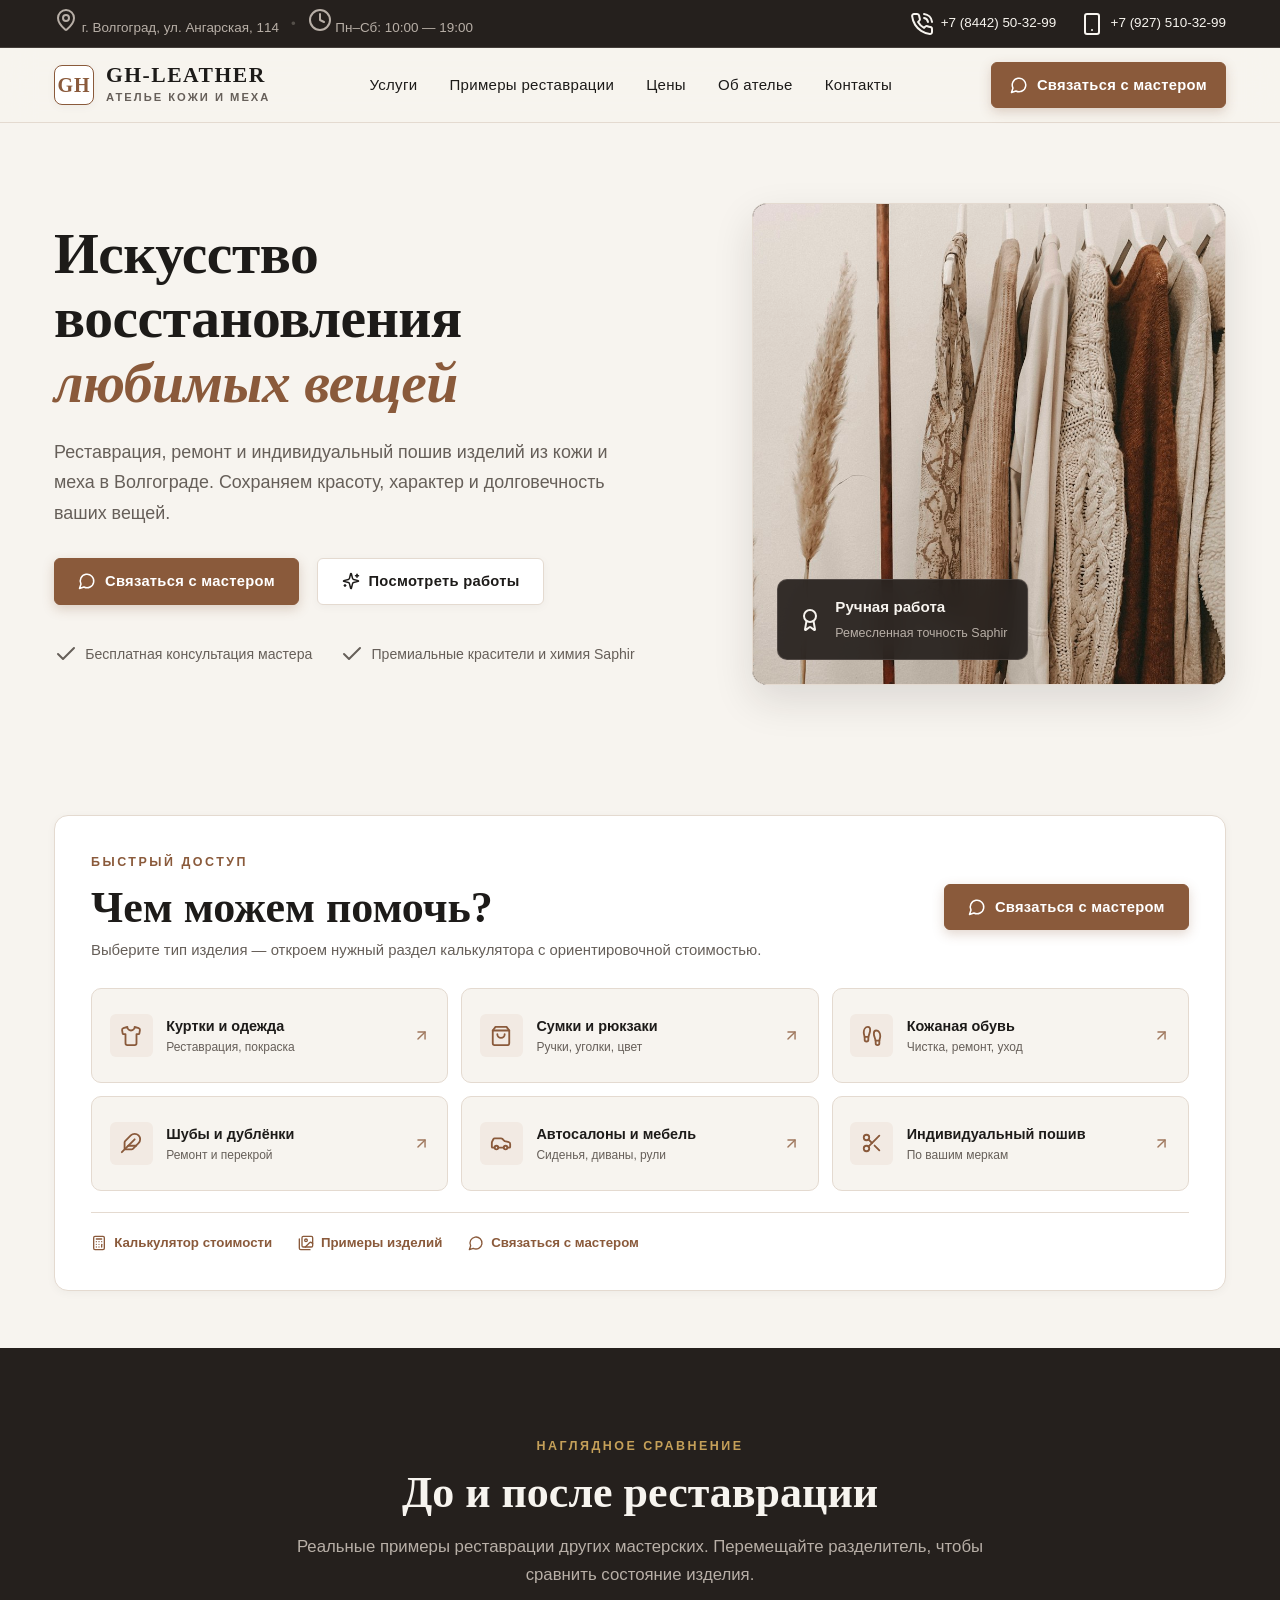
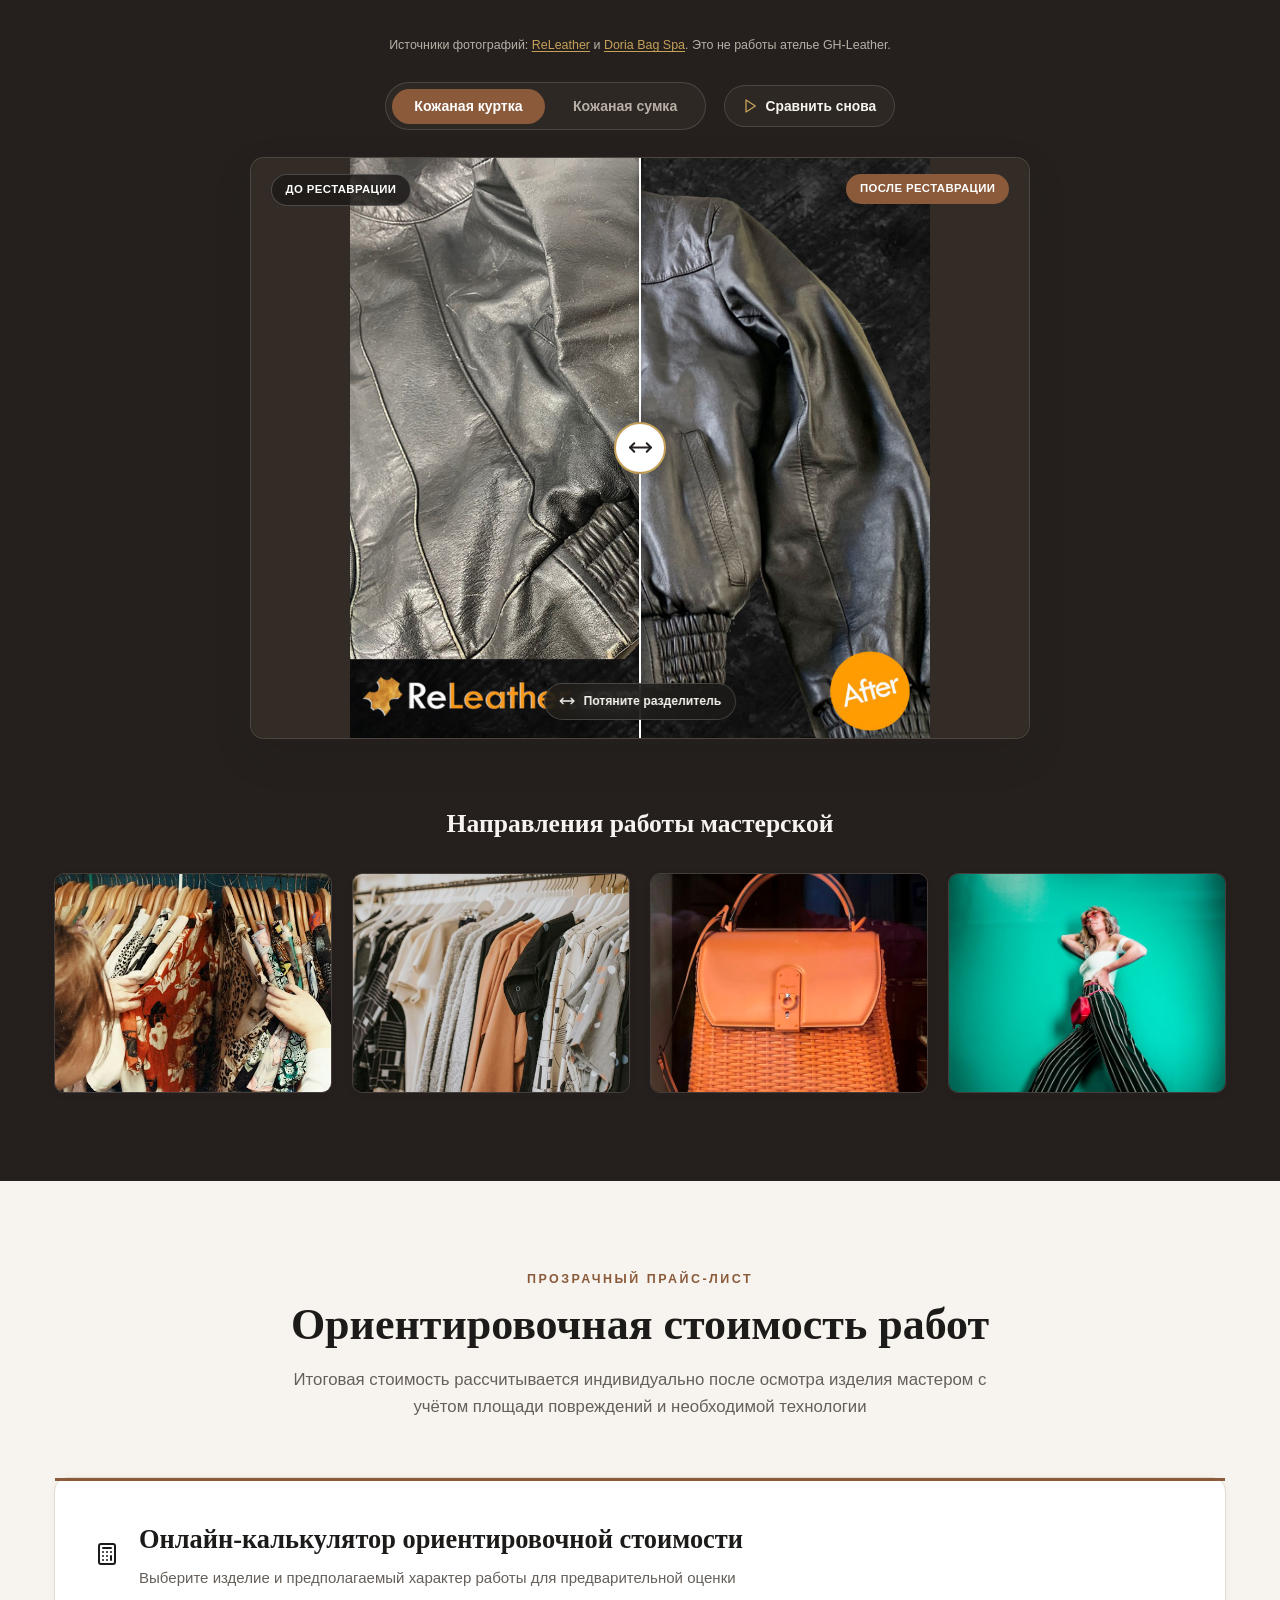
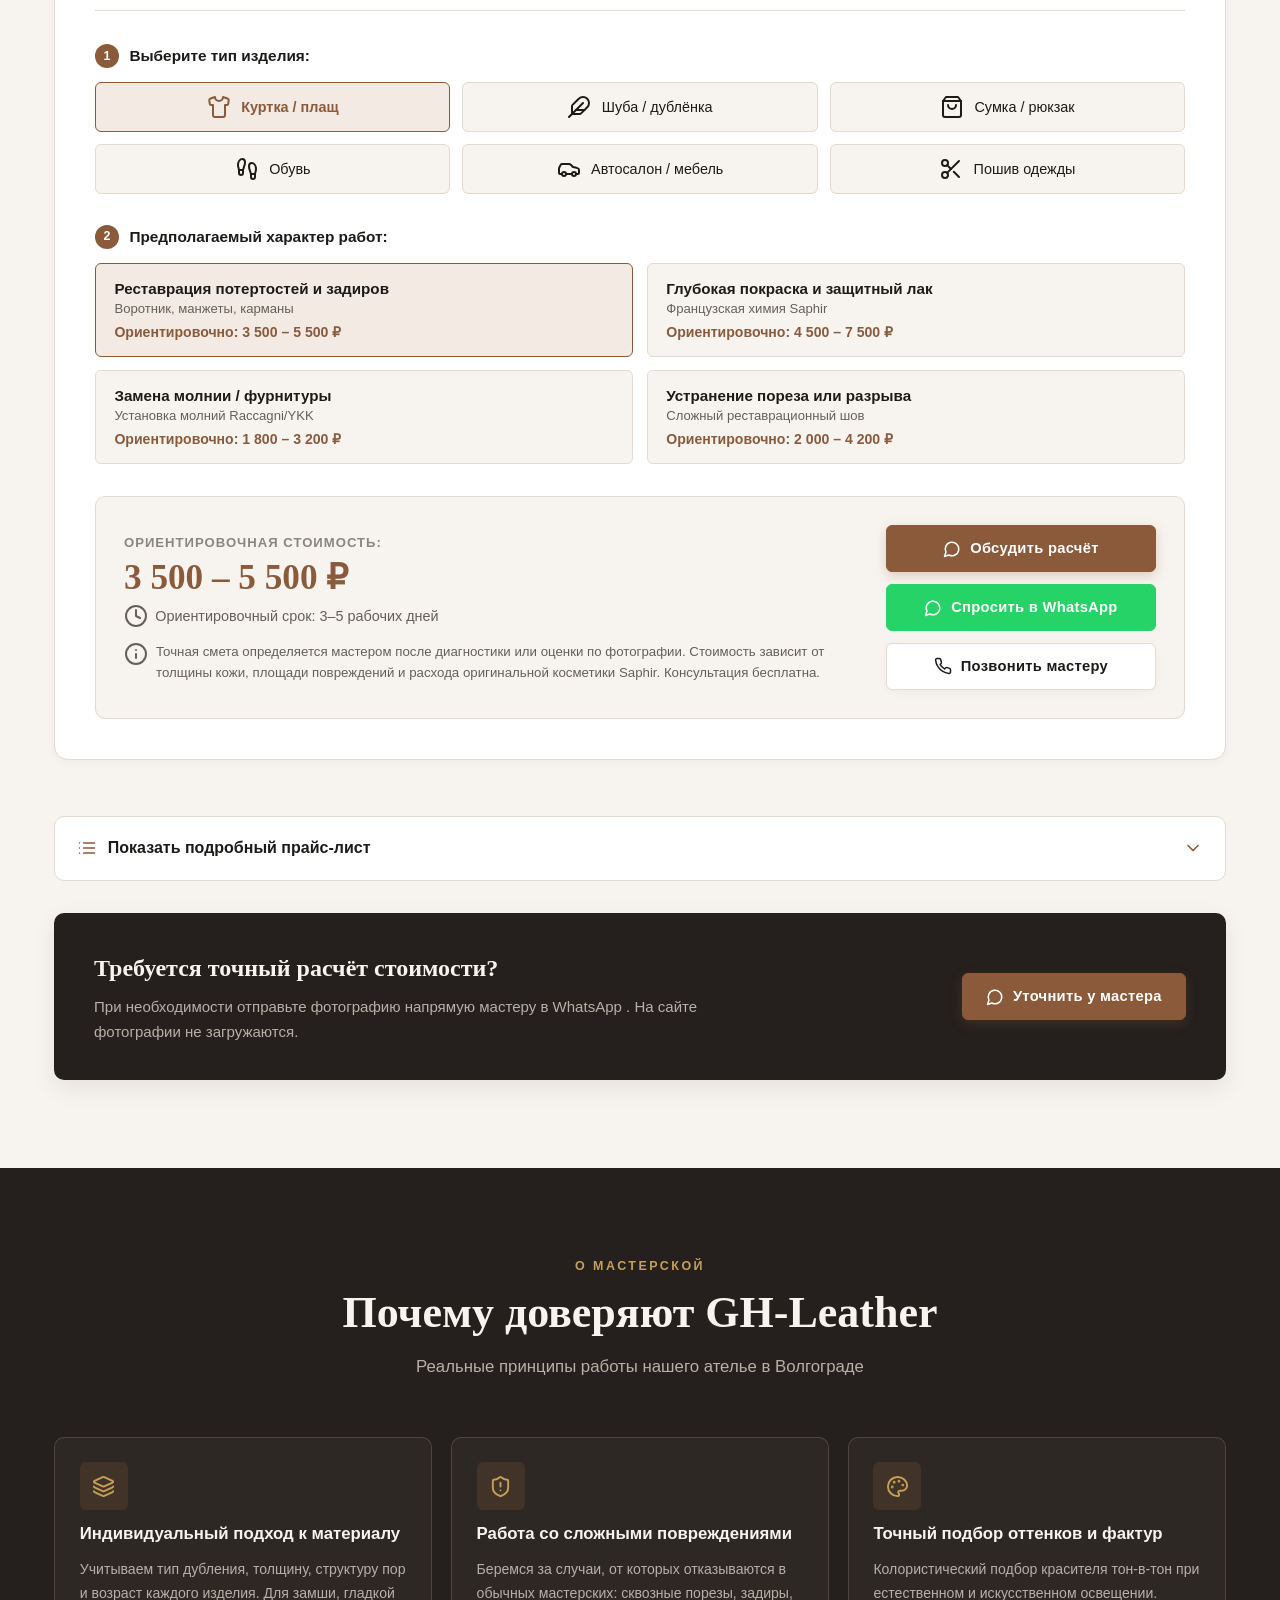
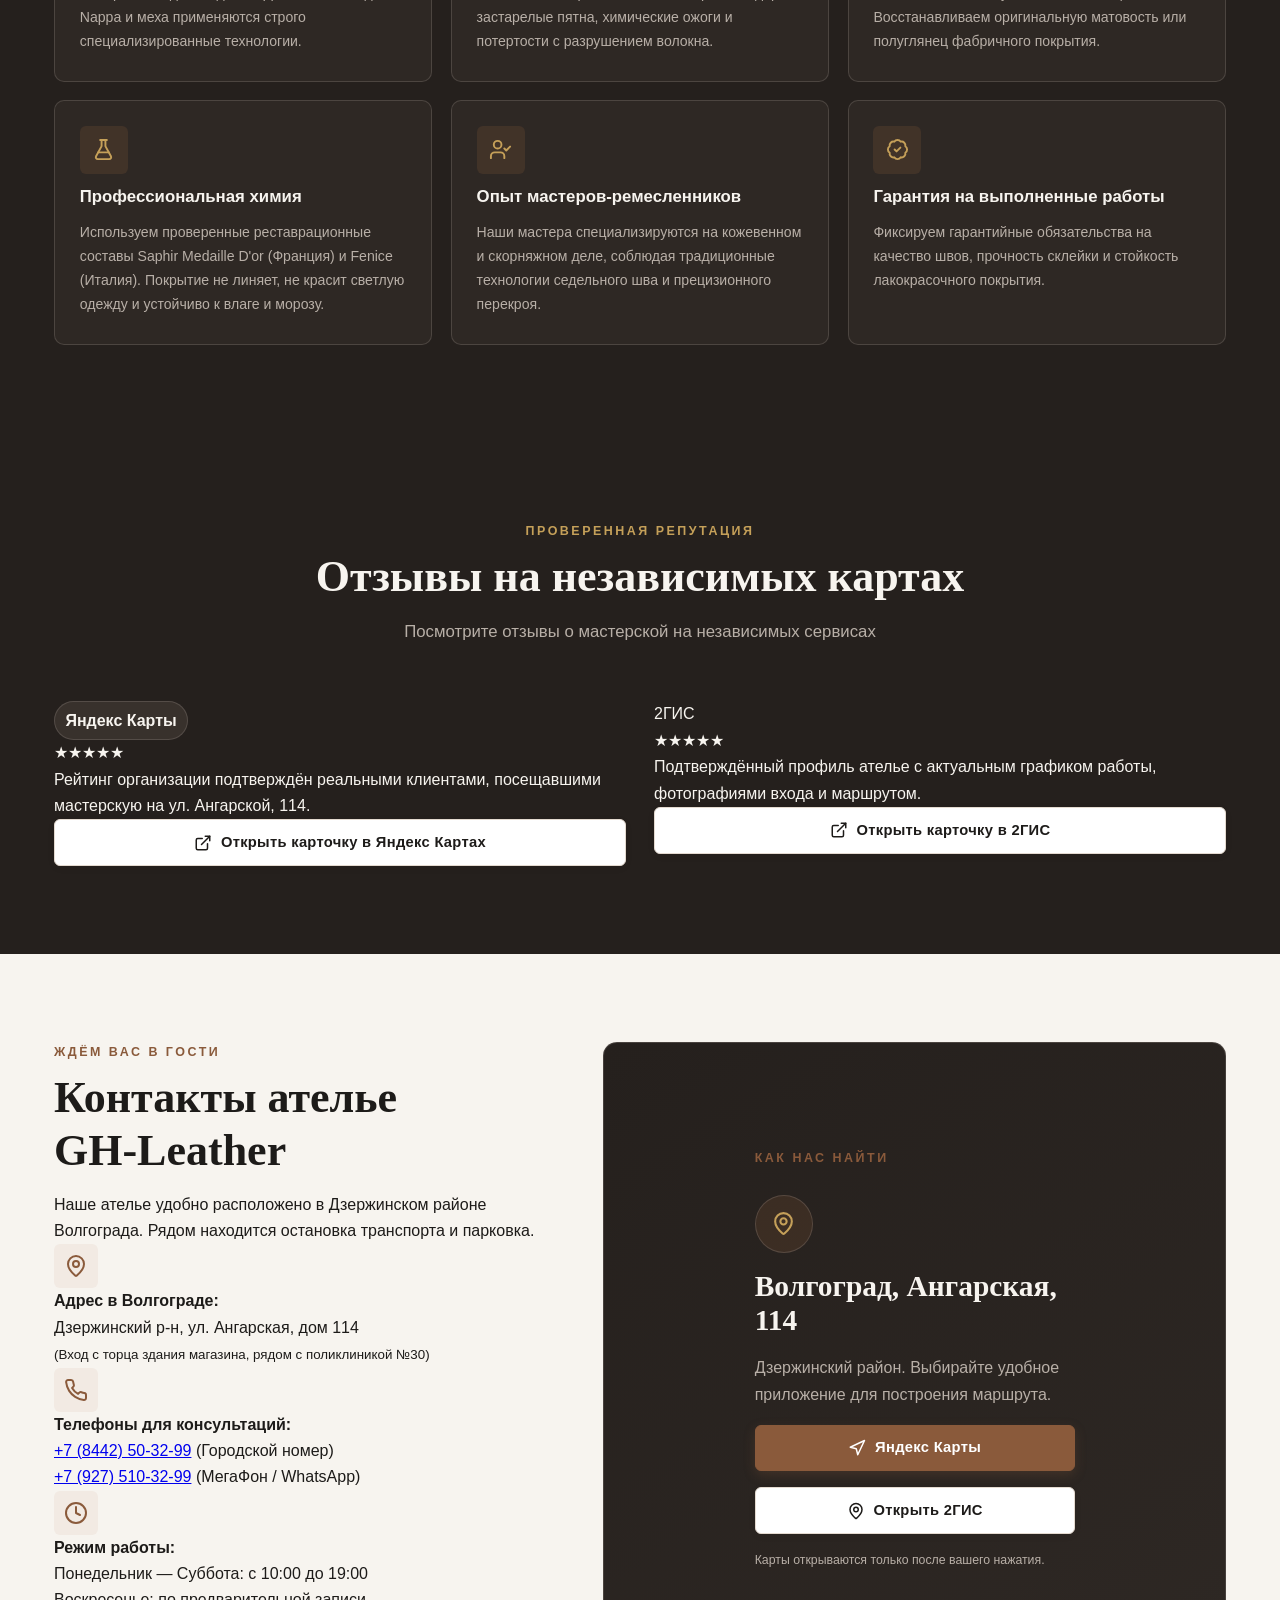
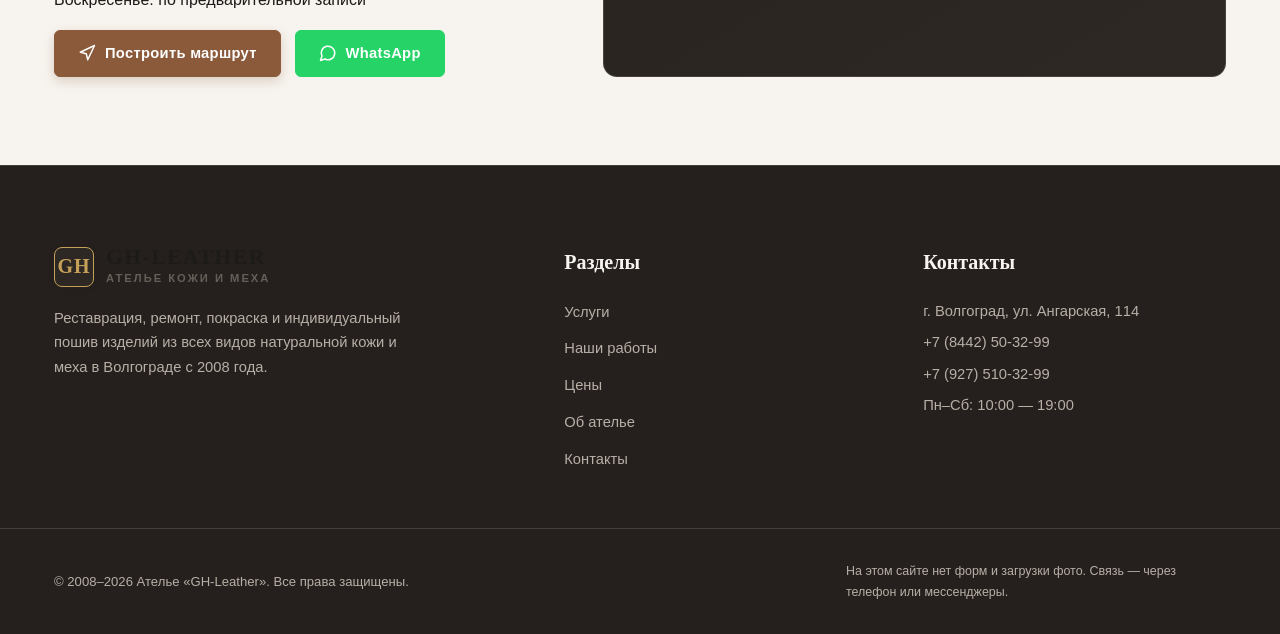
<file: index.html>
<!DOCTYPE html>
<html lang="ru">
<head>
    <meta charset="UTF-8">
    <meta name="viewport" content="width=device-width, initial-scale=1.0">
    <meta name="referrer" content="no-referrer">
    <meta http-equiv="Content-Security-Policy" content="default-src 'self'; img-src 'self' data:; font-src 'self'; script-src 'self' 'unsafe-inline'; style-src 'self' 'unsafe-inline'; connect-src 'none'; frame-src 'none'; form-action 'none'; object-src 'none'; base-uri 'self';">
    <title>GH-Leather — Ателье реставрации, ремонта и пошива изделий из кожи и меха в Волгограде</title>
    <meta name="description" content="Профессиональная реставрация, ремонт, покраска и индивидуальный пошив кожаных курток, шуб, дублёнок, обуви, сумок, салонов авто и мебели в Волгограде. Ул. Ангарская, 114. Калькулятор стоимости и контакты мастера.">
    <link rel="canonical" href="https://ghleather.ru/">
    
    <!-- Open Graph & Social Meta -->
    <meta property="og:type" content="website">
    <meta property="og:locale" content="ru_RU">
    <meta property="og:site_name" content="Ателье GH-Leather Волгоград">
    <meta property="og:title" content="GH-Leather — Ателье кожи и меха в Волгограде">
    <meta property="og:description" content="Реставрация, покраска, перекрой и пошив изделий из натуральной кожи и меха. Французская химия Saphir, сохранение заводского вида вещей.">
    <meta property="og:url" content="https://ghleather.ru/">
    <meta property="og:image" content="https://ghleather.ru/images/slide_2.jpg">

    <!-- Geo Tags -->
    <meta name="geo.region" content="RU-VGG">
    <meta name="geo.placename" content="Волгоград">
    <meta name="geo.position" content="48.7194;44.4842">
    <meta name="ICBM" content="48.7194, 44.4842">

    <!-- Schema.org Structured Data -->
    <script type="application/ld+json">
    {
      "@context": "https://schema.org",
      "@type": "LocalBusiness",
      "name": "Ателье кожи и меха GH-Leather",
      "image": "https://ghleather.ru/images/slide_2.jpg",
      "telephone": ["+7-8442-50-32-99", "+7-927-510-32-99"],
      "url": "https://ghleather.ru/",
      "address": {
        "@type": "PostalAddress",
        "streetAddress": "ул. Ангарская, 114",
        "addressLocality": "Волгоград",
        "addressRegion": "Волгоградская область",
        "postalCode": "400075",
        "addressCountry": "RU"
      },
      "geo": {
        "@type": "GeoCoordinates",
        "latitude": 48.7194,
        "longitude": 44.4842
      },
      "openingHoursSpecification": [
        {
          "@type": "OpeningHoursSpecification",
          "dayOfWeek": ["Monday", "Tuesday", "Wednesday", "Thursday", "Friday", "Saturday"],
          "opens": "10:00",
          "closes": "19:00"
        }
      ],
      "priceRange": "3500-25000 RUB"
    }
    </script>

    <!-- Google Fonts: Cormorant Garamond & Manrope (Contemporary Luxury / Editorial Minimalism) -->
    <!-- AOS Animations from GitHub -->

    <!-- Lucide Icons -->
    <script defer src="images/lucide.min.js"></script>
    <link rel="stylesheet" href="styles.css?v=20261030-slider4">
</head>
<body id="top">

    <!-- Top Info Bar -->
    <div class="top-bar">
        <div class="container top-bar-content">
            <div class="top-info">
                <span><i data-lucide="map-pin"></i> г. Волгоград, ул. Ангарская, 114</span>
                <span class="divider">•</span>
                <span><i data-lucide="clock"></i> Пн–Сб: 10:00 — 19:00</span>
            </div>
            <div class="top-contacts">
                <a href="tel:+78442503299" class="phone-link"><i data-lucide="phone-call"></i> +7 (8442) 50-32-99</a>
                <a href="tel:+79275103299" class="phone-link"><i data-lucide="smartphone"></i> +7 (927) 510-32-99</a>
            </div>
        </div>
    </div>

    <!-- Main Navigation Header (Compact Sticky) -->
    <header class="navbar" id="navbar">
        <div class="container nav-container">
            <a href="#top" class="brand-logo" aria-label="GH-Leather — к началу страницы">
                <div class="logo-crest"><span class="logo-initials">GH</span></div>
                <div class="logo-text-group">
                    <span class="logo-title">GH-LEATHER</span>
                    <span class="logo-subtitle">АТЕЛЬЕ КОЖИ И МЕХА</span>
                </div>
            </a>

            <!-- 5 Exact Main Sections Required by Spec -->
            <nav class="nav-links">
                <a href="#services">Услуги</a>
                <a href="#portfolio">Примеры реставрации</a>
                <a href="#prices">Цены</a>
                <a href="#about">Об ателье</a>
                <a href="#contacts">Контакты</a>
            </nav>

            <div class="nav-actions">
                <a href="#contacts" class="btn btn-luxury desktop-only-btn">
                    <i data-lucide="message-circle"></i> Связаться с мастером
                </a>
                <button class="mobile-toggle" id="menu-toggle-btn" type="button" aria-label="Открыть меню" aria-controls="mobile-menu" aria-expanded="false" onclick="toggleMobileMenu()">
                    <i data-lucide="menu"></i>
                </button>
            </div>
        </div>
    </header>

    <!-- Mobile Drawer Overlay & Menu -->
    <div id="mobile-menu-overlay" class="mobile-menu-overlay" onclick="toggleMobileMenu()"></div>
    <div id="mobile-menu" class="mobile-menu" aria-hidden="true">
        <div class="mobile-menu-header">
            <div class="brand-logo">
                <div class="logo-crest"><span class="logo-initials">GH</span></div>
                <div class="logo-text-group">
                    <span class="logo-title">GH-LEATHER</span>
                    <span class="logo-subtitle">ВОЛГОГРАД</span>
                </div>
            </div>
            <button class="close-menu-btn" onclick="toggleMobileMenu()" aria-label="Закрыть меню">
                <i data-lucide="x"></i>
            </button>
        </div>
        <nav class="mobile-nav-links">
            <a href="#services" onclick="toggleMobileMenu()"><i data-lucide="scissors"></i> Услуги</a>
            <a href="#portfolio" onclick="toggleMobileMenu()"><i data-lucide="sparkles"></i> Наши работы</a>
            <a href="#prices" onclick="toggleMobileMenu()"><i data-lucide="tag"></i> Цены</a>
            <a href="#about" onclick="toggleMobileMenu()"><i data-lucide="shield-check"></i> Об ателье</a>
            <a href="#contacts" onclick="toggleMobileMenu()"><i data-lucide="map-pin"></i> Контакты</a>
        </nav>
        <div class="mobile-menu-contacts">
            <a href="#contacts" onclick="toggleMobileMenu()" class="btn btn-primary-gold full-width">
                <i data-lucide="message-circle"></i> Связаться с мастером
            </a>
            <a href="tel:+78442503299" class="btn btn-outline full-width"><i data-lucide="phone"></i> +7 (8442) 50-32-99</a>
            <a href="https://wa.me/79275103299" target="_blank" rel="noopener noreferrer" class="btn btn-whatsapp full-width"><i data-lucide="message-circle"></i> WhatsApp</a>
        </div>
    </div>

    <main>
        <!-- 4.2. Первый экран (Hero Section) -->
        <section class="hero-section">
            <div class="hero-backdrop"></div>
            <div class="container hero-layout" data-aos="fade-up" data-aos-duration="800">
                <div class="hero-text-col">
                    <!-- Exactly as specified in 4.2 -->
                    <h1 class="hero-title">
                        Искусство восстановления <span class="gold-gradient">любимых вещей</span>
                    </h1>
                    <p class="hero-desc">
                        Реставрация, ремонт и индивидуальный пошив изделий из кожи и меха в Волгограде. Сохраняем красоту, характер и долговечность ваших вещей.
                    </p>
                    <div class="hero-buttons">
                        <a href="#contacts" class="btn btn-primary-gold">
                            <i data-lucide="message-circle"></i> Связаться с мастером
                        </a>
                        <a href="#portfolio" class="btn btn-glass">
                            <i data-lucide="sparkles"></i> Посмотреть работы
                        </a>
                    </div>
                    <div class="hero-trust-row">
                        <div class="trust-item"><i data-lucide="check"></i> <span>Бесплатная консультация мастера</span></div>
                        <div class="trust-item"><i data-lucide="check"></i> <span>Премиальные красители и химия Saphir</span></div>
                    </div>
                </div>

                <div class="hero-visual-col" data-aos="fade-left" data-aos-delay="200">
                    <div class="hero-image-card">
                        <img src="images/hero_leather_craft.jpg" alt="Процесс реставрации кожи в ателье GH-Leather" class="hero-featured-img">
                        <div class="hero-img-overlay"></div>
                        <div class="hero-card-floating-badge">
                            <i data-lucide="award"></i>
                            <div>
                                <strong>Ручная работа</strong>
                                <span>Ремесленная точность Saphir</span>
                            </div>
                        </div>
                    </div>
                </div>
            </div>
        </section>


        <!-- Компактная панель быстрого доступа к услугам -->
        <section id="services" class="section-padding quick-services-section">
            <div class="container">
                <div class="quick-services-panel" data-aos="fade-up">
                    <div class="quick-services-intro">
                        <div>
                            <span class="section-subtitle">БЫСТРЫЙ ДОСТУП</span>
                            <h2 class="section-main-title">Чем можем помочь?</h2>
                            <p>Выберите тип изделия — откроем нужный раздел калькулятора с ориентировочной стоимостью.</p>
                        </div>
                        <a href="#contacts" class="btn btn-primary-gold quick-services-cta">
                            <i data-lucide="message-circle"></i> Связаться с мастером
                        </a>
                    </div>
                    <div class="quick-services-grid" aria-label="Выберите категорию услуг">
                        <button type="button" class="quick-service-item" onclick="goToService('jacket')">
                            <span class="quick-service-icon"><i data-lucide="shirt"></i></span>
                            <span class="quick-service-copy"><strong>Куртки и одежда</strong><small>Реставрация, покраска</small></span>
                            <i data-lucide="arrow-up-right" class="quick-service-arrow"></i>
                        </button>
                        <button type="button" class="quick-service-item" onclick="goToService('bag')">
                            <span class="quick-service-icon"><i data-lucide="shopping-bag"></i></span>
                            <span class="quick-service-copy"><strong>Сумки и рюкзаки</strong><small>Ручки, уголки, цвет</small></span>
                            <i data-lucide="arrow-up-right" class="quick-service-arrow"></i>
                        </button>
                        <button type="button" class="quick-service-item" onclick="goToService('shoes')">
                            <span class="quick-service-icon"><i data-lucide="footprints"></i></span>
                            <span class="quick-service-copy"><strong>Кожаная обувь</strong><small>Чистка, ремонт, уход</small></span>
                            <i data-lucide="arrow-up-right" class="quick-service-arrow"></i>
                        </button>
                        <button type="button" class="quick-service-item" onclick="goToService('fur')">
                            <span class="quick-service-icon"><i data-lucide="feather"></i></span>
                            <span class="quick-service-copy"><strong>Шубы и дублёнки</strong><small>Ремонт и перекрой</small></span>
                            <i data-lucide="arrow-up-right" class="quick-service-arrow"></i>
                        </button>
                        <button type="button" class="quick-service-item" onclick="goToService('auto')">
                            <span class="quick-service-icon"><i data-lucide="car"></i></span>
                            <span class="quick-service-copy"><strong>Автосалоны и мебель</strong><small>Сиденья, диваны, рули</small></span>
                            <i data-lucide="arrow-up-right" class="quick-service-arrow"></i>
                        </button>
                        <button type="button" class="quick-service-item" onclick="goToService('tailoring')">
                            <span class="quick-service-icon"><i data-lucide="scissors"></i></span>
                            <span class="quick-service-copy"><strong>Индивидуальный пошив</strong><small>По вашим меркам</small></span>
                            <i data-lucide="arrow-up-right" class="quick-service-arrow"></i>
                        </button>
                    </div>
                    <div class="quick-services-footer">
                        <a href="#prices"><i data-lucide="calculator"></i> Калькулятор стоимости</a>
                        <a href="#portfolio"><i data-lucide="images"></i> Примеры изделий</a>
                        <a href="#contacts"><i data-lucide="message-circle"></i> Связаться с мастером</a>
                    </div>
                </div>
            </div>
        </section>

        <!-- 4.4. До и после реставрации -->
        <section id="portfolio" class="section-padding dark-bg">
            <div class="container">
                <div class="section-head text-center" data-aos="fade-up">
                    <span class="section-subtitle">НАГЛЯДНОЕ СРАВНЕНИЕ</span>
                    <h2 class="section-main-title">До и после реставрации</h2>
                    <p class="section-lead">Реальные примеры реставрации других мастерских. Перемещайте разделитель, чтобы сравнить состояние изделия.</p>
                </div>

                <!-- Category Switcher for Portfolio -->
                <p class="portfolio-source-note">Источники фотографий: <a href="https://www.releather.com/leather-restoration-jackets-coats" target="_blank" rel="noopener noreferrer">ReLeather</a> и <a href="https://doriabagspa.com/pages/gallery" target="_blank" rel="noopener noreferrer">Doria Bag Spa</a>. Это не работы ателье GH-Leather.</p>
                <div class="category-tabs-wrapper" data-aos="fade-up">
                    <div class="category-tabs" id="portfolio-tabs">
                        <button type="button" class="tab-btn active" data-case="jacket" aria-pressed="true" onclick="switchPortfolioCase('jacket', this)">Кожаная куртка</button>
                        <button type="button" class="tab-btn" data-case="bag" aria-pressed="false" onclick="switchPortfolioCase('bag', this)">Кожаная сумка</button>
                    </div>
                    <button type="button" class="ba-demo-btn" id="ba-animate-button" title="Показать сравнение ещё раз">
                        <i data-lucide="play"></i> Сравнить снова
                    </button>
                </div>

                <!-- Interactive Comparison Slider Box -->
                <div class="slider-showcase-wrapper" >
                    <div class="before-after-container" id="ba-slider" style="--ba-preview-image: url('images/studio_jacket_after.jpg')">
                        <!-- Before Layer (Base) -->
                        <div class="ba-layer ba-before">
                            <img src="images/studio_jacket_before.jpg" alt="Реальная кожаная куртка до реставрации (пример ReLeather)" id="ba-img-before" class="ba-image" decoding="async" draggable="false">
                            <div class="visual-badge badge-before">ДО РЕСТАВРАЦИИ</div>
                        </div>

                        <!-- After Layer (Clipped over before) -->
                        <div class="ba-layer ba-after" id="ba-after-layer">
                            <img src="images/studio_jacket_after.jpg" alt="Кожаная куртка после реставрации (пример ReLeather)" id="ba-img-after" class="ba-image" decoding="async" draggable="false">
                            <div class="visual-badge badge-after">ПОСЛЕ РЕСТАВРАЦИИ</div>
                        </div>

                        <!-- Handle with divider line -->
                        <div class="ba-handle" id="ba-handle" role="slider" tabindex="0" aria-label="Сравнение до и после" aria-valuemin="5" aria-valuemax="95" aria-valuenow="50" aria-valuetext="50 процентов">
                            <div class="handle-line"></div>
                            <div class="handle-circle" aria-label="Сравнить до и после">
                                <i data-lucide="move-horizontal"></i>
                            </div>
                            <div class="handle-line"></div>
                        </div>
                        <div class="ba-swipe-hint" id="ba-swipe-hint" aria-hidden="true"><i data-lucide="move-horizontal"></i> Потяните разделитель</div>
                    </div>

                </div>

                <!-- Gallery Architecture (existing image gallery) -->
                <div class="atelier-gallery-block" data-aos="fade-up">
                    <h3 class="gallery-block-title">Направления работы мастерской</h3>
                    <div class="gallery-grid">
                        <div class="gallery-item">
                            <img src="images/gallery_dyeing.jpg" alt="Покраска и колористика кожи" class="gallery-img">
                            <div class="gallery-caption-overlay">Колористика и покраска</div>
                        </div>
                        <div class="gallery-item">
                            <img src="images/gallery_fur.jpg" alt="Перекрой и реставрация меха" class="gallery-img">
                            <div class="gallery-caption-overlay">Перекрой и пошив меха</div>
                        </div>
                        <div class="gallery-item">
                            <img src="images/gallery_bag.jpg" alt="Реставрация брендовых сумок" class="gallery-img">
                            <div class="gallery-caption-overlay">Реставрация сумок и обуви</div>
                        </div>
                        <div class="gallery-item">
                            <img src="images/gallery_tailoring.jpg" alt="Индивидуальный пошив из кожи" class="gallery-img">
                            <div class="gallery-caption-overlay">Индивидуальный пошив</div>
                        </div>
                    </div>
                </div>
            </div>
        </section>

        <!-- 4.5. Цены (Pricing & Interactive Estimator) -->
        <section id="prices" class="section-padding">
            <div class="container">
                <div class="section-head text-center" data-aos="fade-up">
                    <span class="section-subtitle">ПРОЗРАЧНЫЙ ПРАЙС-ЛИСТ</span>
                    <h2 class="section-main-title">Ориентировочная стоимость работ</h2>
                    <p class="section-lead">Итоговая стоимость рассчитывается индивидуально после осмотра изделия мастером с учётом площади повреждений и необходимой технологии</p>
                </div>

                <!-- 6. Интерактивный калькулятор стоимости -->
                <div class="calculator-container" data-aos="fade-up">
                    <div class="calc-header">
                        <div class="calc-icon-title">
                            <i data-lucide="calculator"></i>
                            <div>
                                <h3>Онлайн-калькулятор ориентировочной стоимости</h3>
                                <p>Выберите изделие и предполагаемый характер работы для предварительной оценки</p>
                            </div>
                        </div>
                    </div>
                    
                    <div class="calc-body">
                        <!-- Шаг 1: Тип изделия -->
                        <div class="calc-group">
                            <label class="calc-label"><span class="calc-step-num">1</span> Выберите тип изделия:</label>
                            <div class="calc-pills-grid" id="calc-item-types">
                                <button type="button" class="calc-pill active" data-item="jacket" onclick="setCalcItem('jacket', this)">
                                    <i data-lucide="shirt"></i> <span>Куртка / плащ</span>
                                </button>
                                <button type="button" class="calc-pill" data-item="fur" onclick="setCalcItem('fur', this)">
                                    <i data-lucide="feather"></i> <span>Шуба / дублёнка</span>
                                </button>
                                <button type="button" class="calc-pill" data-item="bag" onclick="setCalcItem('bag', this)">
                                    <i data-lucide="shopping-bag"></i> <span>Сумка / рюкзак</span>
                                </button>
                                <button type="button" class="calc-pill" data-item="shoes" onclick="setCalcItem('shoes', this)">
                                    <i data-lucide="footprints"></i> <span>Обувь</span>
                                </button>
                                <button type="button" class="calc-pill" data-item="auto" onclick="setCalcItem('auto', this)">
                                    <i data-lucide="car"></i> <span>Автосалон / мебель</span>
                                </button>
                                <button type="button" class="calc-pill" data-item="tailoring" onclick="setCalcItem('tailoring', this)">
                                    <i data-lucide="scissors"></i> <span>Пошив одежды</span>
                                </button>
                            </div>
                        </div>

                        <!-- Шаг 2: Характер работ -->
                        <div class="calc-group">
                            <label class="calc-label"><span class="calc-step-num">2</span> Предполагаемый характер работ:</label>
                            <div class="calc-works-grid" id="calc-works-list">
                                <!-- Заполняется динамически через JS -->
                            </div>
                        </div>

                        <!-- Шаг 3: Ориентировочный диапазон и связь -->
                        <div class="calc-result-box">
                            <div class="calc-result-info">
                                <span class="calc-result-label">Ориентировочная стоимость:</span>
                                <div class="calc-price-range" id="calc-price-display">от 3 500 до 6 000 ₽</div>
                                <div class="calc-time-estimate" id="calc-time-display">
                                    <i data-lucide="clock"></i> <span>Ориентировочный срок: 3–5 рабочих дней</span>
                                </div>
                                <p class="calc-disclaimer">
                                    <i data-lucide="info"></i>
                                    Точная смета определяется мастером после диагностики или оценки по фотографии. Стоимость зависит от толщины кожи, площади повреждений и расхода оригинальной косметики Saphir. Консультация бесплатна.
                                </p>
                            </div>

                            <div class="calc-result-actions">
                                <a href="#contacts" class="btn btn-primary-gold">
                                    <i data-lucide="message-circle"></i> Обсудить расчёт
                                </a>
                                <a href="https://wa.me/79275103299" target="_blank" rel="noopener noreferrer" class="btn btn-whatsapp" id="calc-wa-btn">
                                    <i data-lucide="message-circle"></i> Спросить в WhatsApp
                                </a>
                                <a href="tel:+78442503299" class="btn btn-glass">
                                    <i data-lucide="phone"></i> Позвонить мастеру
                                </a>
                            </div>
                        </div>
                    </div>
                </div>

                <details class="price-list-toggle">
                    <summary><span><i data-lucide="list"></i> Показать подробный прайс-лист</span><i data-lucide="chevron-down" class="price-list-chevron"></i></summary>
                    <div class="prices-table-container" data-aos="fade-up">
                    <table class="prices-table">
                        <thead>
                            <tr>
                                <th>Направление услуги</th>
                                <th>Что входит в базовую работу</th>
                                <th>Срок</th>
                                <th>Цена от</th>
                                <th>Действие</th>
                            </tr>
                        </thead>
                        <tbody>
                            <tr>
                                <td><strong>Реставрация кожаных курток</strong></td>
                                <td>Устранение задиров, порезов, трещин воротника и манжет</td>
                                <td>3–5 дней</td>
                                <td class="price-col">3 500 ₽</td>
                                <td><a href="#contacts" class="btn btn-sm btn-luxury">Заказать</a></td>
                            </tr>
                            <tr>
                                <td><strong>Покраска кожаной куртки</strong></td>
                                <td>Глубокая очистка, подбор оттенка, покраска и защитный лак</td>
                                <td>4–6 дней</td>
                                <td class="price-col">4 500 ₽</td>
                                <td><a href="#contacts" class="btn btn-sm btn-luxury">Заказать</a></td>
                            </tr>
                            <tr>
                                <td><strong>Реставрация и покраска сумок</strong></td>
                                <td>Восстановление уголков, ручек, очистка, покраска тона</td>
                                <td>2–4 дня</td>
                                <td class="price-col">2 800 ₽</td>
                                <td><a href="#contacts" class="btn btn-sm btn-luxury">Заказать</a></td>
                            </tr>
                            <tr>
                                <td><strong>Покраска и спа-уход для обуви</strong></td>
                                <td>Выведение реагентов, покраска туфель/сапог, нано-пропитка</td>
                                <td>2–3 дня</td>
                                <td class="price-col">2 200 ₽</td>
                                <td><a href="#contacts" class="btn btn-sm btn-luxury">Заказать</a></td>
                            </tr>
                            <tr>
                                <td><strong>Перекрой шубы / дубленки</strong></td>
                                <td>Изменение фасона, укорачивание, коррекция проймы, посадка</td>
                                <td>5–10 дней</td>
                                <td class="price-col">9 000 ₽</td>
                                <td><a href="#contacts" class="btn btn-sm btn-luxury">Заказать</a></td>
                            </tr>
                            <tr>
                                <td><strong>Индивидуальный пошив куртки</strong></td>
                                <td>Снятие мерок, раскрой итальянской Nappa, примерки, сборка</td>
                                <td>7–14 дней</td>
                                <td class="price-col">18 000 ₽</td>
                                <td><a href="#contacts" class="btn btn-sm btn-luxury">Заказать</a></td>
                            </tr>
                            <tr>
                                <td><strong>Ремонт автосидений / дивана</strong></td>
                                <td>Локальное устранение прожогов, порезов, восстановление цвета</td>
                                <td>1–3 дня</td>
                                <td class="price-col">5 000 ₽</td>
                                <td><a href="#contacts" class="btn btn-sm btn-luxury">Заказать</a></td>
                            </tr>
                        </tbody>
                    </table>
                </div>
                </details>

                <div class="price-cta-box" data-aos="fade-up">
                    <div>
                        <h4>Требуется точный расчёт стоимости?</h4>
                        <p>При необходимости отправьте фотографию напрямую мастеру в WhatsApp . На сайте фотографии не загружаются.</p>
                    </div>
                    <a href="#contacts" class="btn btn-primary-gold">
                        <i data-lucide="message-circle"></i> Уточнить у мастера
                    </a>
                </div>
            </div>
        </section>

        <!-- 4.5. Об ателье и Преимущества (About & Advantages) -->
        <section id="about" class="section-padding dark-bg">
            <div class="container">
                <div class="section-head text-center" data-aos="fade-up">
                    <span class="section-subtitle">О МАСТЕРСКОЙ</span>
                    <h2 class="section-main-title">Почему доверяют GH-Leather</h2>
                    <p class="section-lead">Реальные принципы работы нашего ателье в Волгограде</p>
                </div>

                <!-- Exactly as specified in 4.5 (No fake figures) -->
                <div class="advantages-grid">
                    <div class="adv-card" data-aos="fade-up" data-aos-delay="100">
                        <div class="adv-icon-wrap"><i data-lucide="layers"></i></div>
                        <h3>Индивидуальный подход к материалу</h3>
                        <p>Учитываем тип дубления, толщину, структуру пор и возраст каждого изделия. Для замши, гладкой Nappa и меха применяются строго специализированные технологии.</p>
                    </div>

                    <div class="adv-card" data-aos="fade-up" data-aos-delay="150">
                        <div class="adv-icon-wrap"><i data-lucide="shield-alert"></i></div>
                        <h3>Работа со сложными повреждениями</h3>
                        <p>Беремся за случаи, от которых отказываются в обычных мастерских: сквозные порезы, задиры, застарелые пятна, химические ожоги и потертости с разрушением волокна.</p>
                    </div>

                    <div class="adv-card" data-aos="fade-up" data-aos-delay="200">
                        <div class="adv-icon-wrap"><i data-lucide="palette"></i></div>
                        <h3>Точный подбор оттенков и фактур</h3>
                        <p>Колористический подбор красителя тон-в-тон при естественном и искусственном освещении. Восстанавливаем оригинальную матовость или полуглянец фабричного покрытия.</p>
                    </div>

                    <div class="adv-card" data-aos="fade-up" data-aos-delay="250">
                        <div class="adv-icon-wrap"><i data-lucide="flask-conical"></i></div>
                        <h3>Профессиональная химия</h3>
                        <p>Используем проверенные реставрационные составы Saphir Medaille D'or (Франция) и Fenice (Италия). Покрытие не линяет, не красит светлую одежду и устойчиво к влаге и морозу.</p>
                    </div>

                    <div class="adv-card" data-aos="fade-up" data-aos-delay="300">
                        <div class="adv-icon-wrap"><i data-lucide="user-check"></i></div>
                        <h3>Опыт мастеров-ремесленников</h3>
                        <p>Наши мастера специализируются на кожевенном и скорняжном деле, соблюдая традиционные технологии седельного шва и прецизионного перекроя.</p>
                    </div>

                    <div class="adv-card" data-aos="fade-up" data-aos-delay="350">
                        <div class="adv-icon-wrap"><i data-lucide="badge-check"></i></div>
                        <h3>Гарантия на выполненные работы</h3>
                        <p>Фиксируем гарантийные обязательства на качество швов, прочность склейки и стойкость лакокрасочного покрытия.</p>
                    </div>
                </div>
            </div>
        </section>

        <!-- 4.7. Отзывы и доверие (Reputation & Maps) -->
        <section class="section-padding dark-bg">
            <div class="container">
                <div class="section-head text-center" data-aos="fade-up">
                    <span class="section-subtitle">ПРОВЕРЕННАЯ РЕПУТАЦИЯ</span>
                    <h2 class="section-main-title">Отзывы на независимых картах</h2>
                    <p class="section-lead">Посмотрите отзывы о мастерской на независимых сервисах</p>
                </div>

                <div class="maps-cards-grid" data-aos="fade-up">
                    <!-- Yandex Maps Card -->
                    <div class="map-review-card">
                        <div class="card-map-header">
                            <span class="map-brand yandex-badge">Яндекс Карты</span>
                            <div class="rating-stars">★★★★★</div>
                        </div>
                        <p class="map-card-text">Рейтинг организации подтверждён реальными клиентами, посещавшими мастерскую на ул. Ангарской, 114.</p>
                        <a href="https://yandex.ru/maps/?text=Волгоград+Ангарская+114+GH-Leather" target="_blank" rel="noopener noreferrer" class="btn btn-glass full-width">
                            <i data-lucide="external-link"></i> Открыть карточку в Яндекс Картах
                        </a>
                    </div>

                    <!-- 2GIS Card -->
                    <div class="map-review-card">
                        <div class="card-map-header">
                            <span class="map-brand twogis-badge">2ГИС</span>
                            <div class="rating-stars">★★★★★</div>
                        </div>
                        <p class="map-card-text">Подтверждённый профиль ателье с актуальным графиком работы, фотографиями входа и маршрутом.</p>
                        <a href="https://2gis.ru/volgograd/search/Ангарская%20114" target="_blank" rel="noopener noreferrer" class="btn btn-glass full-width">
                            <i data-lucide="external-link"></i> Открыть карточку в 2ГИС
                        </a>
                    </div>
                </div>
            </div>
        </section>

        <!-- 4.8. Контакты (Contacts & Interactive Map) -->
        <section id="contacts" class="section-padding">
            <div class="container">
                <div class="contacts-grid">
                    <div class="contact-info-panel" data-aos="fade-right">
                        <span class="section-subtitle">ЖДЁМ ВАС В ГОСТИ</span>
                        <h2 class="section-main-title">Контакты ателье GH-Leather</h2>
                        <p class="contacts-desc">Наше ателье удобно расположено в Дзержинском районе Волгограда. Рядом находится остановка транспорта и парковка.</p>

                        <div class="contact-details-list">
                            <div class="c-item">
                                <div class="c-icon"><i data-lucide="map-pin"></i></div>
                                <div>
                                    <strong>Адрес в Волгограде:</strong>
                                    <p>Дзержинский р-н, ул. Ангарская, дом 114<br><small class="text-muted">(Вход с торца здания магазина, рядом с поликлиникой №30)</small></p>
                                </div>
                            </div>

                            <div class="c-item">
                                <div class="c-icon"><i data-lucide="phone"></i></div>
                                <div>
                                    <strong>Телефоны для консультаций:</strong>
                                    <p><a href="tel:+78442503299">+7 (8442) 50-32-99</a> (Городской номер)</p>
                                    <p><a href="tel:+79275103299">+7 (927) 510-32-99</a> (МегаФон / WhatsApp)</p>
                                </div>
                            </div>

                            <div class="c-item">
                                <div class="c-icon"><i data-lucide="clock"></i></div>
                                <div>
                                    <strong>Режим работы:</strong>
                                    <p>Понедельник — Суббота: с 10:00 до 19:00<br>Воскресенье: по предварительной записи</p>
                                </div>
                            </div>
                        </div>

                        <div class="c-actions-row">
                            <a href="https://yandex.ru/maps/?rtext=~48.723908,44.475476" target="_blank" rel="noopener noreferrer" class="btn btn-luxury">
                                <i data-lucide="navigation"></i> Построить маршрут
                            </a>
                            <a href="https://wa.me/79275103299" target="_blank" rel="noopener noreferrer" class="btn btn-whatsapp">
                                <i data-lucide="message-circle"></i> WhatsApp
                            </a>
                        </div>
                    </div>

                    <!-- Static contact panel: no third-party map embeds, cookies or tracking -->
                    <div class="contact-map-panel contact-route-panel">
                        <div class="contact-route-content">
                            <span class="section-subtitle">КАК НАС НАЙТИ</span>
                            <div class="contact-route-icon"><i data-lucide="map-pin"></i></div>
                            <h3>Волгоград, Ангарская, 114</h3>
                            <p>Дзержинский район. Выбирайте удобное приложение для построения маршрута.</p>
                            <a class="btn btn-primary-gold" href="https://yandex.ru/maps/?text=Волгоград%2C%20Ангарская%20114" target="_blank" rel="noopener noreferrer"><i data-lucide="navigation"></i> Яндекс Карты</a>
                            <a class="btn btn-glass" href="https://2gis.ru/volgograd/search/Ангарская%20114" target="_blank" rel="noopener noreferrer"><i data-lucide="map-pin"></i> Открыть 2ГИС</a>
                            <small>Карты открываются только после вашего нажатия.</small>
                        </div>
                    </div>
                </div>
            </div>
        </section>
    </main>

    <!-- Toast Notifications Container -->
    <div id="toast-wrap" class="toast-wrap"></div>

    <!-- Clean Footer (Strict White-Label) -->
    <footer class="footer">
        <div class="container footer-content">
            <div class="footer-col">
                <div class="brand-logo">
                    <div class="logo-crest"><span class="logo-initials">GH</span></div>
                    <div class="logo-text-group">
                        <span class="logo-title">GH-LEATHER</span>
                        <span class="logo-subtitle">АТЕЛЬЕ КОЖИ И МЕХА</span>
                    </div>
                </div>
                <p class="footer-desc">Реставрация, ремонт, покраска и индивидуальный пошив изделий из всех видов натуральной кожи и меха в Волгограде с 2008 года.</p>
            </div>
            <div class="footer-col">
                <h4>Разделы</h4>
                <ul>
                    <li><a href="#services">Услуги</a></li>
                    <li><a href="#portfolio">Наши работы</a></li>
                    <li><a href="#prices">Цены</a></li>
                    <li><a href="#about">Об ателье</a></li>
                    <li><a href="#contacts">Контакты</a></li>
                </ul>
            </div>
            <div class="footer-col">
                <h4>Контакты</h4>
                <p>г. Волгоград, ул. Ангарская, 114</p>
                <p>+7 (8442) 50-32-99</p>
                <p>+7 (927) 510-32-99</p>
                <p>Пн–Сб: 10:00 — 19:00</p>
            </div>
        </div>
        <div class="footer-bottom">
            <div class="container footer-bottom-inner">
                <span>© 2008–2026 Ателье «GH-Leather». Все права защищены.</span>
                <div class="footer-data-note">На этом сайте нет форм и загрузки фото. Связь — через телефон или мессенджеры.</div>
            </div>
        </div>
    </footer>

    <!-- Scripts -->
    <script src="app.js?v=20261030-slider4"></script>
</body>
</html>
</file>
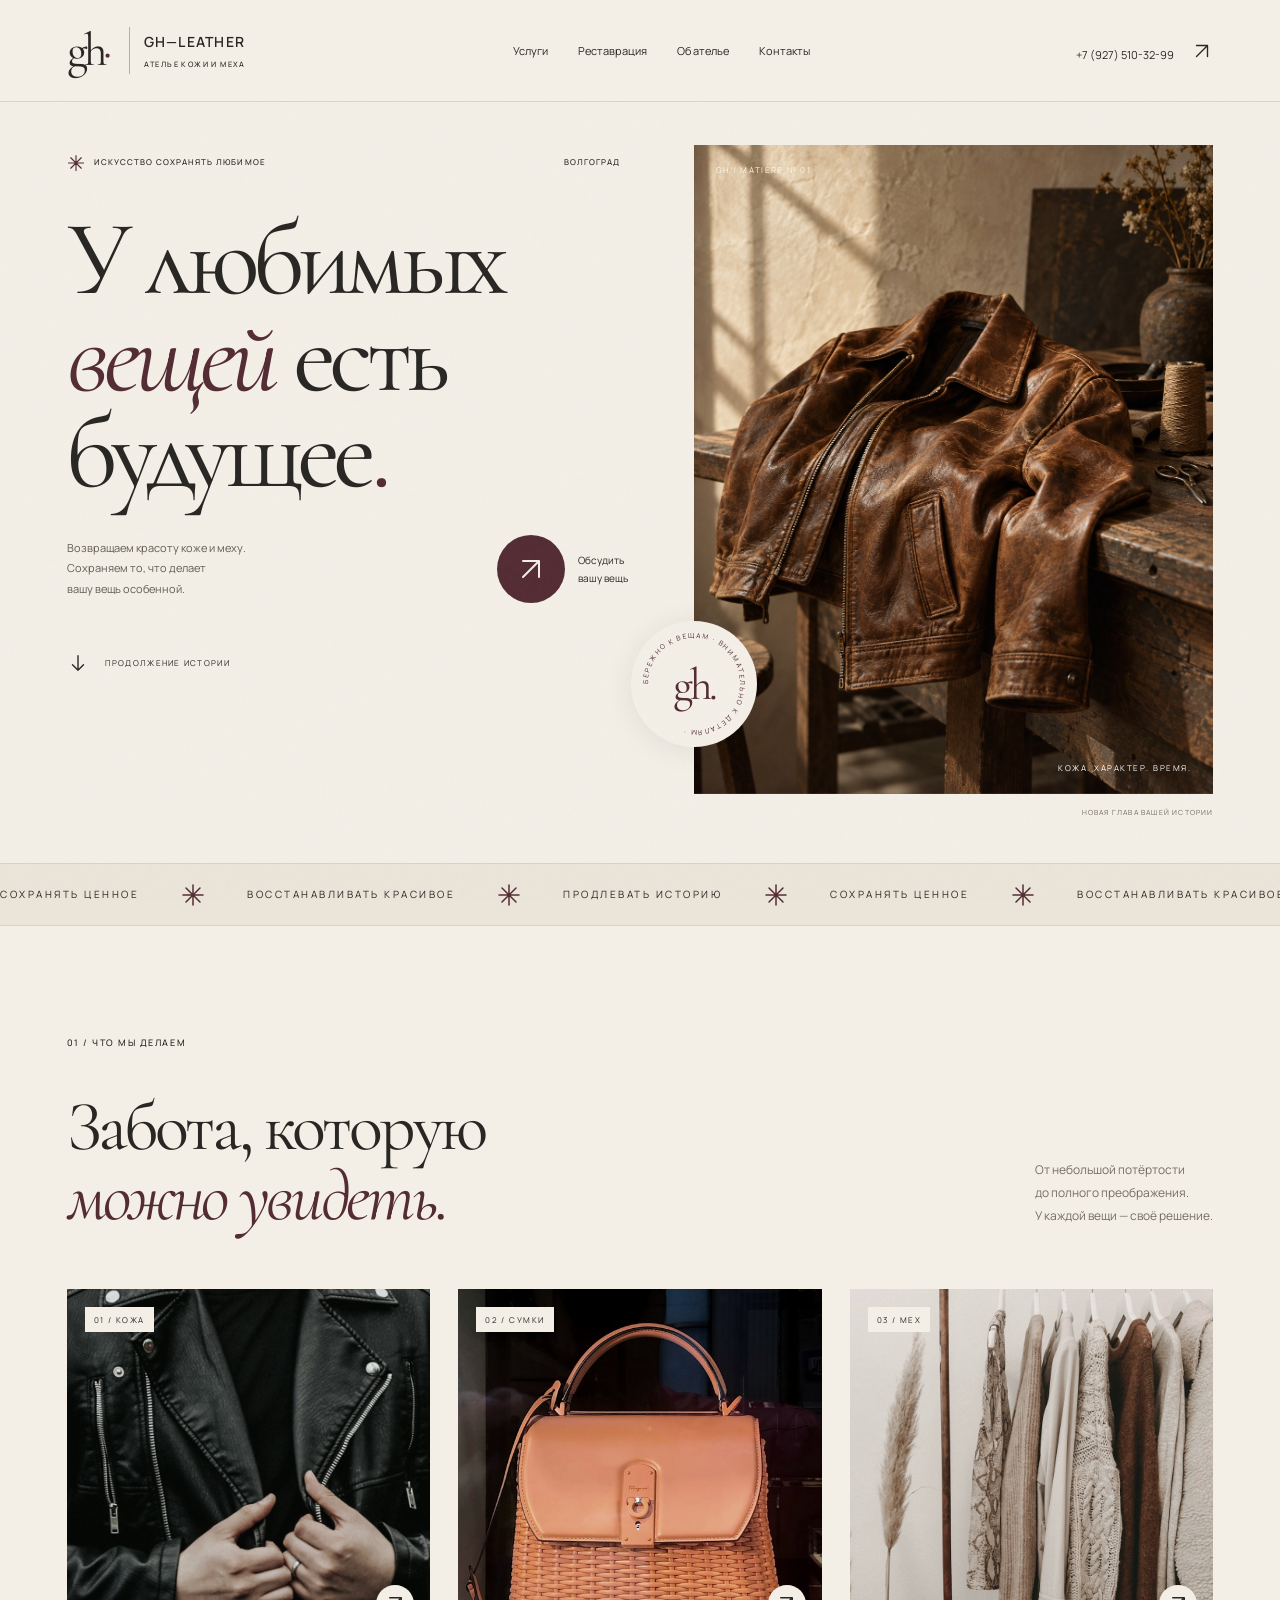
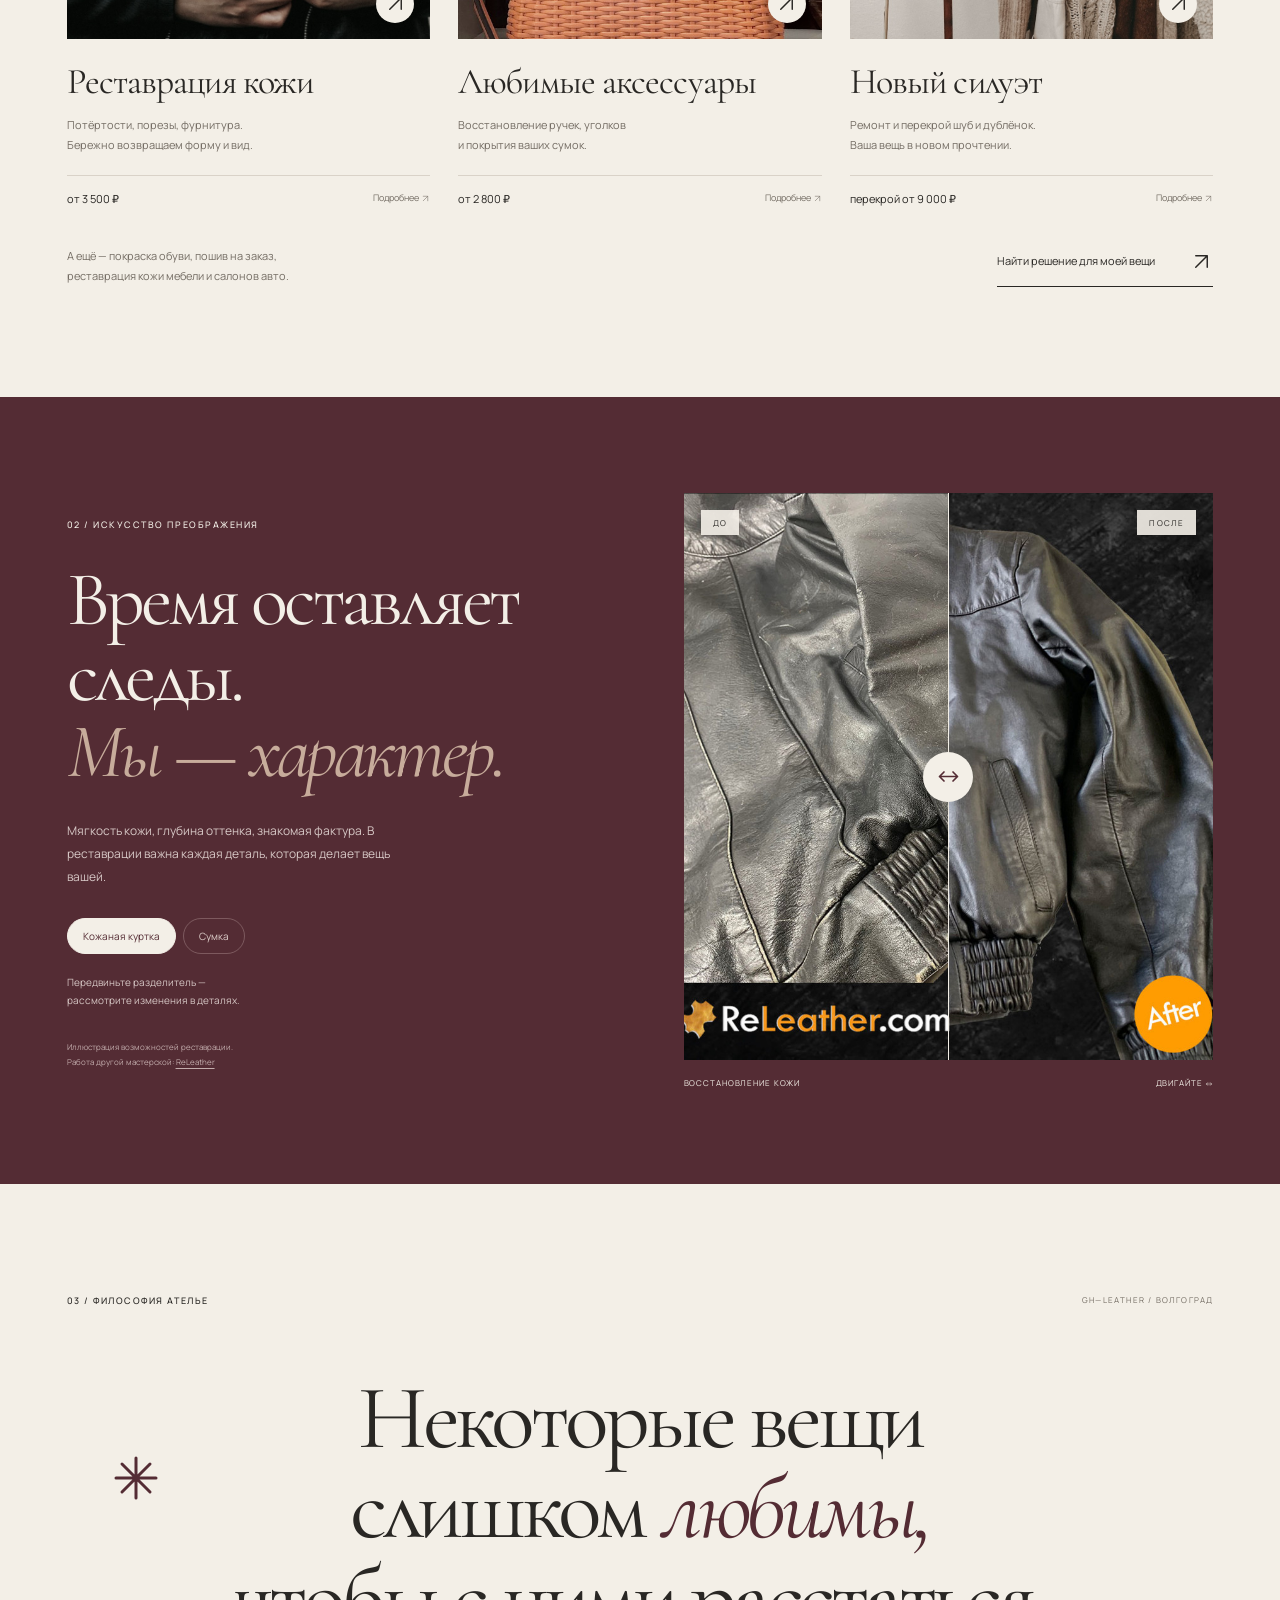
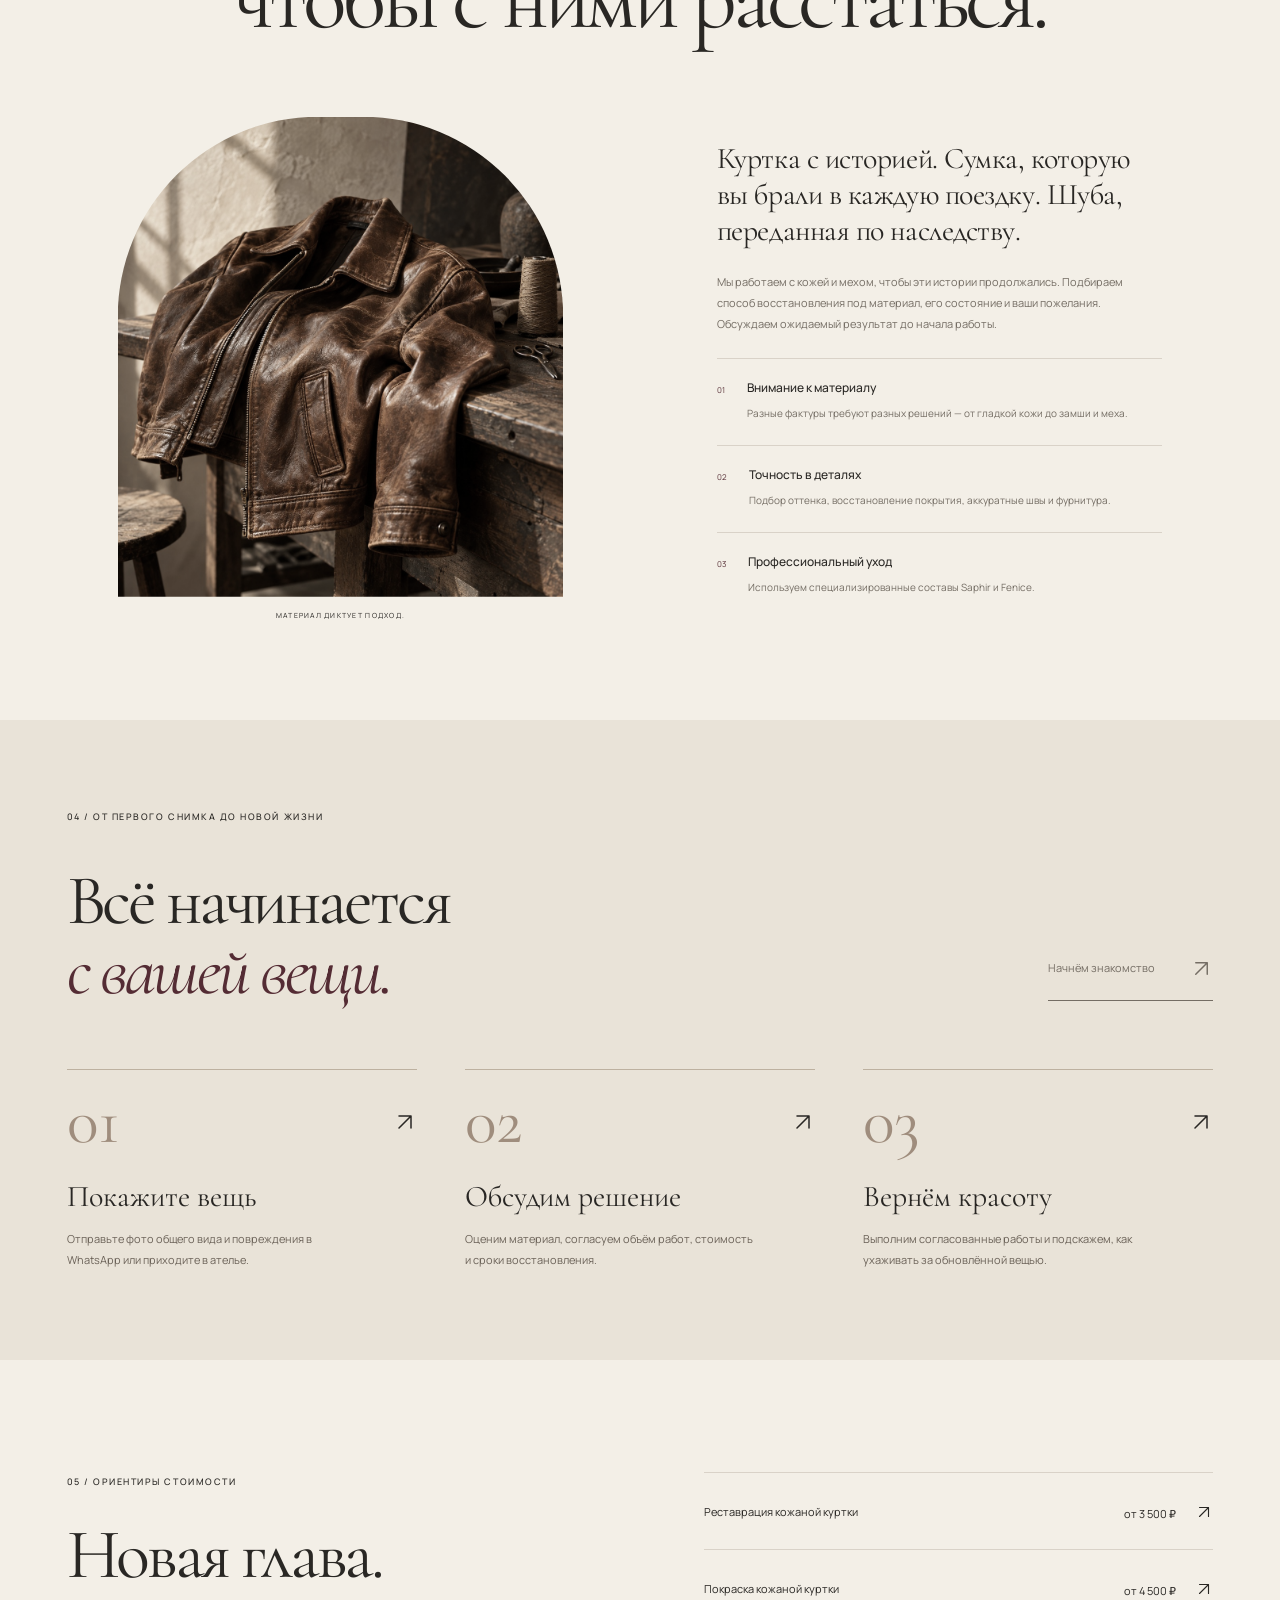
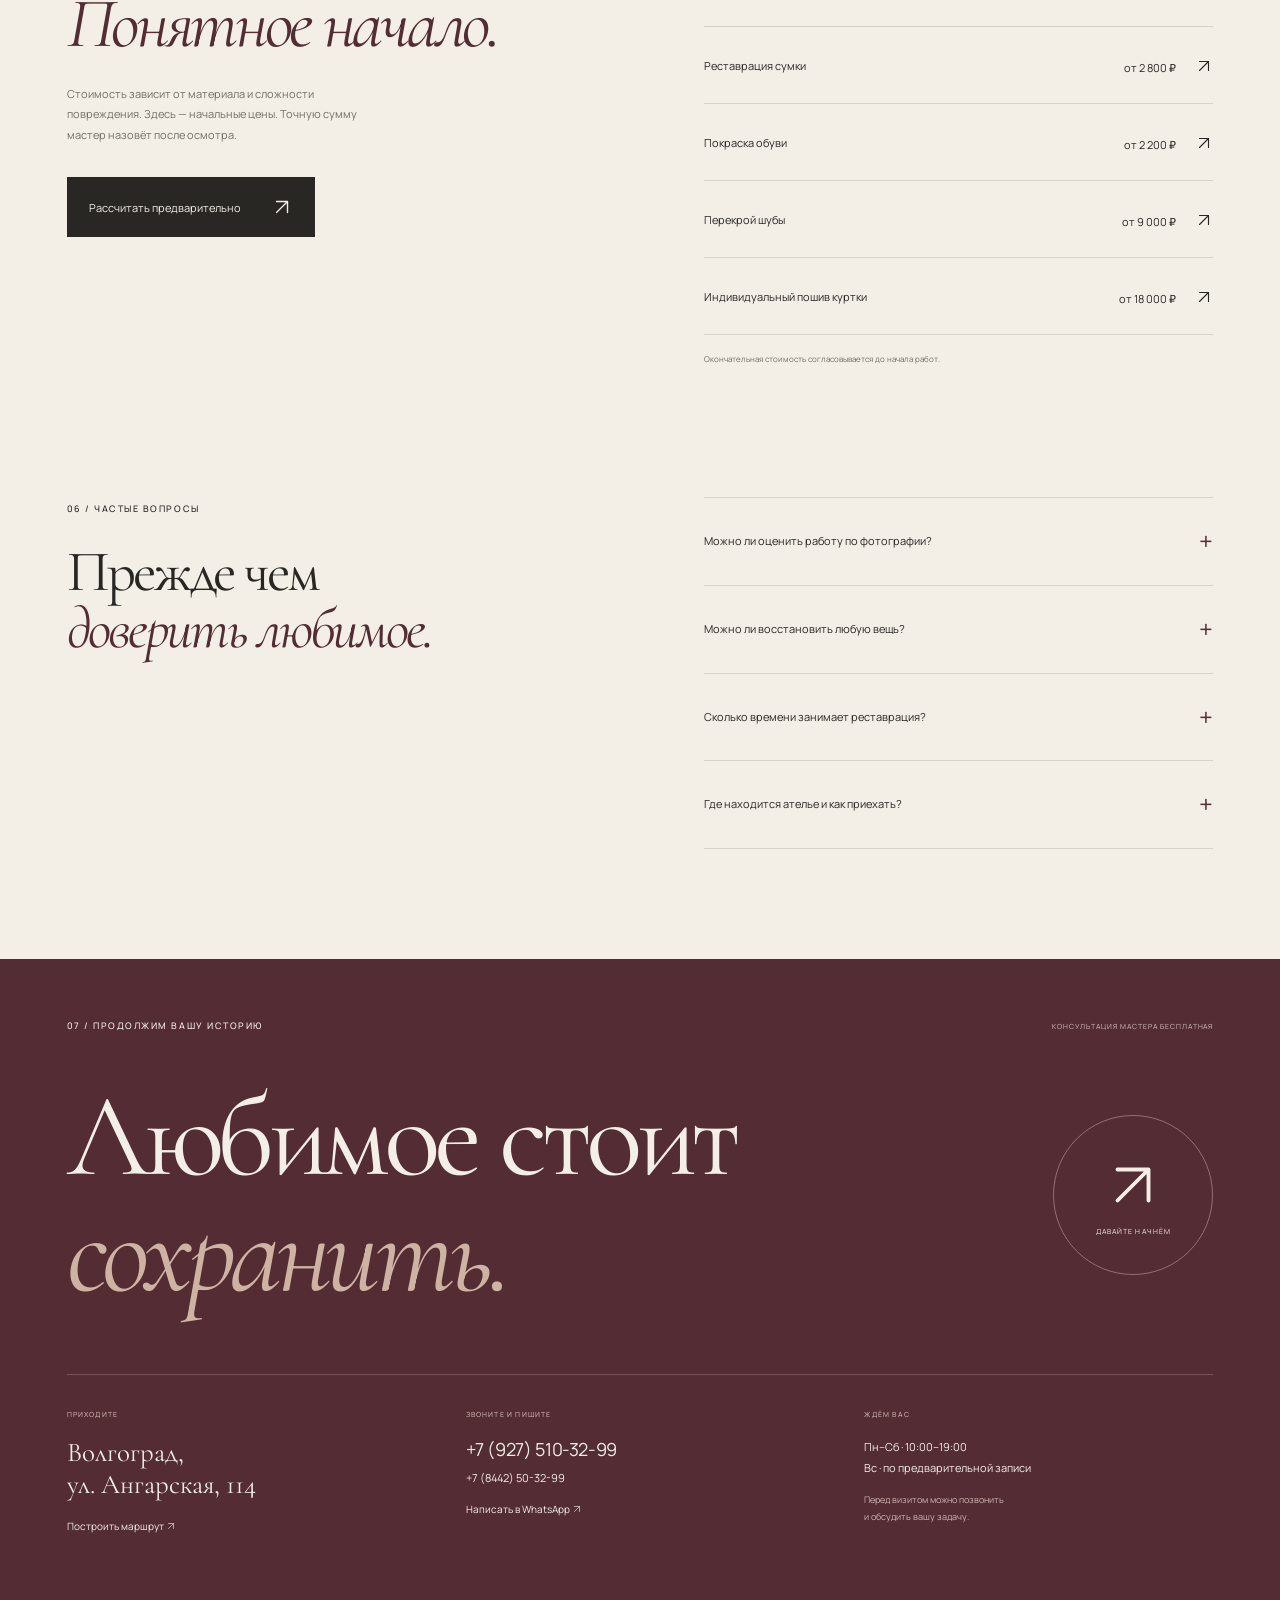
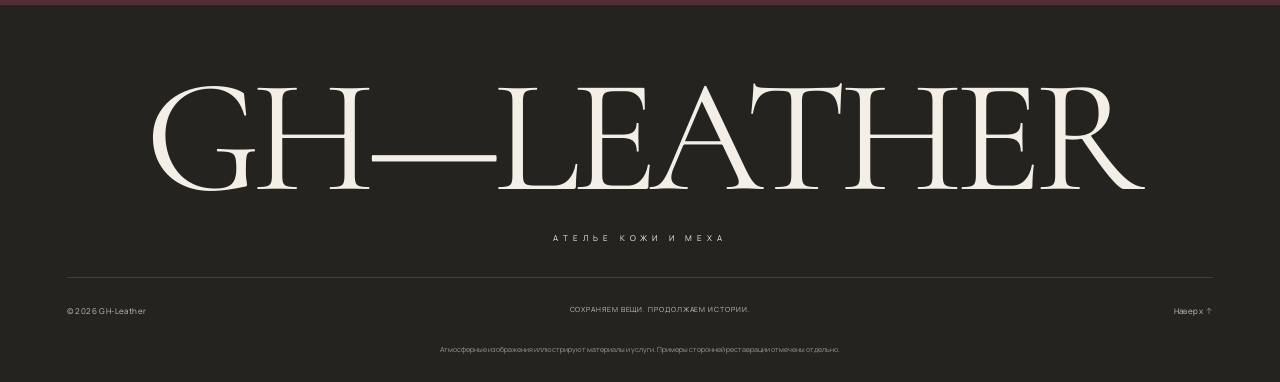
<file: atelier/index.html>
<!doctype html>
<html lang="ru">
<head>
<meta charset="utf-8"><meta name="viewport" content="width=device-width,initial-scale=1"><meta name="theme-color" content="#f2eee6">
<title>GH-Leather — у любимых вещей есть будущее</title>
<meta name="description" content="Реставрация, покраска и пошив изделий из кожи и меха в Волгограде. Ателье GH-Leather, Ангарская, 114. Узнайте предварительную стоимость и свяжитесь с мастером.">
<link rel="icon" href="favicon.svg" type="image/svg+xml"><link rel="stylesheet" href="fonts/fonts.css"><link rel="stylesheet" href="styles.css">
<meta property="og:title" content="GH-Leather — искусство сохранять любимое"><meta property="og:description" content="Ателье реставрации кожи и меха. Волгоград, Ангарская, 114."><meta property="og:type" content="website"><meta property="og:image" content="https://ghleather.ru/atelier/images/atelier-editorial.jpg"><meta property="og:url" content="https://ghleather.ru/atelier/">
<link rel="canonical" href="https://ghleather.ru/atelier/">
<script src="app.js" defer></script>
</head>
<body id="top">
<a class="skip" href="#main">Перейти к содержанию</a><div class="reading-progress" aria-hidden="true"></div>
<header class="header">
<a class="brand" href="#top" aria-label="GH-Leather — главная"><span class="brand-mark">gh<span>·</span></span><span class="brand-type">GH—LEATHER<small>АТЕЛЬЕ КОЖИ И МЕХА</small></span></a>
<nav class="desktop-nav" aria-label="Основная навигация"><a href="#services">Услуги</a><a href="#restoration">Реставрация</a><a href="#atelier">Об ателье</a><a href="#contacts">Контакты</a></nav>
<a class="header-contact" href="tel:+79275103299">+7 (927) 510-32-99 <span><svg class="icon-arrow" viewBox="0 0 24 24" aria-hidden="true" focusable="false" fill="none" stroke="currentColor" stroke-width="1.5" stroke-linecap="round" stroke-linejoin="round"><path d="M6 18 18 6M6 6h12v12"/></svg></span></a>
<button class="menu-toggle" aria-expanded="false" aria-controls="mobile-nav" aria-label="Открыть меню"><span></span><span></span></button>
</header>
<nav id="mobile-nav" class="mobile-nav" aria-label="Мобильная навигация" inert><a href="#services">Услуги</a><a href="#restoration">Реставрация</a><a href="#atelier">Об ателье</a><a href="#contacts">Контакты</a><a class="mobile-phone" href="tel:+79275103299">+7 (927) 510-32-99 <svg class="icon-arrow" viewBox="0 0 24 24" aria-hidden="true" focusable="false" fill="none" stroke="currentColor" stroke-width="1.5" stroke-linecap="round" stroke-linejoin="round"><path d="M6 18 18 6M6 6h12v12"/></svg></a></nav>
<main id="main">
<section class="hero" aria-labelledby="hero-title">
<div class="hero-copy"><div class="eyebrow hero-intro"><span class="tiny-cross"><svg class="icon-star" viewBox="0 0 24 24" aria-hidden="true" focusable="false" fill="none" stroke="currentColor" stroke-width="1.5" stroke-linecap="round" stroke-linejoin="round"><path d="M12 2v20M2 12h20M5 5l14 14M5 19 19 5"/></svg></span> ИСКУССТВО СОХРАНЯТЬ ЛЮБИМОЕ <span class="hero-city">ВОЛГОГРАД</span></div>
<h1 id="hero-title"><span class="title-line">У любимых</span><span class="title-line"><em>вещей</em> есть</span><span class="title-line">будущее<span class="wine-dot">.</span></span></h1>
<div class="hero-bottom"><p>Возвращаем красоту коже и меху.<br>Сохраняем то, что делает<br>вашу вещь особенной.</p><button class="round-link" data-consult><span class="round-link-circle"><svg class="icon-arrow" viewBox="0 0 24 24" aria-hidden="true" focusable="false" fill="none" stroke="currentColor" stroke-width="1.5" stroke-linecap="round" stroke-linejoin="round"><path d="M6 18 18 6M6 6h12v12"/></svg></span><span>Обсудить<br>вашу вещь</span></button></div>
<a class="hero-scroll" href="#services"><span><svg class="icon-arrow" viewBox="0 0 24 24" aria-hidden="true" focusable="false" fill="none" stroke="currentColor" stroke-width="1.5" stroke-linecap="round" stroke-linejoin="round"><path d="M12 4v16m-6-6 6 6 6-6"/></svg></span> ПРОДОЛЖЕНИЕ ИСТОРИИ</a></div>
<div class="hero-visual"><div class="hero-img-wrap"><img class="hero-photo" src="images/atelier-editorial.jpg" alt="Кожаная куртка тёплого коньячного оттенка — атмосферный образ ателье" fetchpriority="high"><span class="image-index">GH / MATIÈRE № 01</span><span class="image-note">КОЖА. ХАРАКТЕР. ВРЕМЯ.</span></div><div class="hero-seal" aria-hidden="true"><svg viewBox="0 0 150 150"><defs><path id="seal-path" d="M75,75 m-55,0 a55,55 0 1,1 110,0 a55,55 0 1,1 -110,0"/></defs><text><textPath href="#seal-path">БЕРЕЖНО К ВЕЩАМ · ВНИМАТЕЛЬНО К ДЕТАЛЯМ · </textPath></text></svg><span>gh.</span></div><span class="hero-caption">НОВАЯ ГЛАВА ВАШЕЙ ИСТОРИИ</span></div>
</section>
<div class="ticker" aria-hidden="true"><div class="ticker-track"><span>СОХРАНЯТЬ ЦЕННОЕ</span><i><svg class="icon-star" viewBox="0 0 24 24" aria-hidden="true" focusable="false" fill="none" stroke="currentColor" stroke-width="1.5" stroke-linecap="round" stroke-linejoin="round"><path d="M12 2v20M2 12h20M5 5l14 14M5 19 19 5"/></svg></i><span>ВОССТАНАВЛИВАТЬ КРАСИВОЕ</span><i><svg class="icon-star" viewBox="0 0 24 24" aria-hidden="true" focusable="false" fill="none" stroke="currentColor" stroke-width="1.5" stroke-linecap="round" stroke-linejoin="round"><path d="M12 2v20M2 12h20M5 5l14 14M5 19 19 5"/></svg></i><span>ПРОДЛЕВАТЬ ИСТОРИЮ</span><i><svg class="icon-star" viewBox="0 0 24 24" aria-hidden="true" focusable="false" fill="none" stroke="currentColor" stroke-width="1.5" stroke-linecap="round" stroke-linejoin="round"><path d="M12 2v20M2 12h20M5 5l14 14M5 19 19 5"/></svg></i><span>СОХРАНЯТЬ ЦЕННОЕ</span><i><svg class="icon-star" viewBox="0 0 24 24" aria-hidden="true" focusable="false" fill="none" stroke="currentColor" stroke-width="1.5" stroke-linecap="round" stroke-linejoin="round"><path d="M12 2v20M2 12h20M5 5l14 14M5 19 19 5"/></svg></i><span>ВОССТАНАВЛИВАТЬ КРАСИВОЕ</span><i><svg class="icon-star" viewBox="0 0 24 24" aria-hidden="true" focusable="false" fill="none" stroke="currentColor" stroke-width="1.5" stroke-linecap="round" stroke-linejoin="round"><path d="M12 2v20M2 12h20M5 5l14 14M5 19 19 5"/></svg></i><span>ПРОДЛЕВАТЬ ИСТОРИЮ</span><i><svg class="icon-star" viewBox="0 0 24 24" aria-hidden="true" focusable="false" fill="none" stroke="currentColor" stroke-width="1.5" stroke-linecap="round" stroke-linejoin="round"><path d="M12 2v20M2 12h20M5 5l14 14M5 19 19 5"/></svg></i></div></div>
<section class="services section" id="services">
<div class="section-heading reveal"><span class="eyebrow">01 / ЧТО МЫ ДЕЛАЕМ</span><h2>Забота, которую<br><em>можно увидеть.</em></h2><p class="heading-aside">От небольшой потёртости<br>до полного преображения.<br>У каждой вещи — своё решение.</p></div>
<div class="service-grid">
<button class="service-card reveal" data-service="jacket"><span class="service-image"><img src="images/jacket_after.jpg" alt="Детали чёрной кожаной куртки" loading="lazy"><span class="service-arrow"><svg class="icon-arrow" viewBox="0 0 24 24" aria-hidden="true" focusable="false" fill="none" stroke="currentColor" stroke-width="1.5" stroke-linecap="round" stroke-linejoin="round"><path d="M6 18 18 6M6 6h12v12"/></svg></span><span class="service-tag">01 / КОЖА</span></span><span class="service-title">Реставрация кожи</span><span class="service-desc">Потёртости, порезы, фурнитура.<br>Бережно возвращаем форму и вид.</span><span class="service-price">от 3 500 ₽ <span>Подробнее <svg class="icon-arrow" viewBox="0 0 24 24" aria-hidden="true" focusable="false" fill="none" stroke="currentColor" stroke-width="1.5" stroke-linecap="round" stroke-linejoin="round"><path d="M6 18 18 6M6 6h12v12"/></svg></span></span></button>
<button class="service-card reveal" data-service="bag"><span class="service-image"><img src="images/gallery_bag.jpg" alt="Кожаная сумка коньячного цвета" loading="lazy"><span class="service-arrow"><svg class="icon-arrow" viewBox="0 0 24 24" aria-hidden="true" focusable="false" fill="none" stroke="currentColor" stroke-width="1.5" stroke-linecap="round" stroke-linejoin="round"><path d="M6 18 18 6M6 6h12v12"/></svg></span><span class="service-tag">02 / СУМКИ</span></span><span class="service-title">Любимые аксессуары</span><span class="service-desc">Восстановление ручек, уголков<br>и покрытия ваших сумок.</span><span class="service-price">от 2 800 ₽ <span>Подробнее <svg class="icon-arrow" viewBox="0 0 24 24" aria-hidden="true" focusable="false" fill="none" stroke="currentColor" stroke-width="1.5" stroke-linecap="round" stroke-linejoin="round"><path d="M6 18 18 6M6 6h12v12"/></svg></span></span></button>
<button class="service-card reveal" data-service="fur"><span class="service-image"><img src="images/hero_leather_craft.jpg" alt="Одежда в натуральных нейтральных оттенках" loading="lazy"><span class="service-arrow"><svg class="icon-arrow" viewBox="0 0 24 24" aria-hidden="true" focusable="false" fill="none" stroke="currentColor" stroke-width="1.5" stroke-linecap="round" stroke-linejoin="round"><path d="M6 18 18 6M6 6h12v12"/></svg></span><span class="service-tag">03 / МЕХ</span></span><span class="service-title">Новый силуэт</span><span class="service-desc">Ремонт и перекрой шуб и дублёнок.<br>Ваша вещь в новом прочтении.</span><span class="service-price">перекрой от 9 000 ₽ <span>Подробнее <svg class="icon-arrow" viewBox="0 0 24 24" aria-hidden="true" focusable="false" fill="none" stroke="currentColor" stroke-width="1.5" stroke-linecap="round" stroke-linejoin="round"><path d="M6 18 18 6M6 6h12v12"/></svg></span></span></button>
</div>
<div class="service-footer reveal"><p>А ещё — покраска обуви, пошив на заказ,<br>реставрация кожи мебели и салонов авто.</p><button class="text-link" data-consult>Найти решение для моей вещи <span><svg class="icon-arrow" viewBox="0 0 24 24" aria-hidden="true" focusable="false" fill="none" stroke="currentColor" stroke-width="1.5" stroke-linecap="round" stroke-linejoin="round"><path d="M6 18 18 6M6 6h12v12"/></svg></span></button></div>
</section>
<section class="restoration section" id="restoration">
<div class="restoration-copy reveal"><span class="eyebrow">02 / ИСКУССТВО ПРЕОБРАЖЕНИЯ</span><h2>Время оставляет<br>следы.<br><em>Мы — характер.</em></h2><p>Мягкость кожи, глубина оттенка, знакомая фактура. В реставрации важна каждая деталь, которая делает вещь вашей.</p><div class="compare-tabs" role="group" aria-label="Выбрать пример реставрации"><button class="active" data-compare="jacket" aria-pressed="true">Кожаная куртка</button><button data-compare="bag" aria-pressed="false">Сумка</button></div><p class="compare-explanation">Передвиньте разделитель —<br>рассмотрите изменения в деталях.</p><div class="compare-credits">Иллюстрация возможностей реставрации.<br>Работа другой мастерской: <a id="compare-source" href="https://www.releather.com/leather-restoration-jackets-coats" target="_blank" rel="noopener noreferrer">ReLeather</a></div></div>
<div class="comparison-block reveal"><div class="comparison" style="--split:50%"><img id="after-img" class="compare-photo" src="images/studio_jacket_after.jpg" alt="Кожаная куртка после реставрации мастерской ReLeather" loading="lazy"><div class="before-layer"><img id="before-img" class="compare-photo" src="images/studio_jacket_before.jpg" alt="Повреждения кожаной куртки до реставрации" loading="lazy"></div><span class="compare-label before-label">ДО</span><span class="compare-label after-label">ПОСЛЕ</span><span class="compare-divider" aria-hidden="true"><span><svg class="icon-arrow" viewBox="0 0 24 24" aria-hidden="true" focusable="false" fill="none" stroke="currentColor" stroke-width="1.5" stroke-linecap="round" stroke-linejoin="round"><path d="M4 12h16M8 8l-4 4 4 4m8-8 4 4-4 4"/></svg></span></span><input id="compare-range" type="range" min="0" max="100" value="50" aria-label="Сравнить до и после реставрации" aria-valuetext="Показано 50% изображения до реставрации"></div><div class="compare-bottom"><span>ВОССТАНОВЛЕНИЕ КОЖИ</span><span>ДВИГАЙТЕ <svg class="icon-arrow" viewBox="0 0 24 24" aria-hidden="true" focusable="false" fill="none" stroke="currentColor" stroke-width="1.5" stroke-linecap="round" stroke-linejoin="round"><path d="M4 12h16M8 8l-4 4 4 4m8-8 4 4-4 4"/></svg></span></div></div>
</section>
<section class="atelier section" id="atelier">
<div class="atelier-top reveal"><span class="eyebrow">03 / ФИЛОСОФИЯ АТЕЛЬЕ</span><span class="atelier-location">GH—LEATHER / ВОЛГОГРАД</span></div><div class="atelier-statement reveal"><span class="statement-star" aria-hidden="true"><svg class="icon-star" viewBox="0 0 24 24" aria-hidden="true" focusable="false" fill="none" stroke="currentColor" stroke-width="1.5" stroke-linecap="round" stroke-linejoin="round"><path d="M12 2v20M2 12h20M5 5l14 14M5 19 19 5"/></svg></span><h2>Некоторые вещи<br>слишком <em>любимы,</em><br>чтобы с ними расстаться.</h2></div>
<div class="atelier-details"><div class="atelier-material reveal"><img src="images/atelier-editorial.jpg" alt="Фактура и складки натуральной кожи, редакционная иллюстрация" loading="lazy"><span>МАТЕРИАЛ ДИКТУЕТ ПОДХОД.</span></div><div class="atelier-text reveal"><p class="large-copy">Куртка с историей. Сумка, которую вы брали в каждую поездку. Шуба, переданная по наследству.</p><p>Мы работаем с кожей и мехом, чтобы эти истории продолжались. Подбираем способ восстановления под материал, его состояние и ваши пожелания. Обсуждаем ожидаемый результат до начала работы.</p><div class="principle"><span>01</span><div><h3>Внимание к материалу</h3><p>Разные фактуры требуют разных решений — от гладкой кожи до замши и меха.</p></div></div><div class="principle"><span>02</span><div><h3>Точность в деталях</h3><p>Подбор оттенка, восстановление покрытия, аккуратные швы и фурнитура.</p></div></div><div class="principle"><span>03</span><div><h3>Профессиональный уход</h3><p>Используем специализированные составы Saphir и Fenice.</p></div></div></div></div>
</section>
<section class="process section" id="process"><div class="section-heading reveal"><span class="eyebrow">04 / ОТ ПЕРВОГО СНИМКА ДО НОВОЙ ЖИЗНИ</span><h2>Всё начинается<br><em>с вашей вещи.</em></h2><button class="text-link heading-aside" data-consult>Начнём знакомство <span><svg class="icon-arrow" viewBox="0 0 24 24" aria-hidden="true" focusable="false" fill="none" stroke="currentColor" stroke-width="1.5" stroke-linecap="round" stroke-linejoin="round"><path d="M6 18 18 6M6 6h12v12"/></svg></span></button></div><div class="process-grid"><article class="process-step reveal"><span class="step-no">01<span><svg class="icon-arrow" viewBox="0 0 24 24" aria-hidden="true" focusable="false" fill="none" stroke="currentColor" stroke-width="1.5" stroke-linecap="round" stroke-linejoin="round"><path d="M6 18 18 6M6 6h12v12"/></svg></span></span><h3>Покажите вещь</h3><p>Отправьте фото общего вида и повреждения в WhatsApp или приходите в ателье.</p></article><article class="process-step reveal"><span class="step-no">02<span><svg class="icon-arrow" viewBox="0 0 24 24" aria-hidden="true" focusable="false" fill="none" stroke="currentColor" stroke-width="1.5" stroke-linecap="round" stroke-linejoin="round"><path d="M6 18 18 6M6 6h12v12"/></svg></span></span><h3>Обсудим решение</h3><p>Оценим материал, согласуем объём работ, стоимость и сроки восстановления.</p></article><article class="process-step reveal"><span class="step-no">03<span><svg class="icon-arrow" viewBox="0 0 24 24" aria-hidden="true" focusable="false" fill="none" stroke="currentColor" stroke-width="1.5" stroke-linecap="round" stroke-linejoin="round"><path d="M6 18 18 6M6 6h12v12"/></svg></span></span><h3>Вернём красоту</h3><p>Выполним согласованные работы и подскажем, как ухаживать за обновлённой вещью.</p></article></div></section>
<section class="prices section" id="prices"><div class="prices-intro reveal"><span class="eyebrow">05 / ОРИЕНТИРЫ СТОИМОСТИ</span><h2>Новая глава.<br><em>Понятное начало.</em></h2><p>Стоимость зависит от материала и сложности повреждения. Здесь — начальные цены. Точную сумму мастер назовёт после осмотра.</p><button class="button button-dark" data-consult>Рассчитать предварительно <span><svg class="icon-arrow" viewBox="0 0 24 24" aria-hidden="true" focusable="false" fill="none" stroke="currentColor" stroke-width="1.5" stroke-linecap="round" stroke-linejoin="round"><path d="M6 18 18 6M6 6h12v12"/></svg></span></button></div><div class="price-list reveal"><button data-service="jacket"><span>Реставрация кожаной куртки</span><span>от 3 500 ₽ <i><svg class="icon-arrow" viewBox="0 0 24 24" aria-hidden="true" focusable="false" fill="none" stroke="currentColor" stroke-width="1.5" stroke-linecap="round" stroke-linejoin="round"><path d="M6 18 18 6M6 6h12v12"/></svg></i></span></button><button data-service="dye"><span>Покраска кожаной куртки</span><span>от 4 500 ₽ <i><svg class="icon-arrow" viewBox="0 0 24 24" aria-hidden="true" focusable="false" fill="none" stroke="currentColor" stroke-width="1.5" stroke-linecap="round" stroke-linejoin="round"><path d="M6 18 18 6M6 6h12v12"/></svg></i></span></button><button data-service="bag"><span>Реставрация сумки</span><span>от 2 800 ₽ <i><svg class="icon-arrow" viewBox="0 0 24 24" aria-hidden="true" focusable="false" fill="none" stroke="currentColor" stroke-width="1.5" stroke-linecap="round" stroke-linejoin="round"><path d="M6 18 18 6M6 6h12v12"/></svg></i></span></button><button data-service="shoes"><span>Покраска обуви</span><span>от 2 200 ₽ <i><svg class="icon-arrow" viewBox="0 0 24 24" aria-hidden="true" focusable="false" fill="none" stroke="currentColor" stroke-width="1.5" stroke-linecap="round" stroke-linejoin="round"><path d="M6 18 18 6M6 6h12v12"/></svg></i></span></button><button data-service="fur"><span>Перекрой шубы</span><span>от 9 000 ₽ <i><svg class="icon-arrow" viewBox="0 0 24 24" aria-hidden="true" focusable="false" fill="none" stroke="currentColor" stroke-width="1.5" stroke-linecap="round" stroke-linejoin="round"><path d="M6 18 18 6M6 6h12v12"/></svg></i></span></button><button data-service="tailoring"><span>Индивидуальный пошив куртки</span><span>от 18 000 ₽ <i><svg class="icon-arrow" viewBox="0 0 24 24" aria-hidden="true" focusable="false" fill="none" stroke="currentColor" stroke-width="1.5" stroke-linecap="round" stroke-linejoin="round"><path d="M6 18 18 6M6 6h12v12"/></svg></i></span></button><p>Окончательная стоимость согласовывается до начала работ.</p></div></section>
<section class="faq section"><div class="faq-heading reveal"><span class="eyebrow">06 / ЧАСТЫЕ ВОПРОСЫ</span><h2>Прежде чем<br><em>доверить любимое.</em></h2></div><div class="faq-list reveal"><details><summary>Можно ли оценить работу по фотографии?<span>+</span></summary><p>Да, отправьте мастеру фотографию всей вещи и крупный план повреждений при дневном свете. По снимкам можно обсудить предварительную стоимость. Окончательное решение принимается после осмотра материала.</p></details><details><summary>Можно ли восстановить любую вещь?<span>+</span></summary><p>Возможности зависят от состояния кожи или меха, глубины повреждения и предыдущего ухода. Сначала мастер осмотрит вещь и расскажет, какого результата можно ожидать.</p></details><details><summary>Сколько времени занимает реставрация?<span>+</span></summary><p>Ориентир для реставрации куртки — 3–5 рабочих дней, сумки — 2–4 дня, перекроя шубы — 5–10 дней. Точный срок зависит от сложности работ и загрузки ателье; его согласуют при приёме вещи.</p></details><details><summary>Где находится ателье и как приехать?<span>+</span></summary><p>Волгоград, ул. Ангарская, 114. Вход с торца здания магазина, рядом с поликлиникой №30. Работаем с понедельника по субботу с 10:00 до 19:00, в воскресенье — по предварительной записи.</p></details></div></section>
<section class="contacts section" id="contacts"><div class="contact-top reveal"><span class="eyebrow">07 / ПРОДОЛЖИМ ВАШУ ИСТОРИЮ</span><span>КОНСУЛЬТАЦИЯ МАСТЕРА БЕСПЛАТНАЯ</span></div><div class="contact-main reveal"><h2>Любимое стоит<br><em>сохранить.</em></h2><button class="contact-circle" data-consult aria-label="Обсудить реставрацию с мастером"><svg class="icon-arrow" viewBox="0 0 24 24" aria-hidden="true" focusable="false" fill="none" stroke="currentColor" stroke-width="1.5" stroke-linecap="round" stroke-linejoin="round"><path d="M6 18 18 6M6 6h12v12"/></svg><span>ДАВАЙТЕ НАЧНЁМ</span></button></div><div class="contact-grid reveal"><div><span class="eyebrow">ПРИХОДИТЕ</span><address>Волгоград,<br>ул. Ангарская, 114</address><a class="contact-link" href="https://yandex.ru/maps/?text=%D0%92%D0%BE%D0%BB%D0%B3%D0%BE%D0%B3%D1%80%D0%B0%D0%B4%20%D0%90%D0%BD%D0%B3%D0%B0%D1%80%D1%81%D0%BA%D0%B0%D1%8F%20114%20GH-Leather" target="_blank" rel="noopener noreferrer">Построить маршрут <svg class="icon-arrow" viewBox="0 0 24 24" aria-hidden="true" focusable="false" fill="none" stroke="currentColor" stroke-width="1.5" stroke-linecap="round" stroke-linejoin="round"><path d="M6 18 18 6M6 6h12v12"/></svg></a></div><div><span class="eyebrow">ЗВОНИТЕ И ПИШИТЕ</span><a class="contact-phone" href="tel:+79275103299">+7 (927) 510-32-99</a><a href="tel:+78442503299">+7 (8442) 50-32-99</a><a class="contact-link" href="https://wa.me/79275103299" target="_blank" rel="noopener noreferrer">Написать в WhatsApp <svg class="icon-arrow" viewBox="0 0 24 24" aria-hidden="true" focusable="false" fill="none" stroke="currentColor" stroke-width="1.5" stroke-linecap="round" stroke-linejoin="round"><path d="M6 18 18 6M6 6h12v12"/></svg></a></div><div><span class="eyebrow">ЖДЁМ ВАС</span><p>Пн–Сб · 10:00–19:00<br>Вс · по предварительной записи</p><p class="contact-small">Перед визитом можно позвонить<br>и обсудить вашу задачу.</p></div></div></section>
</main>
<footer class="footer"><a class="footer-brand" href="#top">GH—LEATHER<span>АТЕЛЬЕ КОЖИ И МЕХА</span></a><div class="footer-bottom"><span>© <span id="year">2026</span> GH-Leather</span><span>СОХРАНЯЕМ ВЕЩИ. ПРОДОЛЖАЕМ ИСТОРИИ.</span><a href="#top">Наверх <svg class="icon-arrow" viewBox="0 0 24 24" aria-hidden="true" focusable="false" fill="none" stroke="currentColor" stroke-width="1.5" stroke-linecap="round" stroke-linejoin="round"><path d="M12 20V4m-6 6 6-6 6 6"/></svg></a></div><p class="photo-note">Атмосферные изображения иллюстрируют материалы и услуги. Примеры сторонней реставрации отмечены отдельно.</p></footer>
<dialog id="consult-dialog" aria-labelledby="consult-title"><form id="consult-form"><button class="dialog-close" type="button" aria-label="Закрыть окно">×</button><span class="eyebrow">НАЧНЁМ С ВАШЕЙ ВЕЩИ</span><h2 id="consult-title">Ещё одна<br><em>красивая история.</em></h2><p>Выберите услугу — покажем ориентир стоимости и подготовим сообщение мастеру.</p><label for="service-select">Что будем восстанавливать?</label><select id="service-select" name="service"><option value="jacket">Кожаная куртка — реставрация</option><option value="dye">Кожаная куртка — покраска</option><option value="bag">Сумка — реставрация ручек и уголков</option><option value="shoes">Обувь — покраска</option><option value="fur">Шуба — перекрой</option><option value="tailoring">Куртка — индивидуальный пошив</option><option value="other">Другая вещь или задача</option></select><label for="request-note">Расскажите о вещи <span>необязательно</span></label><textarea id="request-note" maxlength="1200" rows="3" placeholder="Например: потёрлись рукава любимой куртки…"></textarea><div class="estimate" aria-live="polite"><span>ПРЕДВАРИТЕЛЬНЫЙ ОРИЕНТИР</span><strong id="estimate-price">3 500–5 500 ₽</strong><small id="estimate-time">3–5 рабочих дней</small></div><p class="estimate-note">Точная цена и срок — после осмотра мастером.</p><button class="button button-dark" type="submit">Продолжить в WhatsApp <span><svg class="icon-arrow" viewBox="0 0 24 24" aria-hidden="true" focusable="false" fill="none" stroke="currentColor" stroke-width="1.5" stroke-linecap="round" stroke-linejoin="round"><path d="M6 18 18 6M6 6h12v12"/></svg></span></button><p class="form-note">Откроется WhatsApp с текстом сообщения. Фото можно прикрепить там. Отправку подтверждаете вы.</p><a class="dialog-phone" href="tel:+79275103299">Или позвоните: +7 (927) 510-32-99</a></form></dialog>
</body></html>
</file>
<file: styles.css>
/* ==========================================================================
   GH-LEATHER — Contemporary Luxury / Editorial Minimalism Stylesheet
   Specification: The Restory + Leather Spa + The Handbag Clinic + DavaLeather
   Palette: #F7F4EF (Base), #1D1B19 (Graphite), #8A5A3B (Saddle Leather),
            #25201D (Dark Warm Sections), #E4DAD0 (Borders), #FFFFFF (Cards)
   Typography: Cormorant Garamond (Headings), Manrope (Body & UI)
   ========================================================================== */

:root {
    /* Primary Editorial Palette */
    --bg-main: #F7F4EF;
    --text-main: #1D1B19;
    --text-muted: #665F59;
    --text-light: #8C847E;

    /* Noble Leather Accents */
    --accent-leather: #8A5A3B;
    --accent-leather-hover: #71462B;
    --accent-leather-light: #F2EAE3;
    --accent-gold-soft: #C5A059;

    /* Dark Contrast Sections (Hero visuals, Portfolio, About, Top-bar) */
    --dark-section: #25201D;
    --dark-section-card: #2E2824;
    --dark-section-hover: #38312C;
    --dark-text-main: #F7F4EF;
    --dark-text-muted: #B8AFA7;
    --dark-border: rgba(228, 218, 208, 0.16);

    /* Light Theme Components */
    --card-bg: #FFFFFF;
    --border-sep: #E4DAD0;
    --border-hover: #8A5A3B;

    /* Typography */
    --font-heading: 'Cormorant Garamond', Georgia, 'Times New Roman', serif;
    --font-body: 'Manrope', -apple-system, BlinkMacSystemFont, 'Segoe UI', Roboto, sans-serif;

    /* Transitions & Shadows */
    --transition: all 0.2s cubic-bezier(0.16, 1, 0.3, 1);
    --shadow-sm: 0 2px 10px rgba(29, 27, 25, 0.04);
    --shadow-md: 0 8px 24px rgba(29, 27, 25, 0.08);
    --shadow-lg: 0 16px 40px rgba(29, 27, 25, 0.12);

    --radius-sm: 6px;
    --radius-md: 10px;
    --radius-lg: 14px;
}

*, *::before, *::after {
    margin: 0;
    padding: 0;
    box-sizing: border-box;
}

html {
    scroll-behavior: smooth;
    overflow-x: hidden;
    width: 100%;
}

body {
    background-color: var(--bg-main);
    color: var(--text-main);
    font-family: var(--font-body);
    font-size: 16px;
    line-height: 1.65;
    overflow-x: hidden;
    width: 100%;
    position: relative;
    -webkit-font-smoothing: antialiased;
}

.container {
    width: 100%;
    max-width: 1220px;
    margin: 0 auto;
    padding: 0 1.5rem;
}

/* ================= Top Announcement Bar ================= */
.top-bar {
    background: var(--dark-section);
    border-bottom: 1px solid var(--dark-border);
    font-size: 0.84rem;
    padding: 0.5rem 0;
    color: var(--dark-text-muted);
}

.top-bar-content {
    display: flex;
    justify-content: space-between;
    align-items: center;
    gap: 1rem;
}

.top-info {
    display: flex;
    align-items: center;
    gap: 0.75rem;
    white-space: nowrap;
}

.top-info i {
    width: 15px;
    height: 15px;
    color: var(--accent-gold-soft);
    vertical-align: middle;
}

.divider {
    color: rgba(228, 218, 208, 0.25);
}

.top-contacts {
    display: flex;
    gap: 1.5rem;
    white-space: nowrap;
}

.phone-link {
    color: var(--dark-text-main);
    text-decoration: none;
    display: inline-flex;
    align-items: center;
    gap: 0.4rem;
    font-weight: 500;
    transition: var(--transition);
}

.phone-link i {
    width: 14px;
    height: 14px;
    color: var(--accent-gold-soft);
}

.phone-link:hover {
    color: var(--accent-gold-soft);
}

/* ================= Main Navbar (Sticky Editorial) ================= */
.navbar {
    position: sticky;
    top: 0;
    z-index: 1000;
    background: rgba(247, 244, 239, 0.94);
    backdrop-filter: blur(16px);
    border-bottom: 1px solid var(--border-sep);
    padding: 0.85rem 0;
    transition: var(--transition);
}

.nav-container {
    display: flex;
    justify-content: space-between;
    align-items: center;
}

.brand-logo {
    display: flex;
    align-items: center;
    gap: 0.75rem;
    text-decoration: none;
    color: var(--text-main);
}

.logo-crest {
    width: 40px;
    height: 40px;
    border: 1.5px solid var(--accent-leather);
    border-radius: 8px;
    display: flex;
    align-items: center;
    justify-content: center;
    background: var(--card-bg);
    box-shadow: var(--shadow-sm);
}

.logo-initials {
    font-family: var(--font-heading);
    font-weight: 700;
    font-size: 1.25rem;
    color: var(--accent-leather);
    letter-spacing: 1px;
}

.logo-text-group {
    display: flex;
    flex-direction: column;
}

.logo-title {
    font-family: var(--font-heading);
    font-size: 1.35rem;
    font-weight: 700;
    letter-spacing: 1.5px;
    color: var(--text-main);
    line-height: 1.1;
}

.logo-subtitle {
    font-size: 0.7rem;
    letter-spacing: 2px;
    color: var(--text-muted);
    font-weight: 600;
}

.nav-links {
    display: flex;
    align-items: center;
    gap: 2rem;
}

.nav-links a {
    text-decoration: none;
    color: var(--text-main);
    font-size: 0.94rem;
    font-weight: 500;
    letter-spacing: 0.3px;
    transition: var(--transition);
    position: relative;
    padding: 0.25rem 0;
}

.nav-links a::after {
    content: '';
    position: absolute;
    bottom: -2px;
    left: 0;
    width: 0%;
    height: 1.5px;
    background: var(--accent-leather);
    transition: var(--transition);
}

.nav-links a:hover {
    color: var(--accent-leather);
}

.nav-links a:hover::after {
    width: 100%;
}

.nav-actions {
    display: flex;
    align-items: center;
    gap: 0.85rem;
}

/* ================= Buttons ================= */
.btn {
    display: inline-flex;
    align-items: center;
    justify-content: center;
    gap: 0.55rem;
    padding: 0.75rem 1.45rem;
    border-radius: var(--radius-sm);
    font-family: var(--font-body);
    font-size: 0.92rem;
    font-weight: 600;
    letter-spacing: 0.3px;
    cursor: pointer;
    text-decoration: none;
    transition: var(--transition);
    border: 1px solid transparent;
    min-height: 44px;
}

.btn i {
    width: 17px;
    height: 17px;
    flex-shrink: 0;
}

.btn-primary-gold,
.btn-luxury {
    background: var(--accent-leather);
    color: #FFFFFF;
    border-color: var(--accent-leather);
    box-shadow: 0 4px 12px rgba(138, 90, 59, 0.25);
}

.btn-primary-gold:hover,
.btn-luxury:hover {
    background: var(--accent-leather-hover);
    border-color: var(--accent-leather-hover);
    color: #FFFFFF;
    box-shadow: 0 6px 16px rgba(138, 90, 59, 0.35);
    transform: translateY(-1px);
}

.btn-glass,
.btn-outline {
    background: var(--card-bg);
    color: var(--text-main);
    border: 1px solid var(--border-sep);
    box-shadow: var(--shadow-sm);
}

.btn-glass:hover,
.btn-outline:hover {
    background: var(--accent-leather-light);
    border-color: var(--accent-leather);
    color: var(--accent-leather);
    transform: translateY(-1px);
}

.btn-whatsapp {
    background: #25D366;
    color: #FFFFFF;
    border-color: #25D366;
}

.btn-whatsapp:hover {
    background: #1EBE5D;
    color: #FFFFFF;
}

.btn-sm {
    padding: 0.45rem 0.95rem;
    font-size: 0.82rem;
    min-height: 34px;
}

.full-width {
    width: 100%;
}

.mobile-toggle {
    display: none;
    background: transparent;
    border: 1px solid var(--border-sep);
    border-radius: var(--radius-sm);
    color: var(--text-main);
    width: 44px;
    height: 44px;
    align-items: center;
    justify-content: center;
    cursor: pointer;
}

.mobile-toggle i {
    width: 22px;
    height: 22px;
}

/* ================= Mobile Menu Drawer ================= */
.mobile-menu-overlay {
    position: fixed;
    top: 0;
    left: 0;
    width: 100%;
    height: 100%;
    background: rgba(29, 27, 25, 0.55);
    backdrop-filter: blur(4px);
    z-index: 1998;
    opacity: 0;
    visibility: hidden;
    pointer-events: none;
    transition: var(--transition);
}

.mobile-menu-overlay.open {
    opacity: 1;
    visibility: visible;
    pointer-events: auto;
}

.mobile-menu {
    position: fixed;
    top: 0;
    right: 0;
    width: 320px;
    max-width: 85%;
    height: 100%;
    background: var(--bg-main);
    z-index: 1999;
    display: flex;
    flex-direction: column;
    padding: 1.5rem;
    transform: translateX(100%);
    visibility: hidden;
    pointer-events: none;
    transition: transform 0.28s cubic-bezier(0.16, 1, 0.3, 1), visibility 0.28s;
    box-shadow: -10px 0 30px rgba(0, 0, 0, 0.15);
}

.mobile-menu.open {
    transform: translateX(0);
    visibility: visible;
    pointer-events: auto;
}

.mobile-menu-header {
    display: flex;
    justify-content: space-between;
    align-items: center;
    padding-bottom: 1.25rem;
    border-bottom: 1px solid var(--border-sep);
}

.close-menu-btn {
    background: transparent;
    border: none;
    color: var(--text-main);
    cursor: pointer;
    width: 44px;
    height: 44px;
    display: flex;
    align-items: center;
    justify-content: center;
}

.close-menu-btn i {
    width: 24px;
    height: 24px;
}

.mobile-nav-links {
    display: flex;
    flex-direction: column;
    gap: 0.5rem;
    margin-top: 1.5rem;
    flex: 1;
}

.mobile-nav-links a {
    display: flex;
    align-items: center;
    gap: 0.85rem;
    padding: 0.85rem 1rem;
    color: var(--text-main);
    text-decoration: none;
    font-size: 1.05rem;
    font-weight: 500;
    border-radius: var(--radius-sm);
    transition: var(--transition);
}

.mobile-nav-links a i {
    width: 19px;
    height: 19px;
    color: var(--accent-leather);
}

.mobile-nav-links a:hover {
    background: var(--card-bg);
    color: var(--accent-leather);
}

.mobile-menu-contacts {
    display: flex;
    flex-direction: column;
    gap: 0.75rem;
    padding-top: 1.5rem;
    border-top: 1px solid var(--border-sep);
}

/* ================= 4.2. Hero Section (Contemporary Luxury) ================= */
.hero-section {
    position: relative;
    padding: 5rem 0 4.5rem;
    background: var(--bg-main);
    overflow: hidden;
}

.hero-layout {
    display: grid;
    grid-template-columns: 1.15fr 0.85fr;
    gap: 3.5rem;
    align-items: center;
}

.hero-text-col {
    display: flex;
    flex-direction: column;
    gap: 1.35rem;
}

.luxury-badge {
    display: inline-flex;
    align-items: center;
    gap: 0.5rem;
    background: var(--card-bg);
    border: 1px solid var(--border-sep);
    color: var(--accent-leather);
    padding: 0.4rem 0.95rem;
    border-radius: 50px;
    font-size: 0.82rem;
    font-weight: 600;
    width: fit-content;
    box-shadow: var(--shadow-sm);
}

.badge-dot {
    width: 7px;
    height: 7px;
    background: var(--accent-leather);
    border-radius: 50%;
}

.hero-title {
    font-family: var(--font-heading);
    font-size: 3.6rem;
    font-weight: 600;
    line-height: 1.12;
    color: var(--text-main);
    letter-spacing: -0.5px;
}

.gold-gradient {
    color: var(--accent-leather);
    font-style: italic;
}

.hero-desc {
    font-size: 1.12rem;
    color: var(--text-muted);
    line-height: 1.7;
    max-width: 580px;
}

.hero-buttons {
    display: flex;
    gap: 1.15rem;
    align-items: center;
    margin-top: 0.5rem;
}

.hero-trust-row {
    display: flex;
    gap: 1.75rem;
    margin-top: 1rem;
    flex-wrap: wrap;
}

.trust-item {
    display: flex;
    align-items: center;
    gap: 0.45rem;
    font-size: 0.88rem;
    color: var(--text-muted);
    font-weight: 500;
}

.trust-item i {
    width: 17px;
    height: 17px;
    color: var(--accent-leather);
}

.hero-visual-col {
    position: relative;
}

.hero-image-card {
    position: relative;
    border-radius: var(--radius-lg);
    overflow: hidden;
    box-shadow: var(--shadow-lg);
    border: 1px solid var(--border-sep);
    background: #000;
}

.hero-featured-img {
    width: 100%;
    height: 480px;
    object-fit: cover;
    display: block;
    transition: transform 0.4s ease;
}

.hero-image-card:hover .hero-featured-img {
    transform: scale(1.02);
}

.hero-card-floating-badge {
    position: absolute;
    bottom: 1.5rem;
    left: 1.5rem;
    background: rgba(37, 32, 29, 0.92);
    backdrop-filter: blur(12px);
    border: 1px solid var(--dark-border);
    padding: 0.85rem 1.25rem;
    border-radius: var(--radius-md);
    display: flex;
    align-items: center;
    gap: 0.85rem;
    color: var(--dark-text-main);
}

.hero-card-floating-badge i {
    width: 28px;
    height: 28px;
    color: var(--accent-gold-soft);
}

.hero-card-floating-badge strong {
    display: block;
    font-size: 0.95rem;
}

.hero-card-floating-badge span {
    font-size: 0.78rem;
    color: var(--dark-text-muted);
}

/* ================= Common Section Layouts ================= */
.section-padding {
    padding: 5.5rem 0;
}

.dark-bg {
    background: var(--dark-section);
    color: var(--dark-text-main);
}

.section-head {
    max-width: 720px;
    margin: 0 auto 3.5rem;
}

.text-center {
    text-align: center;
}

.section-subtitle {
    display: block;
    font-size: 0.78rem;
    text-transform: uppercase;
    letter-spacing: 2.5px;
    font-weight: 700;
    color: var(--accent-leather);
    margin-bottom: 0.6rem;
}

.dark-bg .section-subtitle {
    color: var(--accent-gold-soft);
}

.section-main-title {
    font-family: var(--font-heading);
    font-size: 2.75rem;
    font-weight: 600;
    line-height: 1.2;
    color: var(--text-main);
    margin-bottom: 0.85rem;
}

.dark-bg .section-main-title {
    color: var(--dark-text-main);
}

.section-lead {
    font-size: 1.05rem;
    color: var(--text-muted);
    line-height: 1.65;
}

.dark-bg .section-lead {
    color: var(--dark-text-muted);
}

/* ================= 4.3. Каталог услуг (Services) ================= */
.services-grid {
    display: grid;
    grid-template-columns: repeat(auto-fit, minmax(340px, 1fr));
    gap: 1.75rem;
}

.service-card {
    background: var(--card-bg);
    border: 1px solid var(--border-sep);
    border-radius: var(--radius-md);
    padding: 2.25rem 2rem;
    display: flex;
    flex-direction: column;
    justify-content: space-between;
    transition: var(--transition);
    box-shadow: var(--shadow-sm);
}

.service-card:hover {
    border-color: var(--accent-leather);
    box-shadow: var(--shadow-md);
    transform: translateY(-2px);
}

.service-header {
    display: flex;
    justify-content: space-between;
    align-items: center;
    margin-bottom: 1.25rem;
}

.service-icon {
    width: 46px;
    height: 46px;
    background: var(--accent-leather-light);
    border-radius: var(--radius-sm);
    display: flex;
    align-items: center;
    justify-content: center;
    color: var(--accent-leather);
}

.service-icon i {
    width: 22px;
    height: 22px;
}

.service-badge {
    font-size: 0.74rem;
    font-weight: 700;
    letter-spacing: 1px;
    text-transform: uppercase;
    color: var(--accent-leather);
    background: rgba(138, 90, 59, 0.08);
    padding: 0.3rem 0.65rem;
    border-radius: 50px;
}

.service-title {
    font-family: var(--font-heading);
    font-size: 1.45rem;
    font-weight: 600;
    color: var(--text-main);
    margin-bottom: 0.75rem;
    line-height: 1.3;
}

.service-desc {
    font-size: 0.92rem;
    color: var(--text-muted);
    line-height: 1.6;
    margin-bottom: 1.75rem;
    flex-grow: 1;
}

.service-meta {
    display: flex;
    justify-content: space-between;
    align-items: center;
    padding-top: 1.25rem;
    border-top: 1px solid var(--border-sep);
}

.service-price {
    display: flex;
    flex-direction: column;
}

.price-from {
    font-size: 0.78rem;
    color: var(--text-light);
    text-transform: uppercase;
    letter-spacing: 0.5px;
}

.price-amount {
    font-family: var(--font-heading);
    font-size: 1.35rem;
    font-weight: 700;
    color: var(--accent-leather);
}

/* ================= 4.4. Портфолио «До и после» (Dark Editorial) ================= */
.category-tabs-wrap {
    display: flex;
    justify-content: center;
    margin-bottom: 2.25rem;
}

.category-tabs {
    display: inline-flex;
    background: var(--dark-section-card);
    border: 1px solid var(--dark-border);
    padding: 0.35rem;
    border-radius: 50px;
    gap: 0.35rem;
    max-width: 100%;
    overflow-x: auto;
}

.tab-btn {
    background: transparent;
    border: none;
    color: var(--dark-text-muted);
    padding: 0.6rem 1.4rem;
    border-radius: 50px;
    font-family: var(--font-body);
    font-size: 0.88rem;
    font-weight: 600;
    cursor: pointer;
    transition: var(--transition);
    white-space: nowrap;
}

.tab-btn:hover {
    color: var(--dark-text-main);
}

.tab-btn.active {
    background: var(--accent-leather);
    color: #FFFFFF;
}

.slider-showcase-wrapper {
    max-width: 980px;
    margin: 0 auto 3.5rem;
    background: var(--dark-section-card);
    border: 1px solid var(--dark-border);
    border-radius: var(--radius-lg);
    overflow: hidden;
    box-shadow: var(--shadow-lg);
}

.before-after-container {
    position: relative;
    width: 100%;
    height: 520px;
    overflow: hidden;
    cursor: ew-resize;
    user-select: none;
    background: #141210;
    border-radius: var(--radius-md);
    --clip-pos: 50%;
}

.ba-layer {
    position: absolute;
    top: 0;
    left: 0;
    width: 100%;
    height: 100%;
    overflow: hidden;
}

.ba-before {
    z-index: 1;
}

.ba-after {
    z-index: 2;
    clip-path: inset(0 0 0 var(--clip-pos, 50%));
    -webkit-clip-path: inset(0 0 0 var(--clip-pos, 50%));
}

.ba-image {
    width: 100%;
    height: 100%;
    object-fit: cover;
    object-position: center;
    display: block;
    pointer-events: none;
}

.visual-badge {
    position: absolute;
    top: 1.25rem;
    padding: 0.35rem 0.85rem;
    border-radius: 50px;
    font-size: 0.72rem;
    font-weight: 700;
    letter-spacing: 1px;
    z-index: 10;
}

.badge-before {
    left: 1.25rem;
    background: rgba(29, 27, 25, 0.85);
    color: #FFFFFF;
    border: 1px solid rgba(255, 255, 255, 0.2);
}

.badge-after {
    right: 1.25rem;
    background: var(--accent-leather);
    color: #FFFFFF;
}

.ba-handle {
    position: absolute;
    top: 0;
    left: var(--clip-pos, 50%);
    width: 44px;
    height: 100%;
    transform: translateX(-50%);
    z-index: 5;
    pointer-events: none;
    display: flex;
    flex-direction: column;
    align-items: center;
    justify-content: center;
}

.handle-line {
    width: 2px;
    flex-grow: 1;
    background: #FFFFFF;
    box-shadow: 0 0 6px rgba(0, 0, 0, 0.6);
}

.handle-circle {
    width: 44px;
    height: 44px;
    flex-shrink: 0;
    background: #FFFFFF;
    color: var(--dark-section);
    border-radius: 50%;
    display: flex;
    align-items: center;
    justify-content: center;
    box-shadow: 0 4px 15px rgba(0, 0, 0, 0.4);
    border: 2px solid var(--accent-leather);
}
    height: 44px;
    background: #FFFFFF;
    color: var(--dark-section);
    border-radius: 50%;
    display: flex;
    align-items: center;
    justify-content: center;
    box-shadow: 0 4px 15px rgba(0, 0, 0, 0.4);
}

.handle-circle i {
    width: 22px;
    height: 22px;
}

.slider-caption-card {
    padding: 1.75rem 2rem;
    display: flex;
    justify-content: space-between;
    align-items: center;
    gap: 1.5rem;
    background: rgba(29, 27, 25, 0.65);
    border-top: 1px solid var(--dark-border);
}

.slider-caption-card h4 {
    font-family: var(--font-heading);
    font-size: 1.35rem;
    color: var(--dark-text-main);
    margin-bottom: 0.35rem;
}

.slider-caption-card p {
    font-size: 0.9rem;
    color: var(--dark-text-muted);
}

/* Real atelier gallery block */
.atelier-gallery-block {
    margin-top: 4rem;
}

.gallery-block-title {
    font-family: var(--font-heading);
    font-size: 1.6rem;
    text-align: center;
    color: var(--dark-text-main);
    margin-bottom: 1.75rem;
}

.gallery-grid {
    display: grid;
    grid-template-columns: repeat(4, 1fr);
    gap: 1.25rem;
}

.gallery-item {
    border-radius: var(--radius-md);
    overflow: hidden;
    height: 220px;
    box-shadow: var(--shadow-sm);
    border: 1px solid var(--dark-border);
}

.gallery-img {
    width: 100%;
    height: 100%;
    object-fit: cover;
    display: block;
    transition: transform 0.3s ease;
}

.gallery-item:hover .gallery-img {
    transform: scale(1.05);
}

/* ================= 4.5. Цены & 6. Калькулятор ================= */
.calculator-container {
    background: var(--card-bg);
    border: 1px solid var(--border-sep);
    border-radius: var(--radius-lg);
    padding: 2.5rem;
    margin-bottom: 3.5rem;
    box-shadow: var(--shadow-sm);
    position: relative;
}

.calculator-container::before {
    content: '';
    position: absolute;
    top: 0;
    left: 0;
    width: 100%;
    height: 3px;
    background: var(--accent-leather);
}

.calc-header {
    margin-bottom: 2rem;
    border-bottom: 1px solid var(--border-sep);
    padding-bottom: 1.25rem;
}

.calc-icon-title {
    display: flex;
    align-items: center;
    gap: 1.25rem;
}

.calc-icon-title i {
    width: 44px;
    height: 44px;
    color: var(--accent-leather);
    background: var(--accent-leather-light);
    border-radius: var(--radius-sm);
    padding: 9px;
    flex-shrink: 0;
}

.calc-icon-title h3 {
    font-family: var(--font-heading);
    font-size: 1.65rem;
    color: var(--text-main);
    margin-bottom: 0.25rem;
}

.calc-icon-title p {
    color: var(--text-muted);
    font-size: 0.94rem;
    margin: 0;
}

.calc-group {
    margin-bottom: 1.85rem;
}

.calc-label {
    display: flex;
    align-items: center;
    gap: 0.65rem;
    font-weight: 600;
    font-size: 0.96rem;
    color: var(--text-main);
    margin-bottom: 0.85rem;
}

.calc-step-num {
    display: inline-flex;
    align-items: center;
    justify-content: center;
    width: 24px;
    height: 24px;
    background: var(--accent-leather);
    color: #FFFFFF;
    border-radius: 50%;
    font-size: 0.78rem;
    font-weight: 700;
}

.calc-pills-grid {
    display: grid;
    grid-template-columns: repeat(auto-fit, minmax(160px, 1fr));
    gap: 0.75rem;
}

.calc-pill {
    display: flex;
    align-items: center;
    gap: 0.65rem;
    background: var(--bg-main);
    border: 1px solid var(--border-sep);
    color: var(--text-main);
    padding: 0.75rem 1rem;
    border-radius: var(--radius-sm);
    cursor: pointer;
    font-size: 0.9rem;
    font-family: inherit;
    font-weight: 500;
    transition: var(--transition);
    text-align: left;
    min-height: 48px;
}

.calc-pill i {
    width: 19px;
    height: 19px;
    color: var(--accent-leather);
    flex-shrink: 0;
}

.calc-pill:hover {
    border-color: var(--accent-leather);
    background: #FFFFFF;
}

.calc-pill.active {
    background: var(--accent-leather-light);
    border-color: var(--accent-leather);
    color: var(--accent-leather);
    font-weight: 700;
}

.calc-works-grid {
    display: grid;
    grid-template-columns: repeat(auto-fit, minmax(240px, 1fr));
    gap: 0.85rem;
}

.calc-work-card {
    background: var(--bg-main);
    border: 1px solid var(--border-sep);
    border-radius: var(--radius-sm);
    padding: 1rem 1.15rem;
    cursor: pointer;
    transition: var(--transition);
    display: flex;
    flex-direction: column;
    justify-content: space-between;
    min-height: 88px;
}

.calc-work-card:hover {
    border-color: var(--accent-leather);
    background: #FFFFFF;
}

.calc-work-card.active {
    background: var(--accent-leather-light);
    border-color: var(--accent-leather);
}

.calc-work-name {
    font-weight: 600;
    font-size: 0.95rem;
    color: var(--text-main);
    margin-bottom: 0.25rem;
}

.calc-work-sub {
    font-size: 0.82rem;
    color: var(--text-muted);
}

.calc-work-price {
    margin-top: 0.5rem;
    font-size: 0.88rem;
    font-weight: 700;
    color: var(--accent-leather);
}

/* Result Box */
.calc-result-box {
    background: var(--bg-main);
    border: 1px solid var(--border-sep);
    border-radius: var(--radius-md);
    padding: 1.75rem;
    margin-top: 2rem;
    display: grid;
    grid-template-columns: 1fr auto;
    gap: 2rem;
    align-items: center;
}

.calc-result-label {
    font-size: 0.82rem;
    text-transform: uppercase;
    letter-spacing: 1px;
    color: var(--text-light);
    display: block;
    margin-bottom: 0.3rem;
    font-weight: 600;
}

.calc-price-range {
    font-family: var(--font-heading);
    font-size: 2.2rem;
    font-weight: 700;
    color: var(--accent-leather);
    line-height: 1.15;
    margin-bottom: 0.35rem;
}

.calc-time-estimate {
    display: inline-flex;
    align-items: center;
    gap: 0.45rem;
    font-size: 0.9rem;
    color: var(--text-muted);
    margin-bottom: 0.85rem;
    font-weight: 500;
}

.calc-time-estimate i {
    width: 17px;
    height: 17px;
    color: var(--accent-leather);
}

.calc-disclaimer {
    font-size: 0.83rem;
    color: var(--text-muted);
    line-height: 1.55;
    margin: 0;
    display: flex;
    gap: 0.5rem;
    align-items: flex-start;
}

.calc-disclaimer i {
    width: 16px;
    height: 16px;
    color: var(--accent-leather);
    flex-shrink: 0;
    margin-top: 2px;
}

.calc-result-actions {
    display: flex;
    flex-direction: column;
    gap: 0.75rem;
    min-width: 250px;
}

/* Prices Table */
.prices-table-container {
    background: var(--card-bg);
    border: 1px solid var(--border-sep);
    border-radius: var(--radius-md);
    overflow-x: auto;
    box-shadow: var(--shadow-sm);
    margin-bottom: 2.5rem;
}

.prices-table {
    width: 100%;
    border-collapse: collapse;
    min-width: 680px;
}

.prices-table th {
    background: var(--bg-main);
    padding: 1.15rem 1.25rem;
    text-align: left;
    font-size: 0.82rem;
    text-transform: uppercase;
    letter-spacing: 1px;
    color: var(--text-muted);
    border-bottom: 1px solid var(--border-sep);
}

.prices-table td {
    padding: 1.15rem 1.25rem;
    border-bottom: 1px solid var(--border-sep);
    font-size: 0.92rem;
    color: var(--text-main);
}

.prices-table tr:last-child td {
    border-bottom: none;
}

.prices-table .price-col {
    font-family: var(--font-heading);
    font-size: 1.25rem;
    font-weight: 700;
    color: var(--accent-leather);
    white-space: nowrap;
}

.price-cta-box {
    background: var(--dark-section);
    color: var(--dark-text-main);
    border-radius: var(--radius-md);
    padding: 2.25rem 2.5rem;
    display: flex;
    justify-content: space-between;
    align-items: center;
    gap: 2rem;
    box-shadow: var(--shadow-md);
}

.price-cta-box h4 {
    font-family: var(--font-heading);
    font-size: 1.5rem;
    margin-bottom: 0.4rem;
}

.price-cta-box p {
    font-size: 0.94rem;
    color: var(--dark-text-muted);
    max-width: 620px;
}

/* ================= 4.5. Об ателье (Advantages) ================= */
.advantages-grid {
    display: grid;
    grid-template-columns: repeat(auto-fit, minmax(320px, 1fr));
    gap: 1.75rem;
}

.adv-card {
    background: var(--dark-section-card);
    border: 1px solid var(--dark-border);
    border-radius: var(--radius-md);
    padding: 2rem;
    display: flex;
    gap: 1.25rem;
    transition: var(--transition);
}

.adv-card:hover {
    border-color: var(--accent-leather);
    transform: translateY(-2px);
}

.adv-icon {
    width: 44px;
    height: 44px;
    background: rgba(138, 90, 59, 0.2);
    border-radius: var(--radius-sm);
    display: flex;
    align-items: center;
    justify-content: center;
    color: var(--accent-gold-soft);
    flex-shrink: 0;
}

.adv-icon i {
    width: 22px;
    height: 22px;
}

.adv-content h4 {
    font-family: var(--font-heading);
    font-size: 1.3rem;
    color: var(--dark-text-main);
    margin-bottom: 0.45rem;
}

.adv-content p {
    font-size: 0.9rem;
    color: var(--dark-text-muted);
    line-height: 1.6;
}

/* ================= 4.7. Отзывы и Репутация ================= */
.maps-cards-grid {
    display: grid;
    grid-template-columns: repeat(auto-fit, minmax(320px, 1fr));
    gap: 1.75rem;
}

.map-reputation-card {
    background: var(--card-bg);
    border: 1px solid var(--border-sep);
    border-radius: var(--radius-md);
    padding: 2.25rem 2rem;
    display: flex;
    flex-direction: column;
    justify-content: space-between;
    box-shadow: var(--shadow-sm);
    transition: var(--transition);
}

.map-reputation-card:hover {
    border-color: var(--accent-leather);
    box-shadow: var(--shadow-md);
    transform: translateY(-2px);
}

.reputation-header {
    display: flex;
    justify-content: space-between;
    align-items: center;
    margin-bottom: 1rem;
}

.map-badge {
    font-size: 0.76rem;
    font-weight: 700;
    letter-spacing: 1px;
    padding: 0.3rem 0.65rem;
    border-radius: 50px;
    text-transform: uppercase;
}

.yandex-badge {
    background: var(--dark-section-hover);
    color: var(--dark-text-main);
    border: 1px solid var(--dark-border);
    border-radius: 999px;
    padding: .33rem .65rem;
    display: inline-flex;
    align-items: center;
    font-weight: 650;
    box-shadow: none;
}

.gis-badge {
    background: #00AA4F;
    color: #FFFFFF;
}

.reputation-stars i {
    width: 17px;
    height: 17px;
    color: #FFB800;
    fill: #FFB800;
}

.map-reputation-card h4 {
    font-family: var(--font-heading);
    font-size: 1.4rem;
    margin-bottom: 0.5rem;
    color: var(--text-main);
}

.map-reputation-card p {
    font-size: 0.92rem;
    color: var(--text-muted);
    margin-bottom: 1.5rem;
}

/* ================= 4.8. Контакты и Карта ================= */
.contacts-grid {
    display: grid;
    grid-template-columns: 0.9fr 1.1fr;
    gap: 2.5rem;
    align-items: stretch;
}

.contacts-info-card {
    background: var(--card-bg);
    border: 1px solid var(--border-sep);
    border-radius: var(--radius-md);
    padding: 2.5rem 2.25rem;
    display: flex;
    flex-direction: column;
    justify-content: space-between;
    box-shadow: var(--shadow-sm);
}

.contact-item-row {
    display: flex;
    gap: 1.15rem;
    margin-bottom: 1.75rem;
}

.c-icon {
    width: 44px;
    height: 44px;
    background: var(--accent-leather-light);
    border-radius: var(--radius-sm);
    display: flex;
    align-items: center;
    justify-content: center;
    color: var(--accent-leather);
    flex-shrink: 0;
}

.c-icon i {
    width: 20px;
    height: 20px;
}

.c-detail strong {
    display: block;
    font-size: 0.98rem;
    color: var(--text-main);
    margin-bottom: 0.2rem;
}

.c-detail p, .c-detail a {
    font-size: 0.92rem;
    color: var(--text-muted);
    text-decoration: none;
    line-height: 1.5;
}

.c-detail a:hover {
    color: var(--accent-leather);
}

.c-actions-row {
    display: flex;
    gap: 0.85rem;
    flex-wrap: wrap;
    margin-top: 1rem;
}

.map-embed-wrapper {
    border-radius: var(--radius-md);
    overflow: hidden;
    border: 1px solid var(--border-sep);
    box-shadow: var(--shadow-sm);
    min-height: 380px;
    background: #E4DAD0;
}

.map-embed-wrapper iframe {
    width: 100%;
    height: 100%;
    min-height: 380px;
    border: none;
    display: block;
}

/* ================= 5. Пошаговый Wizard (Модальное окно) ================= */
.modal-overlay {
    position: fixed;
    top: 0;
    left: 0;
    width: 100%;
    height: 100%;
    background: rgba(29, 27, 25, 0.65);
    backdrop-filter: blur(8px);
    z-index: 2000;
    display: flex;
    align-items: center;
    justify-content: center;
    padding: 1.5rem;
    opacity: 0;
    visibility: hidden;
    pointer-events: none;
    transition: var(--transition);
}

.modal-overlay.open {
    opacity: 1;
    visibility: visible;
    pointer-events: auto;
}

.modal-box {
    background: var(--card-bg);
    border: 1px solid var(--border-sep);
    border-radius: var(--radius-lg);
    padding: 2.5rem;
    width: 100%;
    max-width: 640px;
    position: relative;
    box-shadow: var(--shadow-lg);
    max-height: 92vh;
    overflow-y: auto;
}

.modal-close {
    position: absolute;
    top: 1.25rem;
    right: 1.25rem;
    background: var(--bg-main);
    border: 1px solid var(--border-sep);
    border-radius: 50%;
    width: 36px;
    height: 36px;
    display: flex;
    align-items: center;
    justify-content: center;
    color: var(--text-main);
    cursor: pointer;
    transition: var(--transition);
}

.modal-close:hover {
    background: var(--accent-leather);
    color: #FFFFFF;
    border-color: var(--accent-leather);
}

.wizard-header {
    text-align: center;
    margin-bottom: 2rem;
}

.wizard-step-indicator {
    display: flex;
    align-items: center;
    justify-content: center;
    gap: 0.5rem;
    margin-bottom: 1.25rem;
}

.step-dot {
    width: 28px;
    height: 28px;
    border-radius: 50%;
    background: var(--bg-main);
    border: 1.5px solid var(--border-sep);
    color: var(--text-muted);
    font-size: 0.8rem;
    font-weight: 700;
    display: flex;
    align-items: center;
    justify-content: center;
    transition: var(--transition);
}

.step-dot.active {
    background: var(--accent-leather);
    border-color: var(--accent-leather);
    color: #FFFFFF;
}

.step-dot.completed {
    background: #25D366;
    border-color: #25D366;
    color: #FFFFFF;
}

.step-line {
    width: 35px;
    height: 2px;
    background: var(--border-sep);
    transition: var(--transition);
}

.step-line.active {
    background: var(--accent-leather);
}

.wizard-header h3 {
    font-family: var(--font-heading);
    font-size: 1.75rem;
    color: var(--text-main);
    margin-bottom: 0.25rem;
}

.wizard-header p {
    font-size: 0.92rem;
    color: var(--text-muted);
}

.wizard-step-panel {
    display: none;
}

.wizard-step-panel.active {
    display: block;
    animation: fadeIn 0.25s ease;
}

@keyframes fadeIn {
    from { opacity: 0; transform: translateY(6px); }
    to { opacity: 1; transform: translateY(0); }
}

.wizard-items-grid {
    display: grid;
    grid-template-columns: repeat(4, 1fr);
    gap: 0.75rem;
    margin-bottom: 1.75rem;
}

.wizard-choice-btn {
    background: var(--bg-main);
    border: 1px solid var(--border-sep);
    border-radius: var(--radius-sm);
    padding: 1rem 0.5rem;
    display: flex;
    flex-direction: column;
    align-items: center;
    justify-content: center;
    gap: 0.5rem;
    color: var(--text-main);
    cursor: pointer;
    font-family: var(--font-body);
    font-size: 0.88rem;
    font-weight: 600;
    transition: var(--transition);
    min-height: 85px;
}

.wizard-choice-btn i {
    width: 24px;
    height: 24px;
    color: var(--accent-leather);
}

.wizard-choice-btn:hover {
    border-color: var(--accent-leather);
    background: #FFFFFF;
}

.wizard-choice-btn.active {
    background: var(--accent-leather-light);
    border-color: var(--accent-leather);
    color: var(--accent-leather);
    box-shadow: var(--shadow-sm);
}

.wizard-problems-grid {
    display: grid;
    grid-template-columns: repeat(2, 1fr);
    gap: 0.75rem;
    margin-bottom: 1.25rem;
}

.problem-checkbox {
    cursor: pointer;
}

.problem-checkbox input {
    display: none;
}

.problem-card-inner {
    display: flex;
    align-items: center;
    gap: 0.65rem;
    background: var(--bg-main);
    border: 1px solid var(--border-sep);
    border-radius: var(--radius-sm);
    padding: 0.85rem 1rem;
    font-size: 0.88rem;
    font-weight: 600;
    color: var(--text-main);
    transition: var(--transition);
}

.problem-card-inner i {
    width: 18px;
    height: 18px;
    color: var(--accent-leather);
}

.problem-checkbox input:checked + .problem-card-inner {
    background: var(--accent-leather-light);
    border-color: var(--accent-leather);
    color: var(--accent-leather);
}

.form-field {
    margin-bottom: 1.25rem;
}

.form-field label {
    display: block;
    font-size: 0.88rem;
    font-weight: 600;
    color: var(--text-main);
    margin-bottom: 0.45rem;
}

.form-input {
    width: 100%;
    padding: 0.8rem 1rem;
    background: var(--bg-main);
    border: 1px solid var(--border-sep);
    border-radius: var(--radius-sm);
    font-family: var(--font-body);
    font-size: 0.94rem;
    color: var(--text-main);
    transition: var(--transition);
}

.form-input:focus {
    outline: none;
    border-color: var(--accent-leather);
    background: #FFFFFF;
    box-shadow: 0 0 0 3px rgba(138, 90, 59, 0.15);
}

.photo-dropzone {
    border: 2px dashed var(--border-sep);
    border-radius: var(--radius-md);
    background: var(--bg-main);
    padding: 1.75rem 1rem;
    text-align: center;
    cursor: pointer;
    transition: var(--transition);
    display: flex;
    flex-direction: column;
    align-items: center;
    gap: 0.45rem;
}

.photo-dropzone:hover {
    border-color: var(--accent-leather);
    background: var(--accent-leather-light);
}

.photo-dropzone i {
    width: 32px;
    height: 32px;
    color: var(--accent-leather);
}

.photo-dropzone span {
    font-size: 0.92rem;
    font-weight: 600;
    color: var(--text-main);
}

.photo-dropzone small {
    font-size: 0.78rem;
    color: var(--text-muted);
}

.photos-preview-grid {
    display: flex;
    gap: 0.75rem;
    flex-wrap: wrap;
    margin-top: 0.85rem;
}

.photo-preview-item {
    position: relative;
    width: 68px;
    height: 68px;
    border-radius: var(--radius-sm);
    overflow: hidden;
    border: 1px solid var(--border-sep);
}

.preview-thumb {
    width: 100%;
    height: 100%;
    object-fit: cover;
}

.btn-remove-photo {
    position: absolute;
    top: 3px;
    right: 3px;
    background: rgba(0, 0, 0, 0.7);
    color: #FFFFFF;
    border: none;
    border-radius: 50%;
    width: 20px;
    height: 20px;
    font-size: 11px;
    cursor: pointer;
    display: flex;
    align-items: center;
    justify-content: center;
}

.channel-pills {
    display: grid;
    grid-template-columns: repeat(3, 1fr);
    gap: 0.65rem;
}

.channel-pill input {
    display: none;
}

.channel-pill span {
    display: flex;
    align-items: center;
    justify-content: center;
    gap: 0.45rem;
    background: var(--bg-main);
    border: 1px solid var(--border-sep);
    border-radius: var(--radius-sm);
    padding: 0.7rem;
    font-size: 0.88rem;
    font-weight: 600;
    color: var(--text-main);
    cursor: pointer;
    transition: var(--transition);
}

.channel-pill span i {
    width: 16px;
    height: 16px;
    color: var(--accent-leather);
}

.channel-pill input:checked + span {
    background: var(--accent-leather-light);
    border-color: var(--accent-leather);
    color: var(--accent-leather);
}

.consent-checkbox {
    display: flex;
    align-items: flex-start;
    gap: 0.65rem;
    font-size: 0.8rem;
    color: var(--text-muted);
    cursor: pointer;
    margin: 1rem 0;
}

.consent-checkbox input {
    margin-top: 3px;
}

.wizard-footer-nav {
    display: flex;
    justify-content: space-between;
    gap: 1rem;
    margin-top: 1.5rem;
}

/* Success Screen */
.success-screen {
    text-align: center;
    padding: 1.5rem 0;
}

.success-icon-wrap {
    width: 64px;
    height: 64px;
    background: rgba(37, 211, 102, 0.15);
    border-radius: 50%;
    display: flex;
    align-items: center;
    justify-content: center;
    margin: 0 auto 1.25rem;
    color: #25D366;
}

.success-icon-wrap i {
    width: 36px;
    height: 36px;
}

.success-screen h3 {
    font-family: var(--font-heading);
    font-size: 1.9rem;
    color: var(--text-main);
    margin-bottom: 0.85rem;
}

.appeal-number-box {
    background: var(--bg-main);
    border: 1px solid var(--border-sep);
    border-radius: var(--radius-sm);
    padding: 0.85rem 1.25rem;
    display: inline-block;
    margin-bottom: 1.25rem;
}

.appeal-number-box span {
    display: block;
    font-size: 0.82rem;
    color: var(--text-muted);
}

.appeal-number-box strong {
    font-family: monospace;
    font-size: 1.35rem;
    color: var(--accent-leather);
}

.success-desc {
    font-size: 0.94rem;
    color: var(--text-muted);
    line-height: 1.6;
    margin-bottom: 1.75rem;
}

/* ================= 7. Закрытая панель администратора ================= */
.admin-modal-box {
    max-width: 860px;
}

.admin-login-wrap {
    padding: 2rem 1rem;
    text-align: center;
    max-width: 380px;
    margin: 0 auto;
}

.admin-login-wrap i {
    width: 48px;
    height: 48px;
    color: var(--accent-leather);
    margin-bottom: 1rem;
}

.admin-login-wrap h3 {
    font-family: var(--font-heading);
    font-size: 1.6rem;
    color: var(--text-main);
    margin-bottom: 0.5rem;
}

.admin-login-wrap p {
    color: var(--text-muted);
    font-size: 0.88rem;
    margin-bottom: 1.5rem;
}

.admin-panel-content {
    display: none;
}

.admin-panel-content.active {
    display: block;
}

.admin-controls-bar {
    display: flex;
    gap: 1rem;
    margin-bottom: 1.25rem;
    flex-wrap: wrap;
}

.admin-search-input {
    flex: 1;
    min-width: 220px;
}

.admin-status-filter {
    width: 180px;
}

.admin-orders-list {
    display: flex;
    flex-direction: column;
    gap: 0.85rem;
    max-height: 480px;
    overflow-y: auto;
    padding-right: 0.4rem;
}

.admin-order-card {
    background: var(--bg-main);
    border: 1px solid var(--border-sep);
    border-radius: var(--radius-sm);
    padding: 1rem 1.25rem;
    display: grid;
    grid-template-columns: auto 1fr auto;
    gap: 1.25rem;
    align-items: center;
}

.admin-appeal-badge {
    font-family: monospace;
    font-weight: 700;
    color: var(--accent-leather);
    background: var(--accent-leather-light);
    padding: 0.35rem 0.65rem;
    border-radius: 6px;
    font-size: 0.85rem;
    border: 1px solid var(--border-sep);
}

.admin-order-details strong {
    color: var(--text-main);
    font-size: 0.98rem;
}

.admin-order-details p {
    margin: 0.2rem 0 0;
    font-size: 0.85rem;
    color: var(--text-muted);
}

.admin-order-details a {
    color: var(--accent-leather);
    text-decoration: none;
    margin-left: 0.5rem;
    font-weight: 600;
}

.admin-order-details a:hover {
    text-decoration: underline;
}

.admin-status-select {
    background: #FFFFFF;
    color: var(--text-main);
    border: 1px solid var(--border-sep);
    border-radius: 6px;
    padding: 0.45rem 0.75rem;
    font-size: 0.85rem;
    cursor: pointer;
}

.admin-link-btn {
    color: var(--text-light);
    font-size: 0.8rem;
    text-decoration: none;
    cursor: pointer;
    transition: color 0.2s;
    background: none;
    border: none;
    padding: 0;
    font-family: inherit;
}

.admin-link-btn:hover {
    color: var(--accent-leather);
}

/* ================= 8. Мобильная фиксированная панель ================= */
.mobile-bottom-bar {
    display: none;
    position: fixed;
    bottom: 0;
    left: 0;
    width: 100%;
    background: rgba(247, 244, 239, 0.95);
    backdrop-filter: blur(12px);
    border-top: 1px solid var(--border-sep);
    z-index: 1000;
    padding: 0.45rem 0.75rem calc(0.45rem + env(safe-area-inset-bottom, 0px));
    justify-content: space-around;
    gap: 0.5rem;
    box-shadow: 0 -4px 15px rgba(0, 0, 0, 0.06);
}

.m-bottom-btn {
    flex: 1;
    display: flex;
    flex-direction: column;
    align-items: center;
    justify-content: center;
    gap: 0.2rem;
    padding: 0.4rem 0.25rem;
    border-radius: var(--radius-sm);
    text-decoration: none;
    color: var(--text-main);
    font-size: 0.75rem;
    font-weight: 600;
    background: transparent;
    border: none;
    cursor: pointer;
    min-height: 48px;
}

.m-bottom-btn i {
    width: 19px;
    height: 19px;
    color: var(--accent-leather);
}

.m-btn-wa i {
    color: #25D366;
}

.m-btn-action {
    background: var(--accent-leather);
    color: #FFFFFF !important;
}

.m-btn-action i {
    color: #FFFFFF !important;
}

/* ================= Toast Notifications ================= */
.toast-wrap {
    position: fixed;
    bottom: 2rem;
    right: 2rem;
    z-index: 3000;
    display: flex;
    flex-direction: column;
    gap: 0.5rem;
    pointer-events: none;
}

.toast {
    background: var(--dark-section);
    color: #FFFFFF;
    border: 1px solid var(--dark-border);
    padding: 0.85rem 1.25rem;
    border-radius: var(--radius-sm);
    font-size: 0.88rem;
    box-shadow: var(--shadow-lg);
    pointer-events: auto;
    animation: toastIn 0.25s ease;
}

.toast-success {
    border-left: 4px solid #25D366;
}

.toast-error {
    border-left: 4px solid #EF4444;
}

.toast-info {
    border-left: 4px solid var(--accent-gold-soft);
}

@keyframes toastIn {
    from { opacity: 0; transform: translateY(10px); }
    to { opacity: 1; transform: translateY(0); }
}

/* ================= Clean Footer (Editorial White-Label) ================= */
.footer {
    background: var(--dark-section);
    color: var(--dark-text-main);
    padding: 5rem 0 2rem;
    border-top: 1px solid var(--dark-border);
}

.footer-content {
    display: grid;
    grid-template-columns: 1.5fr 1fr 1fr;
    gap: 3.5rem;
    margin-bottom: 3.5rem;
}

.footer-col .brand-logo {
    color: var(--dark-text-main);
    margin-bottom: 1.15rem;
}

.footer-col .logo-crest {
    background: var(--dark-section-card);
    border-color: var(--accent-gold-soft);
}

.footer-col .logo-initials {
    color: var(--accent-gold-soft);
}

.footer-desc {
    color: var(--dark-text-muted);
    font-size: 0.92rem;
    line-height: 1.65;
    max-width: 380px;
}

.footer-col h4 {
    font-family: var(--font-heading);
    font-size: 1.25rem;
    color: var(--dark-text-main);
    margin-bottom: 1.25rem;
}

.footer-col ul {
    list-style: none;
    display: flex;
    flex-direction: column;
    gap: 0.65rem;
}

.footer-col ul li a {
    color: var(--dark-text-muted);
    text-decoration: none;
    font-size: 0.92rem;
    transition: var(--transition);
}

.footer-col ul li a:hover {
    color: var(--accent-gold-soft);
}

.footer-col p {
    color: var(--dark-text-muted);
    font-size: 0.92rem;
    margin-bottom: 0.45rem;
}

.footer-bottom {
    padding-top: 2rem;
    border-top: 1px solid var(--dark-border);
    font-size: 0.82rem;
    color: var(--dark-text-muted);
}

.footer-bottom-inner {
    display: flex;
    justify-content: space-between;
    align-items: center;
    flex-wrap: wrap;
    gap: 1rem;
}

/* ================= Accessibility & Reduced Motion ================= */
@media (prefers-reduced-motion: reduce) {
    *, *::before, *::after {
        animation-duration: 0.01ms !important;
        animation-iteration-count: 1 !important;
        transition-duration: 0.01ms !important;
        scroll-behavior: auto !important;
    }
}

/* ================= Responsive Media Queries ================= */
@media (max-width: 1024px) {
    .hero-layout { grid-template-columns: 1fr; gap: 2.5rem; }
    .hero-featured-img { height: 380px; }
    .hero-title { font-size: 3rem; }
    .gallery-grid { grid-template-columns: repeat(2, 1fr); }
    .contacts-grid { grid-template-columns: 1fr; }
}

@media (max-width: 860px) {
    .nav-links, .desktop-only-btn { display: none; }
    .mobile-toggle { display: flex; }
    .mobile-bottom-bar { display: flex; }
    body { padding-bottom: 4.5rem; }
    .calc-result-box { grid-template-columns: 1fr; }
    .calc-result-actions { min-width: 100%; }
    .admin-order-card { grid-template-columns: 1fr; gap: 0.75rem; }
}

@media (max-width: 640px) {
    .container { padding: 0 1.15rem; }
    .top-bar-content { flex-direction: column; gap: 0.25rem; text-align: center; }
    .top-contacts { gap: 0.85rem; }
    .hero-title { font-size: 2.25rem; }
    .hero-buttons { flex-direction: column; width: 100%; }
    .hero-buttons .btn { width: 100%; }
    .services-grid { grid-template-columns: 1fr; }
    .maps-cards-grid { grid-template-columns: 1fr; }
    .gallery-grid { grid-template-columns: 1fr 1fr; }
    .calc-pills-grid { grid-template-columns: repeat(2, 1fr); }
    .before-after-container { height: 360px; }
    .calc-price-range { font-size: 1.65rem; }
    .price-cta-box { flex-direction: column; text-align: center; }
    .price-cta-box .btn { width: 100%; }
    .wizard-items-grid { grid-template-columns: repeat(2, 1fr); }
    .wizard-problems-grid { grid-template-columns: 1fr; }
    .channel-pills { grid-template-columns: 1fr; }
    .slider-caption-card { flex-direction: column; text-align: center; }
    .slider-caption-card .btn { width: 100%; }
    .footer-content { grid-template-columns: 1fr; gap: 2rem; }
    .toast-wrap { right: 1rem; left: 1rem; bottom: 5rem; }
}


/* === GH-Leather: compact service navigation, using ORIGINAL palette variables === */
.quick-services-section { padding-top: clamp(2.25rem,4.5vw,4rem); padding-bottom: clamp(2.25rem,4.5vw,4rem); }
.quick-services-panel { padding: clamp(1.25rem,3vw,2.25rem); border: 1px solid var(--border-sep); border-radius: var(--radius-lg); background: var(--card-bg); box-shadow: var(--shadow-sm); }
.quick-services-intro { display:flex; align-items:center; justify-content:space-between; gap:1.75rem; margin-bottom:1.6rem; }
.quick-services-intro h2 { margin: .2rem 0 .3rem; }
.quick-services-intro p { max-width:680px; margin:0; color:var(--text-muted); font-size:.93rem; line-height:1.55; }
.quick-services-cta { flex-shrink:0; }
.quick-services-grid { display:grid; grid-template-columns:repeat(3,minmax(0,1fr)); gap:.8rem; }
.quick-service-item { display:flex; align-items:center; min-width:0; min-height:95px; width:100%; text-align:left; gap:.85rem; padding:1.1rem; border:1px solid var(--border-sep); border-radius:var(--radius-md); background:var(--bg-main); cursor:pointer; font:inherit; color:var(--text-main); transition:border-color .2s,box-shadow .2s,transform .2s; }
.quick-service-item:hover,.quick-service-item:focus-visible { border-color:var(--accent-leather); box-shadow:var(--shadow-sm); transform:translateY(-2px); }
.quick-service-item:focus-visible { outline:2px solid var(--accent-leather); outline-offset:3px; }
.quick-service-icon { flex-shrink:0; display:grid; place-items:center; width:43px; height:43px; border-radius:var(--radius-sm); color:var(--accent-leather); background:var(--accent-leather-light); }
.quick-service-icon svg {width:22px;height:22px;}
.quick-service-copy { min-width:0; display:flex; flex-direction:column; gap:.15rem; }
.quick-service-copy strong { font-size:.9rem; font-weight:700; line-height:1.4; }
.quick-service-copy small {font-size:.75rem; color:var(--text-muted);line-height:1.35;}
.quick-service-arrow { width:17px;height:17px;margin-left:auto;flex-shrink:0;color:var(--accent-leather);opacity:.8;}
.quick-services-footer {display:flex;flex-wrap:wrap;gap:.85rem 1.6rem;margin-top:1.3rem;padding-top:1.2rem;border-top:1px solid var(--border-sep);}
.quick-services-footer a {display:inline-flex;gap:.45rem;align-items:center;color:var(--accent-leather);font-size:.83rem;font-weight:700;text-decoration:none;}
.quick-services-footer a:hover {text-decoration:underline;}
.quick-services-footer svg {width:16px;height:16px;}
.price-list-toggle { margin:1.25rem 0 2rem; border:1px solid var(--border-sep);background:var(--card-bg);border-radius:var(--radius-md);overflow:hidden; }
.price-list-toggle > summary {display:flex;justify-content:space-between;align-items:center;gap:1rem;padding:1.15rem 1.4rem;cursor:pointer;font-weight:700;color:var(--text-main);list-style:none;}
.price-list-toggle > summary::-webkit-details-marker {display:none;}
.price-list-toggle > summary > span {display:inline-flex;align-items:center;gap:.65rem;}
.price-list-toggle > summary svg {width:20px;height:20px;color:var(--accent-leather);}
.price-list-toggle[open] .price-list-chevron {transform:rotate(180deg);}
.price-list-toggle .prices-table-container {margin:0;border-top:1px solid var(--border-sep);}
.price-list-toggle > summary:focus-visible {outline:2px solid var(--accent-leather);outline-offset:-3px;}
#portfolio .ba-handle:focus-visible .handle-circle {outline:3px solid var(--accent-gold-soft);outline-offset:4px;}
#portfolio .ba-image {object-position:center 45%;}
#services,#prices,#portfolio {scroll-margin-top:90px;}
@media(max-width:1000px) {.quick-services-grid {grid-template-columns:repeat(2,minmax(0,1fr));}}
@media(max-width:650px) {
 .quick-services-intro {flex-direction:column;align-items:flex-start;gap:1rem;}
 .quick-services-cta {width:100%;justify-content:center;}
 .quick-services-grid {grid-template-columns:1fr;gap:.6rem;}
 .quick-service-item {min-height:72px;padding:.8rem 1rem;}
 .quick-services-footer {gap:.7rem 1.1rem;}
 .before-after-container {height:390px;}
 .price-list-toggle > summary {padding:1rem;}
}
@media(prefers-reduced-motion:reduce) {.quick-service-item {transition:none;}.quick-service-item:hover {transform:none;}}

/* Comparison v2: registered images, studio-like backdrop, animated accessible slider */
#portfolio .category-tabs-wrapper {
    display:flex;
    justify-content:center;
    align-items:center;
    flex-wrap:wrap;
    gap:.8rem 1.1rem;
    margin-bottom:1.65rem;
}
#portfolio .category-tabs { max-width:100%; }
#portfolio .ba-demo-btn {
    display:inline-flex;
    align-items:center;
    justify-content:center;
    gap:.45rem;
    border:1px solid var(--dark-border);
    border-radius:999px;
    padding:.67rem 1.1rem;
    background:var(--dark-section-card);
    color:var(--dark-text-main);
    font:600 .86rem var(--font-body);
    cursor:pointer;
    transition:border-color .2s, background .2s;
}
#portfolio .ba-demo-btn svg {height:16px;width:16px;color:var(--accent-gold-soft);}
#portfolio .ba-demo-btn:hover {border-color:var(--accent-gold-soft);background:var(--dark-section-hover);}
#portfolio .ba-demo-btn:focus-visible {outline:2px solid var(--accent-gold-soft);outline-offset:3px;}
#portfolio .slider-showcase-wrapper {max-width:780px;}
#portfolio .before-after-container {
    height:clamp(380px,60vw,580px);
    border-radius:0;
    touch-action:pan-y;
    overscroll-behavior-x:contain;
    cursor:ew-resize;
    background:var(--dark-section);
}
#portfolio .ba-layer {isolation:isolate; background:var(--dark-section);}
#portfolio .ba-layer::before {
    content:"";
    position:absolute;
    inset:-40px;
    background-image:var(--ba-preview-image);
    background-size:cover;
    background-position:center center;
    filter:blur(28px) brightness(.33) saturate(.7);
    opacity:.8;
    pointer-events:none;
}
#portfolio .ba-before::after {display:none;}
#portfolio .ba-layer .ba-image {
    position:relative;
    z-index:1;
    width:100%;
    height:100%;
    object-fit:contain;
    object-position:center;
    filter:none;
}
#portfolio .visual-badge {z-index:6;top:1rem;letter-spacing:.035em;font-size:.71rem;}
#portfolio .ba-handle {z-index:7;}
#portfolio .ba-handle .handle-circle {
    width:52px;height:52px;
    border:2px solid var(--accent-gold-soft);
    box-shadow:0 8px 25px rgba(0,0,0,.32);
    transition:box-shadow .18s;
}
#portfolio .ba-handle .handle-circle svg {width:25px;height:25px;}
#portfolio .before-after-container:hover .handle-circle {box-shadow:0 9px 28px rgba(0,0,0,.55);}
#portfolio .ba-swipe-hint {
    position:absolute;
    bottom:18px;
    left:50%;
    transform:translateX(-50%);
    z-index:8;
    display:flex;
    align-items:center;
    justify-content:center;
    gap:.55rem;
    pointer-events:none;
    padding:.6rem .85rem;
    border:1px solid rgba(255,255,255,.18);
    border-radius:999px;
    background:rgba(29,27,25,.82);
    backdrop-filter:blur(12px);
    color:var(--dark-text-main);
    font:600 .76rem var(--font-body);
    white-space:nowrap;
    opacity:1;
    transition:opacity .25s;
}
#portfolio .ba-swipe-hint svg {height:16px;width:16px;}
#portfolio .ba-swipe-hint.hidden {opacity:0;}
#portfolio .ba-handle:focus-visible .handle-circle {outline:3px solid var(--accent-gold-soft);outline-offset:4px;}
@media (max-width:650px) {
  #portfolio .before-after-container {height:390px;}
  #portfolio .visual-badge {font-size:.59rem;max-width:45%;padding:.34rem .55rem;}
  #portfolio .ba-handle .handle-circle {width:46px;height:46px;}
  #portfolio .ba-swipe-hint {bottom:12px;}
  #portfolio .category-tabs-wrapper {gap:.65rem;}
}
@media (prefers-reduced-motion: reduce) {
  #portfolio .ba-swipe-hint {transition:none;}
  #portfolio .ba-demo-btn {transition:none;}
}


/* ======================================================================
   GH Leather responsive polish — original warm leather palette retained
   ====================================================================== */
html, body { max-width:100%; }
body { overflow-x:clip; }
:where(button, a, input, select) { -webkit-tap-highlight-color: transparent; }
:where(a, button):focus-visible { outline:3px solid var(--accent-gold-soft); outline-offset:3px; }
:where(button, .btn, a) { touch-action:manipulation; }
a { overflow-wrap:break-word; }
svg {flex-shrink:0;}
.container, .section-head, .section-main-title { min-width:0; }
.section-main-title { text-wrap:balance; }
.section-lead { max-width:720px; margin-inline:auto; }
.btn { min-height:46px; display:inline-flex; align-items:center; justify-content:center; gap:.55rem; text-align:center; white-space:normal; line-height:1.3; padding-block:.8rem; }
.btn svg { width:18px;height:18px; flex-shrink:0; }
.btn:disabled {opacity:.6;cursor:not-allowed;}
.nav-actions .btn {max-width:235px;}
.hero-layout > *, .contacts-grid > *, .calculator-container > *, .calc-result-box > * {min-width:0;}
.hero-title { overflow-wrap:normal; word-break:normal; }
.quick-services-grid, .advantages-grid, .maps-cards-grid, .gallery-grid { min-width:0; }
.quick-service-item { min-width:0; overflow:hidden; }
.quick-service-copy strong { overflow-wrap:normal; }
.quick-services-intro { min-width:0; }
.quick-services-footer a { max-width:100%; }
.advantages-grid {
    display:grid;
    grid-template-columns:repeat(3,minmax(0,1fr));
    align-items:stretch;
    gap:1.15rem;
}
.adv-card {
    display:flex;
    flex-direction:column;
    align-items:flex-start;
    gap:.72rem;
    min-width:0;
    min-height:245px;
    height:100%;
    padding:1.55rem;
    overflow:visible;
    overflow-wrap:break-word;
}
.adv-card > .adv-icon-wrap {
    display:flex;
    align-items:center;
    justify-content:center;
    width:48px;
    height:48px;
    flex:0 0 48px;
    border-radius:var(--radius-sm);
    background:rgba(138,90,59,.21);
    color:var(--accent-gold-soft);
}
.adv-icon-wrap svg {width:23px;height:23px;}
.adv-card > h3 {
    display:block;
    max-width:100%;
    font-family:var(--font-body);
    font-size:1.05rem;
    font-weight:700;
    line-height:1.45;
    color:var(--dark-text-main);
    margin:0;
}
.adv-card > p {
    display:block;
    max-width:100%;
    color:var(--dark-text-muted);
    font-size:.88rem;
    line-height:1.7;
    margin:0;
    overflow-wrap:break-word;
}
.calc-pills-grid {grid-template-columns:repeat(3,minmax(0,1fr));}
.calc-pill { justify-content:center; text-align:center; overflow-wrap:break-word; }
.calc-works-grid { grid-template-columns:repeat(2,minmax(0,1fr)); }
.calc-work-card { text-align:left; font-family:inherit; width:100%; min-width:0; cursor:pointer; }
.calc-work-card:focus-visible {border-color:var(--accent-leather);outline-offset:2px;}
.calc-result-box {grid-template-columns:minmax(0,1fr) minmax(220px,270px);gap:1.1rem;}
.calc-result-actions {min-width:0; width:100%;}
.calc-result-actions .btn {width:100%;}
.prices-table-container {width:100%;max-width:100%;overflow-x:auto;}
.slider-showcase-wrapper { width:100%; max-width:820px; }
#portfolio .before-after-container { height:clamp(370px,57vw,580px); background:#332b25; touch-action:pan-y; }
#portfolio .ba-layer {background: #332b25;}
#portfolio .ba-layer::before { filter:blur(30px) brightness(.42); opacity:.65;}
#portfolio .ba-image {object-fit:contain;object-position:center center;}
#portfolio .ba-before::after {display:none;}
#portfolio .category-tabs-wrapper { flex-wrap:wrap; padding:0 1rem; }
#portfolio .category-tabs {display:flex;justify-content:center;max-width:100%;overflow-x:auto;}
#portfolio .ba-demo-btn { min-height:42px; }
#portfolio .slider-caption-card, #portfolio .ba-case-details-grid { min-width:0; }
#portfolio .ba-swipe-hint { white-space:normal; text-align:center; }
.contact-route-panel {display:flex; align-items:center; justify-content:center; min-height:410px; background:linear-gradient(150deg,var(--dark-section),var(--dark-section-card));border-radius:var(--radius-lg);border:1px solid var(--dark-border);overflow:hidden;}
.contact-route-content {width:100%;max-width:400px;display:flex;flex-direction:column;align-items:flex-start;gap:1rem;padding:clamp(1.5rem,4vw,2.5rem);color:var(--dark-text-main);}
.contact-route-icon {width:58px;height:58px;display:grid;place-items:center;background:rgba(138,90,59,.2);border:1px solid var(--dark-border);border-radius:50%;color:var(--accent-gold-soft);}
.contact-route-icon svg {width:25px;height:25px;}
.contact-route-content h3 {font-family:var(--font-heading);font-size:clamp(1.5rem,2.3vw,2rem);line-height:1.18;}
.contact-route-content p {color:var(--dark-text-muted);line-height:1.7;}
.contact-route-content .btn {width:100%;}
.contact-route-content small {font-size:.77rem;color:var(--dark-text-muted);}
.footer-data-note { color:var(--dark-text-muted);font-size:.78rem;max-width:380px; }
body.menu-open {overflow:hidden;}
@media(max-width:1100px) {
    .advantages-grid {grid-template-columns:repeat(2,minmax(0,1fr));}
    .adv-card {min-height:210px;}
}
@media(max-width:860px) {
    .calc-result-box {grid-template-columns:1fr;}
    .calc-pills-grid {grid-template-columns:repeat(2,minmax(0,1fr));}
    .nav-container {gap:.85rem;}
    .hero-layout {grid-template-columns:1fr;}
    .hero-text-col, .hero-visual-col {min-width:0;}
    #portfolio .slider-showcase-wrapper { max-width:680px; }
}
@media(max-width:640px) {
    .container {padding-inline:1rem;}
    .section-padding {padding-top:3.25rem;padding-bottom:3.25rem;}
    .section-main-title {font-size:clamp(1.8rem,7vw,2.5rem);}
    .hero-title {font-size:clamp(2rem,8vw,2.9rem);}
    .hero-buttons {display:flex;flex-direction:column;}
    .hero-buttons > * {width:100%;}
    .adv-card {padding:1.3rem;min-height:unset;}
    .calc-works-grid {grid-template-columns:1fr;}
    .calc-pills-grid {grid-template-columns:repeat(2,minmax(0,1fr));gap:.55rem;}
    .calc-pill {padding:.7rem .45rem;font-size:.82rem;min-width:0;}
    .calc-result-box {grid-template-columns:1fr;padding:1rem;}
    .calc-result-actions {min-width:0;}
    .quick-services-intro {display:flex;flex-direction:column;align-items:stretch;}
    .quick-services-cta {width:100%;}
    .quick-services-grid {grid-template-columns:1fr;}
    .top-bar-content {justify-content:center;}
    .top-info {flex-wrap:wrap;justify-content:center;}
    .top-info .divider {display:none;}
    .top-contacts {flex-wrap:wrap;justify-content:center;}
    .contact-route-panel {min-height:300px;}
    .contact-route-content {align-items:stretch;}
    .contact-route-content h3 {font-size:1.7rem;}
    .c-actions-row {display:flex;flex-wrap:wrap;}
    .c-actions-row > .btn {flex:1 1 140px;}
    .footer-bottom-inner {align-items:flex-start;gap:.7rem;flex-direction:column;}
    #portfolio .before-after-container {height:clamp(300px,99vw,460px);}
    #portfolio .category-tabs {width:100%;justify-content:space-between;}
    #portfolio .category-tabs .tab-btn {font-size:.75rem;padding:.6rem .75rem;}
    #portfolio .ba-swipe-hint {bottom:8px;font-size:.67rem;}
    #portfolio .visual-badge {max-width:42%;font-size:.62rem;}
    .gallery-grid {grid-template-columns:repeat(2,minmax(0,1fr));}
    .gallery-item {height:170px;}
}
@media(max-width:360px) {
    .calc-pills-grid {grid-template-columns:1fr;}
    .hero-title {font-size:2rem;}
    .gallery-grid {grid-template-columns:1fr;}
    #portfolio .ba-handle .handle-circle {height:40px;width:40px;}
}


/* Do not introduce an extra scroll container that disables sticky navigation. */
html { overflow-x: clip; }
body { overflow-x: clip; }
.navbar { position: sticky; top: 0; z-index: 1000; }
.mobile-toggle { flex-shrink: 0; }
@media (max-width: 640px) { .navbar { padding: .64rem 0; } .nav-container .brand-logo { min-width:0; } }
/* Portfolio: no descriptive cards below interactive comparison. */
#portfolio .portfolio-source-note {
  max-width: 780px; margin: -.5rem auto 1.65rem;
  color: var(--dark-text-muted); font-size: .78rem; line-height:1.55; text-align:center;
}
#portfolio .portfolio-source-note a { color: var(--accent-gold-soft); text-decoration:underline; text-underline-offset:2px; }
#portfolio .slider-showcase-wrapper { overflow: hidden; border-radius: var(--radius-lg); }
#portfolio .before-after-container { border-radius: var(--radius-lg); }
#portfolio .ba-case-details-grid,
#portfolio .slider-caption-card { display: none !important; }
@media(max-width:640px) { #portfolio .portfolio-source-note {padding:0 .65rem; font-size:.72rem;} }


/* ====================================================================
   Mobile navigation & hero revamp (iOS Safari and Android Chrome).
   Brand palette stays unchanged. Above legacy breakpoints by design.
   ==================================================================== */
html {
    -webkit-text-size-adjust: 100%;
    text-size-adjust: 100%;
}
.navbar .brand-logo {min-width:0; flex-shrink:1;}
.navbar .logo-text-group {min-width:0;}
.navbar .nav-actions {flex:0 0 auto;}
.navbar .brand-logo .logo-crest {flex:0 0 40px;}
.navbar .desktop-only-btn {white-space:nowrap;}
:target {scroll-margin-top:75px;}

@media (max-width: 900px) {
    /* Phones and tablets need a clean header, NOT four rows of phone numbers. */
    .top-bar {display:none !important;}
    .navbar {
        position:sticky;
        top:0;
        z-index:1000;
        padding:0;
        background:rgba(247,244,239,.98);
        border-bottom:1px solid var(--border-sep);
    }
    .navbar .nav-container {
        display:flex;
        align-items:center;
        justify-content:space-between;
        gap:12px;
        min-height:66px;
        padding-block:10px;
    }
    .navbar .nav-links,
    .navbar .nav-actions .desktop-only-btn {display:none !important;}
    .navbar .brand-logo {
        display:flex;
        min-width:0;
        max-width:calc(100% - 66px);
        align-items:center;
        gap:.65rem;
        overflow:hidden;
    }
    .navbar .brand-logo .logo-crest {
        width:40px;
        height:40px;
        flex:0 0 40px;
        border-radius:9px;
    }
    .navbar .brand-logo .logo-text-group {
        display:flex;
        min-width:0;
        flex:0 1 auto;
        overflow:hidden;
        justify-content:center;
    }
    .navbar .logo-title {
        display:block;
        font-size:1.23rem;
        letter-spacing:.07em;
        line-height:1.1;
        white-space:nowrap;
    }
    .navbar .logo-subtitle {
        display:block;
        font-size:.57rem;
        line-height:1.25;
        letter-spacing:.075em;
        white-space:normal;
    }
    .navbar .nav-actions {
        display:flex;
        flex:0 0 auto;
        align-items:center;
    }
    .navbar .mobile-toggle {
        display:flex !important;
        flex:0 0 44px;
        align-items:center;
        justify-content:center;
        width:44px;
        height:44px;
        padding:0;
        border:1px solid var(--border-sep);
        background:var(--card-bg);
        border-radius:var(--radius-md);
        color:var(--text-main);
    }
    .navbar .mobile-toggle svg {width:22px;height:22px;}
    .mobile-menu {
        max-width:min(360px, calc(100vw - 32px));
        width:360px;
        height:100dvh;
        min-height:0;
        overflow-y:auto;
        overscroll-behavior:contain;
        padding:calc(1.25rem + env(safe-area-inset-top, 0px)) 1.15rem
                calc(1.25rem + env(safe-area-inset-bottom, 0px));
    }
    .mobile-menu .mobile-nav-links {flex:1 0 auto;gap:.3rem;}
    .mobile-menu .mobile-nav-links a {
        min-height:48px; padding:.7rem .85rem;
        font-size:.94rem;
    }
    .mobile-menu .mobile-menu-contacts {gap:.65rem;}
    .mobile-menu .btn {font-size:.84rem;}
    .mobile-bottom-bar {
        display:grid !important;
        grid-template-columns:repeat(3,minmax(0,1fr));
        align-items:stretch;
        justify-content:stretch;
        gap:.45rem;
        width:100%;
        padding:7px max(12px,env(safe-area-inset-right,0px))
                calc(7px + env(safe-area-inset-bottom,0px))
                max(12px,env(safe-area-inset-left,0px));
        background:rgba(247,244,239,.97);
        box-shadow:0 -4px 16px rgba(29,27,25,.09);
        border-top:1px solid var(--border-sep);
    }
    .mobile-bottom-bar .m-bottom-btn {
        width:100%;
        min-width:0;
        min-height:55px;
        display:flex;
        align-items:center;
        justify-content:center;
        gap:.23rem;
        padding:5px 3px;
        line-height:1.2;
        font-size:clamp(.67rem,2.5vw,.77rem);
        letter-spacing:0;
        border-radius:8px;
        white-space:nowrap;
        overflow:hidden;
    }
    .mobile-bottom-bar .m-bottom-btn svg {
        width:20px; height:20px; flex:0 0 20px;
    }
    .mobile-bottom-bar .m-btn-action {background:var(--accent-leather);}
    body {padding-bottom:calc(77px + env(safe-area-inset-bottom,0px));}
    .hero-section {padding:2.4rem 0 2.7rem;}
    .hero-layout {gap:2rem;}
    .hero-text-col {gap:1rem;min-width:0;}
    .hero-title {
        font-size:clamp(2.15rem,7.7vw,3rem);
        font-weight:600;
        line-height:1.09;
        letter-spacing:-.02em;
        color:var(--text-main);
    }
    .hero-desc {
        font-size:clamp(.93rem,2.8vw,1.06rem);
        line-height:1.65;
        color:var(--text-muted);
    }
    .luxury-badge {
        width:fit-content;
        max-width:100%;
        padding:.45rem .75rem;
        font-size:clamp(.69rem,2vw,.8rem);
        line-height:1.4;
        white-space:normal;
    }
    .luxury-badge > span:last-child {min-width:0;}
    .hero-buttons {display:grid;grid-template-columns:repeat(2,minmax(0,1fr));gap:.65rem;width:100%;align-items:stretch;}
    .hero-buttons > .btn {min-width:0;width:100%;min-height:49px;padding:.6rem .55rem;font-size:.84rem;}
    .hero-trust-row {gap:.55rem 1rem;margin-top:.25rem;}
    .hero-trust-row .trust-item {font-size:.76rem;}
    .hero-featured-img {height:clamp(230px,66vw,350px);}
    .hero-card-floating-badge {left:.9rem;bottom:.9rem;padding:.6rem .85rem;}
    .hero-card-floating-badge strong {font-size:.84rem;}
    .hero-card-floating-badge span {font-size:.7rem;}
}
@media(max-width:640px) {
    .navbar .nav-container {min-height:62px;padding-block:9px;}
    .navbar .logo-title {font-size:1.13rem;}
    .navbar .logo-subtitle {font-size:.53rem;letter-spacing:.055em;}
    .hero-section {padding-top:1.85rem;}
    .hero-title {font-size:clamp(2.05rem,8.4vw,2.65rem);}
    .hero-buttons {grid-template-columns:1fr 1fr;}
    .hero-buttons > .btn {font-size:.79rem;gap:.38rem;}
    .hero-buttons > .btn svg {width:16px;height:16px;}
    .hero-trust-row {flex-direction:column;}
    .hero-visual-col {max-width:100%;}
}
@media(max-width:365px) {
    .navbar .brand-logo .logo-crest {width:35px;height:35px;flex-basis:35px;}
    .navbar .logo-title {font-size:1rem;}
    .navbar .logo-subtitle {font-size:.49rem;}
    .hero-buttons {grid-template-columns:1fr;}
    .hero-buttons > .btn {font-size:.86rem;}
    .luxury-badge {font-size:.69rem;}
    .hero-title {font-size:2rem;}
}

/* 2026-10-30 — iPhone readability and unobstructed content.
   Keep the menu on the first screen, but don't pin bars over page content. */
@media (max-width: 900px) {
    .navbar {
        position: relative;
        top: auto;
        box-shadow: none;
        padding: 0;
        backdrop-filter: none;
        -webkit-backdrop-filter: none;
        background: var(--bg-main);
    }
    .navbar .nav-container {
        min-height: 58px;
        padding-block: 8px;
    }
    .navbar .brand-logo {
        max-width: calc(100% - 60px);
        gap: .6rem;
    }
    .navbar .brand-logo .logo-crest {
        width: 38px;
        height: 38px;
        flex: 0 0 38px;
    }
    .navbar .logo-title {
        font-size: clamp(.96rem, 3.7vw, 1.13rem);
        line-height: 1.12;
        letter-spacing: .045em;
    }
    .navbar .logo-subtitle {
        font-size: clamp(.47rem, 1.65vw, .55rem);
        line-height: 1.25;
        letter-spacing: .055em;
    }
    .navbar .mobile-toggle {
        flex: 0 0 42px;
        height: 42px;
        width: 42px;
        border-radius: 10px;
    }
    /* Contact links exist in the menu and in the contacts section;
       the persistent bar only obstructs the view on mobile Safari. */
    .mobile-bottom-bar {
        display: none !important;
    }
    body {
        padding-bottom: 0;
    }
    :target {
        scroll-margin-top: 12px;
    }
}
@media (max-width: 365px) {
    .navbar .brand-logo .logo-crest {
        width: 35px;
        height: 35px;
        flex-basis: 35px;
    }
    .navbar .logo-title { font-size: .91rem; }
    .navbar .logo-subtitle { font-size: .44rem; }
}


/* Smooth reveal: remove the two large real-time blurred backdrop layers.
   They forced expensive blur + clip repaints on mobile Safari during drag. */
#portfolio .ba-layer::before {
    content: none !important;
    display: none !important;
}
#portfolio .ba-layer,
#portfolio .before-after-container {
    background: #332b25;
}
#portfolio .ba-after {
    will-change: clip-path;
    -webkit-backface-visibility: hidden;
    backface-visibility: hidden;
}
#portfolio .ba-handle {
    left: var(--clip-pos, 50%);
    transform: translate3d(-50%, 0, 0);
    will-change: left;
}
#portfolio .before-after-container {
    -webkit-user-select: none;
    user-select: none;
    -webkit-touch-callout: none;
    touch-action: pan-y;
}
#portfolio .before-after-container.is-dragging,
#portfolio .before-after-container.is-dragging * {
    cursor: ew-resize;
}
#portfolio .ba-layer .ba-image {
    -webkit-user-drag: none;
    user-select: none;
}
#portfolio .ba-handle {
    touch-action: none;
}
@media (prefers-reduced-motion: reduce) {
    #portfolio .ba-handle,
    #portfolio .ba-after {
        transition: none !important;
    }
}
</file>
<file: atelier/fonts/fonts.css>
@font-face {
  font-family: 'Cormorant Garamond';
  font-style: italic;
  font-weight: 400;
  font-display: swap;
  src: url(cormorant-garamond-italic-400-cyrillic.woff2) format('woff2');
  unicode-range: U+0301, U+0400-045F, U+0490-0491, U+04B0-04B1, U+2116;
}
@font-face {
  font-family: 'Cormorant Garamond';
  font-style: italic;
  font-weight: 400;
  font-display: swap;
  src: url(cormorant-garamond-italic-400-latin.woff2) format('woff2');
  unicode-range: U+0000-00FF, U+0131, U+0152-0153, U+02BB-02BC, U+02C6, U+02DA, U+02DC, U+0304, U+0308, U+0329, U+2000-206F, U+20AC, U+2122, U+2191, U+2193, U+2212, U+2215, U+FEFF, U+FFFD;
}
@font-face {
  font-family: 'Cormorant Garamond';
  font-style: normal;
  font-weight: 400;
  font-display: swap;
  src: url(cormorant-garamond-normal-400-cyrillic.woff2) format('woff2');
  unicode-range: U+0301, U+0400-045F, U+0490-0491, U+04B0-04B1, U+2116;
}
@font-face {
  font-family: 'Cormorant Garamond';
  font-style: normal;
  font-weight: 400;
  font-display: swap;
  src: url(cormorant-garamond-normal-400-latin.woff2) format('woff2');
  unicode-range: U+0000-00FF, U+0131, U+0152-0153, U+02BB-02BC, U+02C6, U+02DA, U+02DC, U+0304, U+0308, U+0329, U+2000-206F, U+20AC, U+2122, U+2191, U+2193, U+2212, U+2215, U+FEFF, U+FFFD;
}
@font-face {
  font-family: 'Manrope';
  font-style: normal;
  font-weight: 400;
  font-display: swap;
  src: url(manrope-normal-400-cyrillic.woff2) format('woff2');
  unicode-range: U+0301, U+0400-045F, U+0490-0491, U+04B0-04B1, U+2116;
}
@font-face {
  font-family: 'Manrope';
  font-style: normal;
  font-weight: 400;
  font-display: swap;
  src: url(manrope-normal-400-latin.woff2) format('woff2');
  unicode-range: U+0000-00FF, U+0131, U+0152-0153, U+02BB-02BC, U+02C6, U+02DA, U+02DC, U+0304, U+0308, U+0329, U+2000-206F, U+20AC, U+2122, U+2191, U+2193, U+2212, U+2215, U+FEFF, U+FFFD;
}
@font-face {
  font-family: 'Manrope';
  font-style: normal;
  font-weight: 500;
  font-display: swap;
  src: url(manrope-normal-400-cyrillic.woff2) format('woff2');
  unicode-range: U+0301, U+0400-045F, U+0490-0491, U+04B0-04B1, U+2116;
}
@font-face {
  font-family: 'Manrope';
  font-style: normal;
  font-weight: 500;
  font-display: swap;
  src: url(manrope-normal-400-latin.woff2) format('woff2');
  unicode-range: U+0000-00FF, U+0131, U+0152-0153, U+02BB-02BC, U+02C6, U+02DA, U+02DC, U+0304, U+0308, U+0329, U+2000-206F, U+20AC, U+2122, U+2191, U+2193, U+2212, U+2215, U+FEFF, U+FFFD;
}
@font-face {
  font-family: 'Manrope';
  font-style: normal;
  font-weight: 600;
  font-display: swap;
  src: url(manrope-normal-400-cyrillic.woff2) format('woff2');
  unicode-range: U+0301, U+0400-045F, U+0490-0491, U+04B0-04B1, U+2116;
}
@font-face {
  font-family: 'Manrope';
  font-style: normal;
  font-weight: 600;
  font-display: swap;
  src: url(manrope-normal-400-latin.woff2) format('woff2');
  unicode-range: U+0000-00FF, U+0131, U+0152-0153, U+02BB-02BC, U+02C6, U+02DA, U+02DC, U+0304, U+0308, U+0329, U+2000-206F, U+20AC, U+2122, U+2191, U+2193, U+2212, U+2215, U+FEFF, U+FFFD;
}
@font-face {
  font-family: 'Manrope';
  font-style: normal;
  font-weight: 700;
  font-display: swap;
  src: url(manrope-normal-400-cyrillic.woff2) format('woff2');
  unicode-range: U+0301, U+0400-045F, U+0490-0491, U+04B0-04B1, U+2116;
}
@font-face {
  font-family: 'Manrope';
  font-style: normal;
  font-weight: 700;
  font-display: swap;
  src: url(manrope-normal-400-latin.woff2) format('woff2');
  unicode-range: U+0000-00FF, U+0131, U+0152-0153, U+02BB-02BC, U+02C6, U+02DA, U+02DC, U+0304, U+0308, U+0329, U+2000-206F, U+20AC, U+2122, U+2191, U+2193, U+2212, U+2215, U+FEFF, U+FFFD;
}
</file>
<file: atelier/styles.css>
:root{--paper:#f3efe7;--ink:#292724;--wine:#542c34;--muted:#746d64;--line:#d9d2c8;--serif:'Cormorant Garamond',Georgia,serif;--sans:Manrope,Arial,sans-serif;--gutter:5.2vw}*{box-sizing:border-box}html{scroll-behavior:smooth;scroll-padding-top:92px}body{margin:0;background:var(--paper);color:var(--ink);font-family:var(--sans);font-size:14px;-webkit-font-smoothing:antialiased}body:after{content:'';position:fixed;inset:0;z-index:50;pointer-events:none;opacity:.027;background-image:url("data:image/svg+xml,%3Csvg viewBox='0 0 180 180' xmlns='http://www.w3.org/2000/svg'%3E%3Cfilter id='n'%3E%3CfeTurbulence type='fractalNoise' baseFrequency='.9' numOctaves='3' stitchTiles='stitch'/%3E%3C/filter%3E%3Cpath fill='%23000' filter='url(%23n)' opacity='.7' d='M0 0h180v180H0z'/%3E%3C/svg%3E")}a{color:inherit;text-decoration:none}button,input,select,textarea{font:inherit}button{color:inherit;cursor:pointer}button,a,input,summary,select,textarea{-webkit-tap-highlight-color:transparent}button{border:0;background:none}img{display:block;width:100%;height:100%;object-fit:cover}p{line-height:1.85;margin:0}h1,h2,h3{font-weight:400;margin:0}h1,h2{font-family:var(--serif);letter-spacing:-.047em;line-height:.99}em{font-weight:400;color:var(--wine)}button:focus-visible,a:focus-visible,summary:focus-visible,input:focus-visible,select:focus-visible,textarea:focus-visible{outline:2px solid #a76d50;outline-offset:6px}::selection{background:#542c34;color:#fff}.skip{position:fixed;top:-100px;left:20px;z-index:110;background:var(--ink);color:white;padding:15px}.skip:focus{top:10px}.reading-progress{position:fixed;top:0;left:0;transform-origin:left;transform:scaleX(0);height:2px;background:var(--wine);width:100%;z-index:102}.header{display:flex;align-items:center;justify-content:space-between;height:102px;padding:0 var(--gutter);border-bottom:1px solid var(--line);gap:24px;position:relative;z-index:100;background:var(--paper)}.brand{display:flex;align-items:center;gap:14px;flex-shrink:0}.brand-mark{font-family:var(--serif);font-size:47px;line-height:1;letter-spacing:-4px;border-right:1px solid #b9aea1;padding-right:17px}.brand-mark span{color:var(--wine);letter-spacing:0}.brand-type{font-size:14px;letter-spacing:.09em;font-weight:600}.brand-type small{display:block;font-size:7.4px;font-weight:500;letter-spacing:.19em;margin-top:8px}.desktop-nav{display:flex;gap:30px;font-size:11px}.desktop-nav a{position:relative;padding:10px 0}.desktop-nav a:after,.contact-link:after{content:'';height:1px;background:currentColor;position:absolute;left:0;bottom:3px;width:100%;transform:scaleX(0);transform-origin:left;transition:transform .3s}.desktop-nav a:hover:after,.contact-link:hover:after{transform:scaleX(1)}.header-contact{font-size:11px;white-space:nowrap}.header-contact span{margin-left:15px;font-size:22px}.menu-toggle{display:none}.mobile-nav{display:none}.eyebrow{font-family:var(--sans);font-size:9px;letter-spacing:.17em;font-weight:500;line-height:1.6}.hero{display:grid;grid-template-columns:1.08fr 1fr;gap:5.2vw;padding:43px var(--gutter) 46px;max-width:1800px;margin:auto;min-height:710px}.hero-copy{padding-top:8px;position:relative}.hero-intro{display:flex;align-items:center;gap:9px;font-size:8px;letter-spacing:.13em}.tiny-cross{font-size:18px;color:var(--wine)}.hero-city{margin-left:auto;font-size:8px;padding-right:7px}.hero h1{font-size:clamp(83px,8.3vw,150px);margin-top:39px;position:relative;z-index:2;line-height:.91;letter-spacing:-.055em}.title-line{display:block;animation:titleIn 1.2s cubic-bezier(.2,.65,.2,1) both}.title-line:nth-child(2){animation-delay:.12s}.title-line:nth-child(3){animation-delay:.24s}.hero h1 em{letter-spacing:-.055em}.wine-dot{color:var(--wine)}.hero-bottom{display:flex;align-items:center;justify-content:space-between;gap:14px;margin-top:34px}.hero-bottom p{font-size:11px;color:#625c54;line-height:1.9}.round-link{display:flex;text-align:left;align-items:center;gap:13px;font-size:10px;line-height:1.8;padding:0}.round-link-circle{display:flex;width:68px;height:68px;background:var(--wine);color:var(--paper);border-radius:100%;align-items:center;justify-content:center;font-size:32px;transition:transform .35s,background .35s}.round-link:hover .round-link-circle{transform:rotate(45deg);background:var(--ink)}.hero-scroll{display:flex;align-items:center;gap:16px;font-size:8px;letter-spacing:.16em;margin-top:45px}.hero-scroll>span{font-size:22px}.hero-visual{position:relative;padding-bottom:23px;min-width:0}.hero-img-wrap{height:100%;min-height:573px;max-height:770px;overflow:hidden;position:relative;background:#b49b80}.hero-photo{object-position:50% 55%;animation:photoIn 1.8s cubic-bezier(.2,.7,.2,1) both;transition:transform .5s ease-out}.hero-img-wrap:after{content:'';position:absolute;inset:45% 0 0;background:linear-gradient(transparent,#1a100b55);pointer-events:none}.image-index{position:absolute;top:19px;left:22px;font-size:8px;letter-spacing:.16em;color:#fff8e9;z-index:1}.image-note{position:absolute;bottom:21px;right:22px;color:white;font-size:8px;letter-spacing:.19em;z-index:1}.hero-seal{position:absolute;width:126px;height:126px;left:-63px;bottom:70px;border-radius:100%;background:var(--paper);display:grid;place-items:center;z-index:3;box-shadow:0 3px 30px #241d1715}.hero-seal svg{position:absolute;inset:0;animation:rotate 36s linear infinite;width:100%;height:100%;overflow:visible}.hero-seal text{font-family:var(--sans);font-size:8px;letter-spacing:2.05px;fill:var(--wine)}.hero-seal>span{font-family:var(--serif);font-size:45px;color:var(--wine);letter-spacing:-3px}.hero-caption{position:absolute;bottom:0;right:0;font-size:7px;letter-spacing:.17em;color:var(--muted)}.ticker{overflow:hidden;border-block:1px solid var(--line);padding:18px 0;background:#eae4d9}.ticker-track{display:flex;gap:42px;align-items:center;width:max-content;animation:marquee 55s linear infinite}.ticker-track span{font-size:10px;letter-spacing:.25em;white-space:nowrap}.ticker-track i{font-style:normal;color:var(--wine);font-size:24px;line-height:1}.section{padding:110px var(--gutter)}.section-heading{display:grid;grid-template-columns:1fr 1fr;position:relative;align-items:end;gap:25px}.section-heading>.eyebrow{grid-column:1/-1;margin-bottom:17px}.section-heading h2{font-size:clamp(54px,5.5vw,90px)}.heading-aside{justify-self:end;color:var(--muted);font-size:12px;line-height:1.9;margin-bottom:4px}.service-grid{display:grid;grid-template-columns:repeat(3,minmax(0,1fr));gap:28px;margin-top:57px}.service-card{display:flex;flex-direction:column;text-align:left;padding:0}.service-image{display:block;height:350px;position:relative;overflow:hidden;width:100%;background:#d6c5b3}.service-image img{transition:transform 1s cubic-bezier(.2,.65,.2,1),filter 1s;filter:saturate(.65);object-position:center 35%}.service-card:nth-child(3) img{object-position:60%}.service-card:hover img{transform:scale(1.055);filter:saturate(.9)}.service-arrow{position:absolute;right:16px;bottom:16px;background:var(--paper);border-radius:100%;width:38px;height:38px;display:grid;place-items:center;font-size:23px;transition:transform .3s}.service-card:hover .service-arrow{transform:rotate(45deg)}.service-tag{position:absolute;top:18px;left:18px;font-size:8px;letter-spacing:.18em;background:var(--paper);padding:7px 9px}.service-title{display:block;font:400 36px/1.2 var(--serif);letter-spacing:-.025em;margin-top:21px}.service-desc{display:block;font-size:11px;line-height:1.8;color:var(--muted);margin:12px 0 21px}.service-price{display:flex;justify-content:space-between;border-top:1px solid var(--line);padding-top:15px;font-size:11px;width:100%;margin-top:auto}.service-price>span{font-size:9px;color:var(--muted)}.service-footer{display:flex;justify-content:space-between;align-items:center;margin-top:38px;gap:20px}.service-footer p{font-size:11px;color:var(--muted)}.text-link{display:flex;justify-content:space-between;align-items:center;gap:35px;border-bottom:1px solid currentColor;padding:0 0 10px;font-size:11px}.text-link span{font-size:23px;transition:transform .25s}.text-link:hover span{transform:translate(3px,-3px)}.restoration{background:var(--wine);color:var(--paper);display:grid;grid-template-columns:1fr 1fr;gap:6.8vw;align-items:center;padding-block:96px}.restoration h2{font-size:clamp(60px,6vw,100px);margin:30px 0}.restoration h2 em{color:#c7ac9b}.restoration-copy>p{max-width:335px;font-size:12px;line-height:1.9;color:#d6c7c5}.compare-tabs{display:flex;gap:7px;margin-top:30px}.compare-tabs button{border:1px solid #b89d9f66;color:#ddceca;border-radius:30px;padding:10px 15px;font-size:10px;transition:background .3s,color .3s}.compare-tabs button.active{background:var(--paper);color:var(--wine);border-color:var(--paper)}.restoration-copy p.compare-explanation{font-size:10px;margin-top:19px;line-height:1.8}.compare-credits{font-size:8px;line-height:1.8;color:#c2acac;margin-top:31px}.compare-credits a{text-decoration:underline;text-underline-offset:3px}.comparison{aspect-ratio:1/1.07;background:#cdc1ad;position:relative;overflow:hidden;isolation:isolate}.compare-photo{position:absolute;inset:0;object-fit:cover;object-position:center}.before-layer{position:absolute;inset:0;clip-path:inset(0 calc(100% - var(--split)) 0 0)}.compare-label{position:absolute;top:17px;background:#f3efe7e8;color:var(--ink);font-size:8px;letter-spacing:.15em;padding:7px 12px;z-index:1}.before-label{left:17px}.after-label{right:17px}.compare-divider{position:absolute;top:0;bottom:0;left:var(--split);width:1px;background:var(--paper);z-index:2;pointer-events:none}.compare-divider>span{position:absolute;top:50%;left:0;transform:translate(-50%,-50%);height:50px;width:50px;background:var(--paper);border-radius:100%;color:var(--wine);font-size:27px;display:grid;place-items:center;box-shadow:0 4px 15px #0002}.comparison input{position:absolute;inset:0;width:100%;height:100%;margin:0;opacity:0;cursor:ew-resize;z-index:3}.comparison:focus-within{outline:2px solid #f2eee6;outline-offset:5px}.compare-bottom{display:flex;justify-content:space-between;font-size:8px;letter-spacing:.11em;margin-top:17px}.atelier{padding-bottom:100px}.atelier-top{display:flex;justify-content:space-between}.atelier-location{font-size:8px;letter-spacing:.15em;color:var(--muted)}.atelier-statement{display:flex;justify-content:center;position:relative;margin:65px auto 73px}.atelier-statement h2{font-size:clamp(62px,7.1vw,118px);text-align:center}.statement-star{position:absolute;left:4%;top:29%;font-size:48px;color:var(--wine)}.atelier-details{display:grid;grid-template-columns:1fr 1fr;gap:12vw;align-items:center;padding:0 4vw}.atelier-material{position:relative;align-self:start}.atelier-material img{height:480px;object-position:65% 60%;filter:saturate(.55);clip-path:inset(0 0 0 0 round 200px 200px 0 0)}.atelier-material>span{display:block;margin-top:14px;font-size:7px;letter-spacing:.18em;text-align:center}.atelier-text>p{font-size:11px;color:var(--muted);line-height:1.9}.atelier-text>p.large-copy{font:400 30px/1.2 var(--serif);color:var(--ink);letter-spacing:-.015em;margin-bottom:23px}.principle{display:flex;gap:22px;border-top:1px solid var(--line);margin-top:23px;padding-top:20px}.principle>span{font-size:8px;color:var(--wine);padding-top:5px}.principle h3{font-size:12px;font-weight:500;margin-bottom:8px}.principle p{font-size:10px;color:var(--muted);line-height:1.8}.process{background:#e9e3d8;padding-block:90px}.process-grid{display:grid;grid-template-columns:repeat(3,1fr);gap:48px;margin-top:64px}.step-no{display:flex;align-items:center;justify-content:space-between;border-top:1px solid #bdb1a0;padding-top:18px;font:400 66px/1 var(--serif);color:#9f8d7d}.step-no>span{font:400 24px/1 var(--sans);color:var(--ink)}.process-step h3{font:400 30px/1.2 var(--serif);margin:25px 0 14px}.process-step p{max-width:290px;color:#6b6258;font-size:11px;line-height:1.85}.prices{display:grid;grid-template-columns:1fr 1fr;gap:10vw;align-items:start}.prices h2{font-size:clamp(54px,5.5vw,88px);margin:30px 0 25px}.prices-intro>p{max-width:320px;font-size:11px;color:var(--muted)}.button{display:flex;align-items:center;justify-content:space-between;padding:19px 22px;font-size:11px;gap:30px;transition:background .25s,color .25s}.button span{font-size:22px;line-height:1}.button-dark{background:var(--ink);color:var(--paper)}.button-dark:hover{background:var(--wine)}.prices .button{margin-top:32px}.price-list{margin-top:2px}.price-list>button{display:flex;justify-content:space-between;text-align:left;align-items:center;gap:22px;border-top:1px solid var(--line);width:100%;padding:26px 0;font-size:11px;transition:padding .3s,color .3s}.price-list>button:hover{color:var(--wine);padding-inline:8px}.price-list>button>span:last-child{white-space:nowrap}.price-list i{font-style:normal;font-size:18px;margin-left:17px}.price-list>button:last-of-type{border-bottom:1px solid var(--line)}.price-list>p{font-size:8px;color:var(--muted);margin-top:17px}.faq{padding-top:20px;display:grid;grid-template-columns:1fr 1fr;gap:10vw}.faq h2{font-size:clamp(46px,4.5vw,75px);margin-top:28px}.faq-list{border-top:1px solid var(--line)}details{border-bottom:1px solid var(--line)}summary{list-style:none;cursor:pointer;padding:23px 0;display:flex;justify-content:space-between;align-items:center;gap:25px;font-size:11px;line-height:1.7}summary::-webkit-details-marker{display:none}summary>span{font-size:24px;font-weight:400;color:var(--wine);transition:transform .3s}details[open] summary>span{transform:rotate(45deg)}details>p{font-size:11px;color:var(--muted);padding-bottom:25px;padding-right:25px;animation:fadeIn .4s}.contacts{background:var(--wine);color:var(--paper);padding-block:60px 65px}.contact-top{display:flex;justify-content:space-between;align-items:center;gap:20px}.contact-top>span:last-child{font-size:7px;letter-spacing:.14em;color:#d1bebb}.contact-main{display:flex;justify-content:space-between;align-items:center;gap:30px;margin-top:45px}.contact-main h2{font-size:clamp(80px,9.2vw,154px)}.contact-main em{color:#ceb3a3}.contact-circle{display:flex;align-items:center;justify-content:center;flex-direction:column;width:160px;height:160px;border:1px solid #d6bfb377;border-radius:100%;font-size:62px;flex-shrink:0;gap:11px;transition:background .4s,color .4s}.contact-circle span{font-size:7px;letter-spacing:.15em}.contact-circle:hover{background:var(--paper);color:var(--wine)}.contact-grid{display:grid;grid-template-columns:1fr 1fr 1fr;gap:50px;border-top:1px solid #d6bfb344;margin-top:62px;padding-top:34px}.contact-grid>div{display:flex;align-items:start;flex-direction:column}.contact-grid .eyebrow{font-size:7px;color:#c6aba8;margin-bottom:17px}.contact-grid address{font:400 27px/1.2 var(--serif);font-style:normal}.contact-link{position:relative;font-size:10px;margin-top:17px;padding-bottom:7px}.contact-grid>div>a.contact-phone{font-size:18px;margin-bottom:9px;letter-spacing:-.02em}.contact-grid>div>a:not([class]){font-size:11px}.contact-grid p{font-size:11px;line-height:1.9}.contact-grid p.contact-small{font-size:9px;color:#ccb5b2;margin-top:12px}.footer{padding:58px var(--gutter) 25px;background:#242320;color:var(--paper);overflow:hidden}.footer-brand{font-family:var(--serif);font-size:clamp(70px,12.65vw,210px);line-height:.92;letter-spacing:-.05em;display:block;text-align:center;white-space:nowrap;border-bottom:1px solid #fff2;padding-bottom:36px}.footer-brand>span{display:block;font-family:var(--sans);font-size:8px;letter-spacing:.6em;margin-top:22px}.footer-bottom{display:flex;justify-content:space-between;gap:20px;font-size:8px;margin-top:27px;letter-spacing:.05em;color:#c5bdb1}.footer-bottom>span:nth-child(2){font-size:7px;letter-spacing:.13em}.photo-note{font-size:7px;color:#9f988d;text-align:center;margin-top:28px}.reveal{opacity:1}.js .reveal{opacity:0;transform:translateY(24px);transition:opacity .9s ease,transform .9s cubic-bezier(.2,.65,.2,1)}.js .reveal.visible{opacity:1;transform:translateY(0)}.service-card:nth-child(2),.process-step:nth-child(2){transition-delay:.1s}.service-card:nth-child(3),.process-step:nth-child(3){transition-delay:.2s}dialog{border:0;background:var(--paper);color:var(--ink);width:min(530px,calc(100% - 28px));max-height:calc(100dvh - 40px);padding:40px;overflow:auto;box-shadow:0 20px 100px #0003}dialog::backdrop{background:#1a1512aa;backdrop-filter:blur(6px)}dialog[open]{animation:dialogIn .35s ease}body.modal-open{overflow:hidden}.dialog-close{position:absolute;right:17px;top:10px;font-size:31px;line-height:1;padding:7px}dialog h2{font-size:53px;margin:20px 0}dialog form>p:not([class]){font-size:11px;color:var(--muted);line-height:1.8;margin-bottom:24px}dialog label{display:flex;justify-content:space-between;font-size:10px;margin:18px 0 9px}dialog label>span{font-size:8px;color:var(--muted)}dialog select,dialog textarea{width:100%;border:1px solid #cfc5b8;background:transparent;padding:13px 10px;border-radius:0;font-size:11px;color:var(--ink)}dialog textarea{resize:vertical;min-height:75px}dialog select{padding-right:25px}dialog .estimate{border-top:1px solid var(--line);margin-top:23px;padding-top:18px;display:flex;flex-wrap:wrap;align-items:baseline;gap:7px 13px}.estimate>span{width:100%;font-size:7px;letter-spacing:.14em}.estimate strong{font:400 35px/1.2 var(--serif)}.estimate small{font-size:9px;color:var(--muted)}.estimate-note{font-size:9px;color:var(--muted);margin-top:7px}dialog .button{width:100%;margin-top:22px}.form-note{font-size:9px;color:var(--muted);margin-top:13px;line-height:1.8}.dialog-phone{display:block;text-align:center;font-size:10px;margin-top:20px;text-decoration:underline;text-underline-offset:4px}@keyframes marquee{to{transform:translateX(-50%)}}@keyframes rotate{to{transform:rotate(360deg)}}@keyframes titleIn{from{opacity:0;transform:translateY(28px)}to{opacity:1;transform:translateY(0)}}@keyframes photoIn{from{opacity:0;transform:scale(1.08)}to{opacity:1;transform:scale(1)}}@keyframes fadeIn{from{opacity:0}to{opacity:1}}@keyframes dialogIn{from{opacity:0;transform:translateY(15px)}to{opacity:1;transform:translateY(0)}}
@media(min-width:1500px){.hero{min-height:850px}.hero-img-wrap{min-height:690px}.hero h1{margin-top:60px}.hero-bottom{margin-top:40px}.hero-scroll{margin-top:65px}.service-image{height:430px}.hero-bottom p{font-size:13px}.section{padding-inline:max(var(--gutter),calc((100vw - 1600px)/2))}}
@media(max-width:1100px){.header{height:88px;gap:14px}.desktop-nav{gap:18px;font-size:10px}.brand-type{font-size:11px}.brand-type small{font-size:6px}.header-contact{font-size:9px}.hero{min-height:640px;gap:4vw}.hero-img-wrap{min-height:520px}.hero h1{font-size:9vw;margin-top:40px}.hero-intro{font-size:7px}.hero-city{display:none}.hero-bottom{align-items:start}.round-link-circle{width:52px;height:52px}.round-link{font-size:9px;gap:8px}.hero-bottom p{font-size:10px}.hero-seal{width:105px;height:105px;left:-48px;bottom:70px}.hero-scroll{margin-top:35px}.service-image{height:290px}.service-title{font-size:30px}.service-price{font-size:9px}.service-price>span{font-size:8px}.service-grid{gap:20px}.section{padding-block:85px}.atelier-details{gap:7vw;padding:0}.atelier-material img{height:460px}.atelier-text>p.large-copy{font-size:27px}.principle{margin-top:18px;padding-top:17px}.faq{padding-top:15px}.contact-grid{gap:30px}.contact-grid>div>a.contact-phone{font-size:16px}.contact-circle{width:140px;height:140px}}
@media(max-width:800px){:root{--gutter:6vw}.header{height:82px}.desktop-nav,.header-contact{display:none}.brand-mark{font-size:43px}.brand-type{font-size:13px}.brand-type small{font-size:7px}.menu-toggle{display:flex;flex-direction:column;gap:7px;padding:12px 0 12px 15px}.menu-toggle span{height:1px;background:var(--ink);width:27px;transition:transform .3s}.menu-toggle[aria-expanded=true] span:first-child{transform:translateY(4px) rotate(45deg)}.menu-toggle[aria-expanded=true] span:last-child{transform:translateY(-4px) rotate(-45deg)}.mobile-nav{display:flex;position:fixed;top:82px;inset-inline:0;bottom:0;z-index:90;background:var(--paper);padding:44px var(--gutter);flex-direction:column;gap:25px;visibility:hidden;opacity:0;transform:translateY(-12px);transition:opacity .3s,transform .3s,visibility .3s}.mobile-nav.open{visibility:visible;opacity:1;transform:translateY(0)}.mobile-nav>a{font:400 45px/1 var(--serif)}.mobile-nav>a.mobile-phone{font:400 15px/1.5 var(--sans);margin-top:20px}.hero{grid-template-columns:1fr;gap:40px;padding-top:30px;padding-bottom:32px;min-height:0}.hero h1{font-size:clamp(78px,13.9vw,112px);margin-top:27px;line-height:.94}.hero-intro{font-size:8px}.hero-city{display:block;margin-left:auto;font-size:7px}.hero-bottom{margin-top:26px;align-items:center}.hero-bottom p{font-size:11px}.round-link{font-size:10px}.round-link-circle{width:64px;height:64px}.hero-scroll{display:none}.hero-visual{height:570px;margin-left:11%;padding-bottom:23px}.hero-img-wrap{min-height:0;height:100%;max-height:none}.hero-seal{width:114px;height:114px;left:-48px;bottom:64px}.hero-caption{font-size:7px}.ticker{padding-block:15px}.ticker-track{gap:25px}.ticker-track span{font-size:8px}.section{padding-block:72px}.section-heading{gap:16px}.section-heading h2{font-size:55px}.section-heading>.eyebrow{margin-bottom:13px}.heading-aside{font-size:10px}.service-grid{gap:17px;margin-top:35px;grid-template-columns:repeat(2,minmax(0,1fr))}.service-card:last-child{grid-column:1/-1;display:grid;grid-template-columns:1fr 1fr;column-gap:22px;margin-top:10px;align-items:start}.service-card:last-child .service-image{grid-row:1/4;height:270px}.service-card:last-child .service-title{margin-top:32px}.service-card:last-child .service-price{grid-column:2}.service-image{height:290px}.service-title{font-size:30px}.service-desc{font-size:10px}.service-price>span{font-size:8px}.service-footer{margin-top:30px;align-items:end}.service-footer p{font-size:10px}.text-link{font-size:10px;gap:20px}.restoration{grid-template-columns:1fr;gap:36px}.restoration h2{font-size:72px}.restoration-copy>p{max-width:450px}.compare-credits{margin-top:20px}.comparison-block{max-width:570px;width:100%;margin-inline:auto}.comparison{aspect-ratio:1/1}.atelier-location{font-size:7px}.atelier-statement{margin:45px auto}.atelier-statement h2{font-size:65px}.statement-star{left:0;font-size:30px;top:37%}.atelier-details{gap:28px;align-items:start}.atelier-material img{height:385px}.atelier-text>p.large-copy{font-size:26px}.atelier-text>p{font-size:10px}.principle{gap:13px}.principle h3{font-size:11px}.principle p{font-size:9px}.process-grid{gap:24px;margin-top:40px}.process-step h3{font-size:26px}.process-step p{font-size:10px}.step-no{font-size:55px}.prices{grid-template-columns:1fr;gap:35px}.prices h2{font-size:65px}.prices-intro>p{max-width:450px}.prices .button{max-width:330px;margin-top:25px}.price-list>button{padding-block:22px}.faq{grid-template-columns:1fr;gap:35px;padding-top:5px}.faq h2{font-size:57px}.contact-top>span:last-child{font-size:6px;letter-spacing:.07em}.contact-main h2{font-size:77px}.contact-circle{width:110px;height:110px;font-size:42px}.contact-circle span{font-size:6px}.contact-grid{gap:25px;grid-template-columns:1fr 1fr}.contact-grid>div:last-child{grid-column:1/-1;display:grid;grid-template-columns:1fr 1fr}.contact-grid>div:last-child>.eyebrow{grid-column:1/-1}.contact-grid p.contact-small{margin-top:0}.contact-grid address{font-size:25px}.footer{padding-top:45px}.footer-brand{font-size:12.7vw}.footer-bottom>span:nth-child(2){display:none}.footer-brand>span{font-size:7px;letter-spacing:.42em}.photo-note{text-align:left}}
@media(max-width:480px){.hero h1{font-size:15.6vw}.hero-intro{font-size:6.6px;letter-spacing:.1em}.hero-city{font-size:6px}.hero-bottom p{font-size:10px}.round-link-circle{width:54px;height:54px;font-size:27px}.round-link{font-size:9px}.hero-visual{height:430px;margin-left:10%;margin-top:0}.hero-seal{height:100px;width:100px;left:-35px;bottom:62px}.hero-caption{font-size:6px;letter-spacing:.12em}.section{padding-block:58px}.eyebrow{font-size:8px}.section-heading{grid-template-columns:1fr}.section-heading>.eyebrow{margin-bottom:10px}.section-heading h2{font-size:51px}.heading-aside{justify-self:start;margin-top:6px}.service-grid{gap:25px;grid-template-columns:1fr}.service-card:last-child{display:flex;grid-column:auto;margin-top:0}.service-card:last-child .service-title{margin-top:20px}.service-card:last-child .service-image,.service-image{height:370px}.service-title{font-size:35px;margin-top:19px}.service-desc{font-size:11px;margin-top:10px}.service-desc br{display:none}.service-price{font-size:11px;padding-top:13px}.service-price>span{font-size:10px}.service-grid{margin-top:30px}.service-footer{align-items:start;flex-direction:column;gap:22px}.service-footer p br{display:none}.service-footer p{max-width:300px}.service-footer .text-link{font-size:10px}.restoration h2{font-size:63px}.restoration-copy>p{font-size:11px;max-width:320px}.restoration-copy p.compare-explanation{font-size:9px}.compare-credits{font-size:7px}.compare-tabs button{font-size:9px}.comparison{aspect-ratio:1/1.14}.compare-bottom{font-size:6px;letter-spacing:.1em}.compare-divider>span{width:42px;height:42px;font-size:23px}.atelier-top{align-items:center}.atelier-location{font-size:6px;letter-spacing:.06em}.atelier-statement{margin:41px 0}.atelier-statement h2{font-size:49px}.statement-star{display:none}.atelier-details{grid-template-columns:1fr;gap:35px;padding-inline:0}.atelier-material{width:78%;margin-inline:auto}.atelier-material img{height:360px}.atelier-text>p.large-copy{font-size:31px}.atelier-text>p{font-size:11px}.principle{gap:20px;margin-top:23px;padding-top:20px}.principle h3{font-size:12px}.principle p{font-size:10px}.process .section-heading h2{font-size:53px}.process .heading-aside{margin-top:13px}.process-grid{grid-template-columns:1fr;gap:30px;margin-top:35px}.process-step{display:grid;grid-template-columns:60px 1fr;column-gap:23px;border-top:1px solid #c7baaa;padding-top:23px}.step-no{border:0;padding:0;grid-row:1/3;font-size:55px;align-items:start}.step-no>span{display:none}.process-step h3{margin:0 0 10px;font-size:29px}.process-step p{font-size:11px;max-width:none}.prices h2{font-size:53px}.prices-intro>p{font-size:11px}.price-list>button{font-size:10px;gap:10px;padding-block:22px}.price-list i{margin-left:9px;font-size:15px}.faq{padding-top:5px}.faq h2{font-size:49px}.faq summary{font-size:10px;padding-block:21px;gap:18px}.faq details>p{font-size:10px}.contact-top{align-items:start;gap:17px}.contact-top>span:last-child{max-width:100px;text-align:right;line-height:1.8}.contact-main{gap:10px;margin-top:35px}.contact-main h2{font-size:58px}.contact-circle{height:69px;width:69px;font-size:32px;gap:0}.contact-circle span{display:none}.contact-grid{grid-template-columns:1fr;gap:30px;margin-top:36px;padding-top:29px}.contact-grid>div:last-child{display:flex;grid-column:auto}.contact-grid p.contact-small{margin-top:12px}.contact-grid .eyebrow{margin-bottom:10px}.contact-grid address{font-size:28px}.contact-grid>div>a.contact-phone{font-size:21px}.contact-link{margin-top:13px}.footer-brand{font-size:12.5vw;padding-bottom:26px}.footer-brand>span{font-size:6px;letter-spacing:.29em;margin-top:17px}.footer{padding-top:35px;padding-bottom:20px}.footer-bottom{font-size:7px;margin-top:22px}.photo-note{font-size:6px;margin-top:23px}dialog{padding:30px 24px;max-height:calc(100dvh - 24px)}dialog h2{font-size:45px}.dialog-close{right:10px;top:8px}dialog select{font-size:10px}dialog .eyebrow{font-size:7px}.estimate strong{font-size:31px}}
@media(prefers-reduced-motion:reduce){html{scroll-behavior:auto}*,*:before,*:after{animation:none!important;transition:none!important}.js .reveal{opacity:1;transform:none}.hero-photo{transform:none!important}}
@media(max-width:480px){.contact-main h2{font-size:clamp(44px,13.5vw,58px)}}
@media(max-width:360px){.brand-type{font-size:11px}.brand-type small{font-size:6px}.hero-city{display:none}.round-link{gap:6px;font-size:8px}.round-link-circle{width:47px;height:47px}.hero-bottom p{font-size:9px}.price-list>button{font-size:9px}.contact-top>.eyebrow{max-width:145px}}

/* Decorative marks use vectors rather than font/emoji glyph coverage. */
.icon-arrow,.icon-star{display:inline-block;width:1em;height:1em;vertical-align:-.16em;flex-shrink:0}
.contact-circle>.icon-arrow{width:1em;height:1em}
.tiny-cross,.statement-star{line-height:1}
</file>
